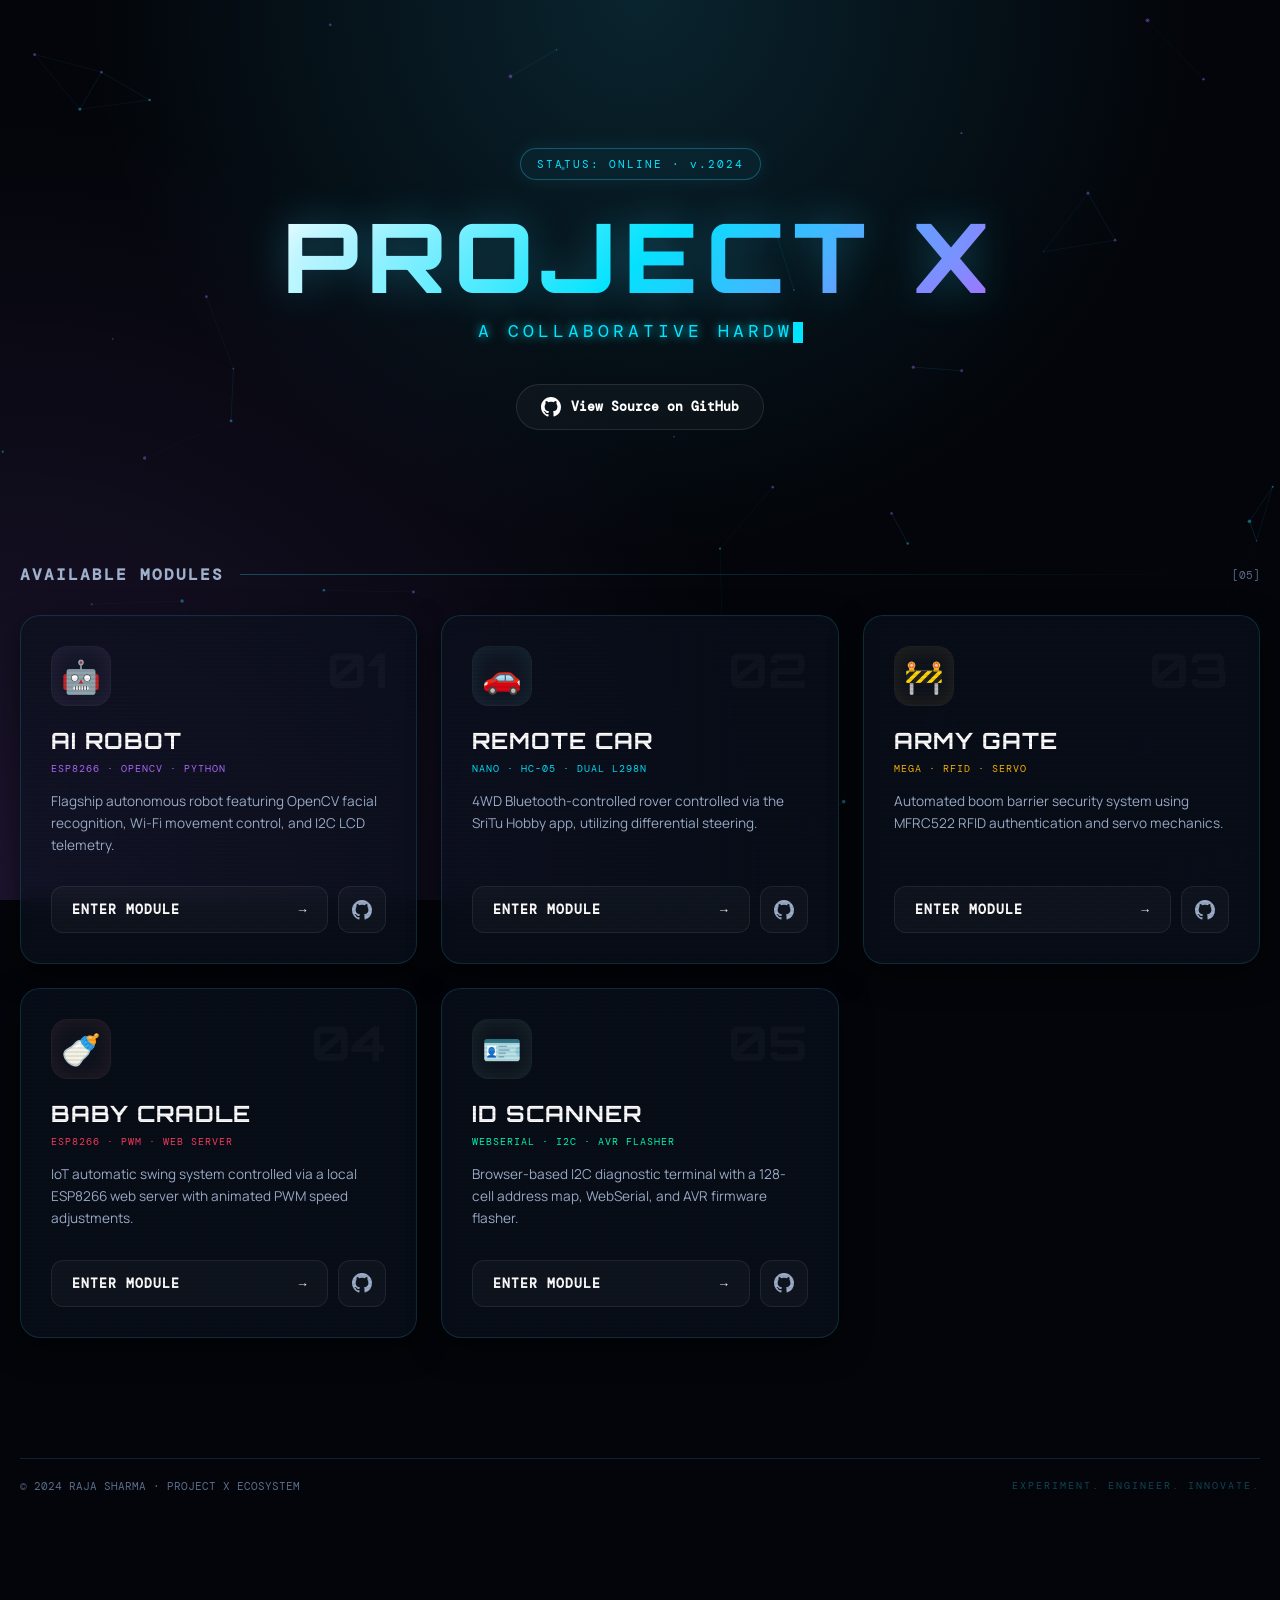
<file: index.html>
<!DOCTYPE html>
<html lang="en">
<head>
<!--
  ============================================================
  PROJECT X · MASTER LANDING PAGE (CYBERPUNK HUD)
  File: index.html
  Version: 3.0.0 · Build 2024.12
  Author: Raja Sharma (github.com/luciferofx)
  ============================================================
-->
<meta charset="UTF-8">
<meta name="viewport" content="width=device-width, initial-scale=1.0, viewport-fit=cover">
<meta name="theme-color" content="#05070d">
<title>PROJECT X · Master Portal</title>
<link rel="preconnect" href="https://fonts.googleapis.com">
<link rel="preconnect" href="https://fonts.gstatic.com" crossorigin>
<link href="https://fonts.googleapis.com/css2?family=DM+Mono:wght@400;500&family=Manrope:wght@400;500;600;700;800&family=Orbitron:wght@600;700;800&display=swap" rel="stylesheet">
<!-- Global CSS -->
<link rel="stylesheet" href="styles.css">

<style>
  /* =========================================================
     MASTER PORTAL CUSTOM STYLES
     ========================================================= */
  body {
    background-color: #03050a;
    background-image: 
      radial-gradient(circle at 50% 0%, rgba(47, 212, 255, 0.15) 0%, transparent 50%),
      radial-gradient(circle at 0% 100%, rgba(176, 106, 255, 0.15) 0%, transparent 50%);
    overflow-x: hidden;
  }

  /* Canvas Background */
  #bg-canvas {
    position: fixed;
    top: 0; left: 0;
    width: 100vw; height: 100vh;
    z-index: 0;
    pointer-events: none;
  }

  .shell {
    position: relative;
    z-index: 1; /* Above canvas */
    padding-top: 40px;
  }

  /* ===== HERO SECTION ===== */
  .hero {
    display: flex;
    flex-direction: column;
    align-items: center;
    justify-content: center;
    text-align: center;
    min-height: 50vh;
    position: relative;
  }

  .hero-title {
    font-family: var(--disp);
    font-size: clamp(3rem, 8vw, 6rem);
    font-weight: 800;
    letter-spacing: 8px;
    line-height: 1.1;
    background: linear-gradient(135deg, #fff 0%, var(--cyan) 50%, var(--violet) 100%);
    -webkit-background-clip: text;
    background-clip: text;
    -webkit-text-fill-color: transparent;
    text-shadow: 0 0 40px rgba(47,212,255,0.3);
    margin-bottom: 10px;
    position: relative;
  }

  /* Glitch Effect on Hover */
  .hero-title:hover {
    animation: glitch 0.3s infinite;
  }
  @keyframes glitch {
    0% { transform: translate(0) }
    20% { transform: translate(-2px, 2px) }
    40% { transform: translate(-2px, -2px) }
    60% { transform: translate(2px, 2px) }
    80% { transform: translate(2px, -2px) }
    100% { transform: translate(0) }
  }

  .hero-subtitle {
    font-family: var(--mono);
    font-size: clamp(0.8rem, 2vw, 1.1rem);
    color: var(--cyan);
    letter-spacing: 4px;
    text-transform: uppercase;
    margin-bottom: 30px;
    text-shadow: 0 0 10px var(--cyan);
    min-height: 24px; /* Prevents layout jump during typing */
  }

  /* Terminal Typing Effect */
  .cursor {
    display: inline-block;
    width: 10px;
    height: 1.2em;
    background-color: var(--cyan);
    vertical-align: middle;
    animation: blink 1s step-end infinite;
  }
  @keyframes blink { 50% { opacity: 0; } }

  /* GitHub Global Button */
  .gh-btn-global {
    display: inline-flex;
    align-items: center;
    gap: 10px;
    padding: 12px 24px;
    background: rgba(255,255,255,0.03);
    border: 1px solid rgba(255,255,255,0.1);
    border-radius: 99px;
    color: #fff;
    font-family: var(--mono);
    font-size: 0.8rem;
    font-weight: bold;
    text-decoration: none;
    transition: all 0.3s;
    margin-top: 10px;
  }
  .gh-btn-global:hover {
    background: rgba(255,255,255,0.1);
    border-color: var(--cyan);
    box-shadow: 0 0 20px rgba(47,212,255,0.2);
    transform: translateY(-2px);
  }

  /* ===== PORTAL GRID ===== */
  .section-heading {
    display: flex;
    align-items: center;
    gap: 16px;
    margin: 50px 0 30px;
  }
  .section-heading h2 {
    font-family: var(--mono);
    font-size: 1rem;
    color: var(--ink-dim);
    letter-spacing: 2px;
    text-transform: uppercase;
  }
  .section-heading .line {
    flex-grow: 1;
    height: 1px;
    background: linear-gradient(90deg, var(--line-hi), transparent);
  }

  .portal-grid {
    display: grid;
    grid-template-columns: repeat(auto-fit, minmax(320px, 1fr));
    gap: 24px;
    padding-bottom: 80px;
  }

  /* ===== 3D TILT CARDS ===== */
  .project-card {
    position: relative;
    background: rgba(13, 21, 34, 0.6);
    border: 1px solid var(--line);
    border-radius: 20px;
    padding: 30px;
    text-decoration: none;
    overflow: hidden;
    backdrop-filter: blur(10px);
    -webkit-backdrop-filter: blur(10px);
    transform-style: preserve-3d;
    transition: transform 0.1s ease, border-color 0.3s, box-shadow 0.3s;
    box-shadow: 0 10px 30px rgba(0,0,0,0.5);
    display: flex;
    flex-direction: column;
  }

  /* Card Hover glowing */
  .card-robot:hover { border-color: var(--violet); box-shadow: 0 20px 50px rgba(0,0,0,0.8), 0 0 40px rgba(176,106,255,0.15); }
  .card-remotecar:hover { border-color: var(--cyan); box-shadow: 0 20px 50px rgba(0,0,0,0.8), 0 0 40px rgba(47,212,255,0.15); }
  .card-armygate:hover { border-color: var(--amber); box-shadow: 0 20px 50px rgba(0,0,0,0.8), 0 0 40px rgba(255,183,0,0.15); }
  .card-cradle:hover { border-color: var(--rose); box-shadow: 0 20px 50px rgba(0,0,0,0.8), 0 0 40px rgba(255,93,115,0.15); }
  .card-idscanner:hover { border-color: var(--mint); box-shadow: 0 20px 50px rgba(0,0,0,0.8), 0 0 40px rgba(111,240,194,0.15); }

  /* Inner card elements translateZ for 3D effect */
  .card-content {
    transform: translateZ(30px);
    display: flex;
    flex-direction: column;
    height: 100%;
  }

  .card-header {
    display: flex;
    justify-content: space-between;
    align-items: flex-start;
    margin-bottom: 20px;
  }

  .icon-box {
    width: 60px; height: 60px;
    border-radius: 16px;
    display: grid; place-items: center;
    font-size: 2rem;
    background: rgba(255,255,255,0.03);
    border: 1px solid rgba(255,255,255,0.05);
    transition: transform 0.3s;
  }
  .project-card:hover .icon-box {
    transform: scale(1.1) rotate(5deg);
  }

  .card-number {
    font-family: var(--disp);
    font-size: 3rem;
    font-weight: 800;
    color: rgba(255,255,255,0.03);
    line-height: 1;
  }

  .project-title {
    font-family: var(--disp);
    font-size: 1.4rem;
    font-weight: 700;
    color: #fff;
    margin-bottom: 8px;
    letter-spacing: 1px;
  }

  .project-tags {
    font-family: var(--mono);
    font-size: 0.65rem;
    letter-spacing: 1px;
    margin-bottom: 16px;
    text-transform: uppercase;
  }
  .card-robot .project-tags { color: var(--violet); }
  .card-remotecar .project-tags { color: var(--cyan); }
  .card-armygate .project-tags { color: var(--amber); }
  .card-cradle .project-tags { color: var(--rose); }
  .card-idscanner .project-tags { color: var(--mint); }

  .project-desc {
    font-family: var(--sans);
    font-size: 0.85rem;
    color: var(--ink-dim);
    line-height: 1.6;
    margin-bottom: 30px;
    flex-grow: 1;
  }

  /* Button Group inside card */
  .card-actions {
    display: flex;
    gap: 10px;
    margin-top: auto;
  }

  .btn-enter {
    display: inline-flex;
    align-items: center;
    justify-content: space-between;
    flex-grow: 1;
    padding: 14px 20px;
    border-radius: 12px;
    font-family: var(--mono);
    font-size: 0.8rem;
    font-weight: bold;
    letter-spacing: 1px;
    background: rgba(255,255,255,0.03);
    border: 1px solid rgba(255,255,255,0.08);
    color: #fff;
    transition: all 0.3s;
    text-decoration: none;
  }
  .project-card:hover .btn-enter {
    background: rgba(255,255,255,0.1);
    border-color: rgba(255,255,255,0.2);
  }

  .btn-github {
    display: grid;
    place-items: center;
    width: 48px;
    border-radius: 12px;
    background: rgba(255,255,255,0.03);
    border: 1px solid rgba(255,255,255,0.08);
    color: var(--ink-dim);
    transition: all 0.3s;
    text-decoration: none;
  }
  .btn-github:hover {
    background: rgba(255,255,255,0.1);
    color: #fff;
    border-color: rgba(255,255,255,0.3);
  }
  .btn-github svg {
    width: 20px; height: 20px; fill: currentColor;
  }

  /* Scanline overlay for cyberpunk feel */
  .project-card::before {
    content: '';
    position: absolute; inset: 0;
    background: linear-gradient(rgba(18, 16, 16, 0) 50%, rgba(0, 0, 0, 0.25) 50%), linear-gradient(90deg, rgba(255, 0, 0, 0.06), rgba(0, 255, 0, 0.02), rgba(0, 0, 255, 0.06));
    background-size: 100% 4px, 3px 100%;
    pointer-events: none;
    opacity: 0.3;
    z-index: 10;
  }

  /* Mobile Responsive */
  @media(max-width: 600px) {
    .hero-title { letter-spacing: 4px; }
    .hero-subtitle { font-size: 0.7rem; letter-spacing: 2px; }
    .project-card { padding: 20px; }
    .card-number { font-size: 2rem; }
  }
</style>
</head>
<body>

<!-- Background Canvas for Particles -->
<canvas id="bg-canvas"></canvas>

<div class="shell">

  <div class="hero">
    <!-- Little system badge -->
    <div style="display: inline-block; padding: 8px 16px; border: 1px solid rgba(47,212,255,0.3); border-radius: 99px; background: rgba(47,212,255,0.05); font-family: var(--mono); font-size: 0.7rem; color: var(--cyan); margin-bottom: 24px; letter-spacing: 2px; box-shadow: 0 0 20px rgba(47,212,255,0.1);">
      STATUS: ONLINE · v.2024
    </div>
    
    <h1 class="hero-title">PROJECT X</h1>
    <div class="hero-subtitle"><span id="typing-text"></span><span class="cursor"></span></div>

    <!-- Global GitHub Button -->
    <a href="https://github.com/luciferofx/projectxweb" target="_blank" class="gh-btn-global">
      <svg viewBox="0 0 16 16" width="20" height="20" fill="currentColor"><path fill-rule="evenodd" d="M8 0C3.58 0 0 3.58 0 8c0 3.54 2.29 6.53 5.47 7.59.4.07.55-.17.55-.38 0-.19-.01-.82-.01-1.49-2.01.37-2.53-.49-2.69-.94-.09-.23-.48-.94-.82-1.13-.28-.15-.68-.52-.01-.53.63-.01 1.08.58 1.23.82.72 1.21 1.87.87 2.33.66.07-.52.28-.87.51-1.07-1.78-.2-3.64-.89-3.64-3.95 0-.87.31-1.59.82-2.15-.08-.2-.36-1.02.08-2.12 0 0 .67-.21 2.2.82.64-.18 1.32-.27 2-.27.68 0 1.36.09 2 .27 1.53-1.04 2.2-.82 2.2-.82.44 1.1.16 1.92.08 2.12.51.56.82 1.27.82 2.15 0 3.07-1.87 3.75-3.65 3.95.29.25.54.73.54 1.48 0 1.07-.01 1.93-.01 2.2 0 .21.15.46.55.38A8.013 8.013 0 0016 8c0-4.42-3.58-8-8-8z"></path></svg>
      View Source on GitHub
    </a>
  </div>

  <div class="section-heading">
    <h2>AVAILABLE MODULES</h2>
    <div class="line"></div>
    <span style="font-family: var(--mono); font-size: 0.7rem; color: var(--ink-faint);">[05]</span>
  </div>

  <!-- PORTAL GRID -->
  <div class="portal-grid">

    <!-- 01 · ROBOT -->
    <div class="project-card card-robot" onmousemove="tilt(event, this)" onmouseleave="resetTilt(this)">
      <div class="card-content">
        <div class="card-header">
          <div class="icon-box" style="color: var(--violet); box-shadow: inset 0 0 20px rgba(176,106,255,0.1);">🤖</div>
          <div class="card-number">01</div>
        </div>
        <div class="project-title">AI ROBOT</div>
        <div class="project-tags">ESP8266 · OPENCV · PYTHON</div>
        <div class="project-desc">Flagship autonomous robot featuring OpenCV facial recognition, Wi-Fi movement control, and I2C LCD telemetry.</div>
        
        <div class="card-actions">
          <a href="projects/projectx-robot/index.html" class="btn-enter">ENTER MODULE <span>→</span></a>
          <a href="https://github.com/luciferofx/projectxweb/tree/main/projects/projectx-robot" target="_blank" class="btn-github" title="Source Code">
            <svg viewBox="0 0 16 16"><path fill-rule="evenodd" d="M8 0C3.58 0 0 3.58 0 8c0 3.54 2.29 6.53 5.47 7.59.4.07.55-.17.55-.38 0-.19-.01-.82-.01-1.49-2.01.37-2.53-.49-2.69-.94-.09-.23-.48-.94-.82-1.13-.28-.15-.68-.52-.01-.53.63-.01 1.08.58 1.23.82.72 1.21 1.87.87 2.33.66.07-.52.28-.87.51-1.07-1.78-.2-3.64-.89-3.64-3.95 0-.87.31-1.59.82-2.15-.08-.2-.36-1.02.08-2.12 0 0 .67-.21 2.2.82.64-.18 1.32-.27 2-.27.68 0 1.36.09 2 .27 1.53-1.04 2.2-.82 2.2-.82.44 1.1.16 1.92.08 2.12.51.56.82 1.27.82 2.15 0 3.07-1.87 3.75-3.65 3.95.29.25.54.73.54 1.48 0 1.07-.01 1.93-.01 2.2 0 .21.15.46.55.38A8.013 8.013 0 0016 8c0-4.42-3.58-8-8-8z"></path></svg>
          </a>
        </div>
      </div>
    </div>

    <!-- 02 · REMOTE CAR -->
    <div class="project-card card-remotecar" onmousemove="tilt(event, this)" onmouseleave="resetTilt(this)">
      <div class="card-content">
        <div class="card-header">
          <div class="icon-box" style="color: var(--cyan); box-shadow: inset 0 0 20px rgba(47,212,255,0.1);">🚗</div>
          <div class="card-number">02</div>
        </div>
        <div class="project-title">REMOTE CAR</div>
        <div class="project-tags">NANO · HC-05 · DUAL L298N</div>
        <div class="project-desc">4WD Bluetooth-controlled rover controlled via the SriTu Hobby app, utilizing differential steering.</div>
        
        <div class="card-actions">
          <a href="projects/projectx-remotecar/index.html" class="btn-enter">ENTER MODULE <span>→</span></a>
          <a href="https://github.com/luciferofx/projectxweb/tree/main/projects/projectx-remotecar" target="_blank" class="btn-github" title="Source Code">
            <svg viewBox="0 0 16 16"><path fill-rule="evenodd" d="M8 0C3.58 0 0 3.58 0 8c0 3.54 2.29 6.53 5.47 7.59.4.07.55-.17.55-.38 0-.19-.01-.82-.01-1.49-2.01.37-2.53-.49-2.69-.94-.09-.23-.48-.94-.82-1.13-.28-.15-.68-.52-.01-.53.63-.01 1.08.58 1.23.82.72 1.21 1.87.87 2.33.66.07-.52.28-.87.51-1.07-1.78-.2-3.64-.89-3.64-3.95 0-.87.31-1.59.82-2.15-.08-.2-.36-1.02.08-2.12 0 0 .67-.21 2.2.82.64-.18 1.32-.27 2-.27.68 0 1.36.09 2 .27 1.53-1.04 2.2-.82 2.2-.82.44 1.1.16 1.92.08 2.12.51.56.82 1.27.82 2.15 0 3.07-1.87 3.75-3.65 3.95.29.25.54.73.54 1.48 0 1.07-.01 1.93-.01 2.2 0 .21.15.46.55.38A8.013 8.013 0 0016 8c0-4.42-3.58-8-8-8z"></path></svg>
          </a>
        </div>
      </div>
    </div>

    <!-- 03 · ARMY GATE -->
    <div class="project-card card-armygate" onmousemove="tilt(event, this)" onmouseleave="resetTilt(this)">
      <div class="card-content">
        <div class="card-header">
          <div class="icon-box" style="color: var(--amber); box-shadow: inset 0 0 20px rgba(255,183,0,0.1);">🚧</div>
          <div class="card-number">03</div>
        </div>
        <div class="project-title">ARMY GATE</div>
        <div class="project-tags">MEGA · RFID · SERVO</div>
        <div class="project-desc">Automated boom barrier security system using MFRC522 RFID authentication and servo mechanics.</div>
        
        <div class="card-actions">
          <a href="projects/projectx-army-gate/index.html" class="btn-enter">ENTER MODULE <span>→</span></a>
          <a href="https://github.com/luciferofx/projectxweb/tree/main/projects/projectx-army-gate" target="_blank" class="btn-github" title="Source Code">
            <svg viewBox="0 0 16 16"><path fill-rule="evenodd" d="M8 0C3.58 0 0 3.58 0 8c0 3.54 2.29 6.53 5.47 7.59.4.07.55-.17.55-.38 0-.19-.01-.82-.01-1.49-2.01.37-2.53-.49-2.69-.94-.09-.23-.48-.94-.82-1.13-.28-.15-.68-.52-.01-.53.63-.01 1.08.58 1.23.82.72 1.21 1.87.87 2.33.66.07-.52.28-.87.51-1.07-1.78-.2-3.64-.89-3.64-3.95 0-.87.31-1.59.82-2.15-.08-.2-.36-1.02.08-2.12 0 0 .67-.21 2.2.82.64-.18 1.32-.27 2-.27.68 0 1.36.09 2 .27 1.53-1.04 2.2-.82 2.2-.82.44 1.1.16 1.92.08 2.12.51.56.82 1.27.82 2.15 0 3.07-1.87 3.75-3.65 3.95.29.25.54.73.54 1.48 0 1.07-.01 1.93-.01 2.2 0 .21.15.46.55.38A8.013 8.013 0 0016 8c0-4.42-3.58-8-8-8z"></path></svg>
          </a>
        </div>
      </div>
    </div>

    <!-- 04 · BABY CRADLE -->
    <div class="project-card card-cradle" onmousemove="tilt(event, this)" onmouseleave="resetTilt(this)">
      <div class="card-content">
        <div class="card-header">
          <div class="icon-box" style="color: var(--rose); box-shadow: inset 0 0 20px rgba(255,93,115,0.1);">🍼</div>
          <div class="card-number">04</div>
        </div>
        <div class="project-title">BABY CRADLE</div>
        <div class="project-tags">ESP8266 · PWM · WEB SERVER</div>
        <div class="project-desc">IoT automatic swing system controlled via a local ESP8266 web server with animated PWM speed adjustments.</div>
        
        <div class="card-actions">
          <a href="projects/projectx-baby-cradle/index.html" class="btn-enter">ENTER MODULE <span>→</span></a>
          <a href="https://github.com/luciferofx/projectxweb/tree/main/projects/projectx-baby-cradle" target="_blank" class="btn-github" title="Source Code">
            <svg viewBox="0 0 16 16"><path fill-rule="evenodd" d="M8 0C3.58 0 0 3.58 0 8c0 3.54 2.29 6.53 5.47 7.59.4.07.55-.17.55-.38 0-.19-.01-.82-.01-1.49-2.01.37-2.53-.49-2.69-.94-.09-.23-.48-.94-.82-1.13-.28-.15-.68-.52-.01-.53.63-.01 1.08.58 1.23.82.72 1.21 1.87.87 2.33.66.07-.52.28-.87.51-1.07-1.78-.2-3.64-.89-3.64-3.95 0-.87.31-1.59.82-2.15-.08-.2-.36-1.02.08-2.12 0 0 .67-.21 2.2.82.64-.18 1.32-.27 2-.27.68 0 1.36.09 2 .27 1.53-1.04 2.2-.82 2.2-.82.44 1.1.16 1.92.08 2.12.51.56.82 1.27.82 2.15 0 3.07-1.87 3.75-3.65 3.95.29.25.54.73.54 1.48 0 1.07-.01 1.93-.01 2.2 0 .21.15.46.55.38A8.013 8.013 0 0016 8c0-4.42-3.58-8-8-8z"></path></svg>
          </a>
        </div>
      </div>
    </div>

    <!-- 05 · ID SCANNER -->
    <div class="project-card card-idscanner" onmousemove="tilt(event, this)" onmouseleave="resetTilt(this)">
      <div class="card-content">
        <div class="card-header">
          <div class="icon-box" style="color: var(--mint); box-shadow: inset 0 0 20px rgba(111,240,194,0.1);">🪪</div>
          <div class="card-number">05</div>
        </div>
        <div class="project-title">ID SCANNER</div>
        <div class="project-tags">WEBSERIAL · I2C · AVR FLASHER</div>
        <div class="project-desc">Browser-based I2C diagnostic terminal with a 128-cell address map, WebSerial, and AVR firmware flasher.</div>
        
        <div class="card-actions">
          <a href="projects/projectx-id-scanner/index.html" class="btn-enter">ENTER MODULE <span>→</span></a>
          <a href="https://github.com/luciferofx/projectxweb/tree/main/projects/projectx-id-scanner" target="_blank" class="btn-github" title="Source Code">
            <svg viewBox="0 0 16 16"><path fill-rule="evenodd" d="M8 0C3.58 0 0 3.58 0 8c0 3.54 2.29 6.53 5.47 7.59.4.07.55-.17.55-.38 0-.19-.01-.82-.01-1.49-2.01.37-2.53-.49-2.69-.94-.09-.23-.48-.94-.82-1.13-.28-.15-.68-.52-.01-.53.63-.01 1.08.58 1.23.82.72 1.21 1.87.87 2.33.66.07-.52.28-.87.51-1.07-1.78-.2-3.64-.89-3.64-3.95 0-.87.31-1.59.82-2.15-.08-.2-.36-1.02.08-2.12 0 0 .67-.21 2.2.82.64-.18 1.32-.27 2-.27.68 0 1.36.09 2 .27 1.53-1.04 2.2-.82 2.2-.82.44 1.1.16 1.92.08 2.12.51.56.82 1.27.82 2.15 0 3.07-1.87 3.75-3.65 3.95.29.25.54.73.54 1.48 0 1.07-.01 1.93-.01 2.2 0 .21.15.46.55.38A8.013 8.013 0 0016 8c0-4.42-3.58-8-8-8z"></path></svg>
          </a>
        </div>
      </div>
    </div>

  </div>

  <footer style="text-align: center; padding-top: 20px; border-top: 1px solid var(--line); padding-bottom: 40px;">
    <div style="font-family: var(--mono); font-size: 0.7rem; color: var(--ink-faint); margin-bottom: 8px;">
      © 2024 RAJA SHARMA · PROJECT X ECOSYSTEM
    </div>
    <div style="font-family: var(--mono); font-size: 0.65rem; color: var(--line-hi); letter-spacing: 2px;">
      EXPERIMENT. ENGINEER. INNOVATE.
    </div>
  </footer>

</div>

<script>
  /* =========================================================
     1. TYPING EFFECT FOR HERO SUBTITLE
     ========================================================= */
  const textToType = "A COLLABORATIVE HARDWARE & AI ECOSYSTEM";
  const typingElement = document.getElementById('typing-text');
  let typeIndex = 0;

  function typeWriter() {
    if (typeIndex < textToType.length) {
      typingElement.textContent += textToType.charAt(typeIndex);
      typeIndex++;
      setTimeout(typeWriter, 50); // Speed of typing
    }
  }
  // Start typing after a short delay
  setTimeout(typeWriter, 500);


  /* =========================================================
     2. 3D TILT EFFECT FOR CARDS
     ========================================================= */
  function tilt(e, card) {
    const rect = card.getBoundingClientRect();
    const x = e.clientX - rect.left;
    const y = e.clientY - rect.top;
    
    const centerX = rect.width / 2;
    const centerY = rect.height / 2;
    
    const rotateX = ((y - centerY) / centerY) * -10; // Max 10 degrees
    const rotateY = ((x - centerX) / centerX) * 10;
    
    card.style.transform = `perspective(1000px) rotateX(${rotateX}deg) rotateY(${rotateY}deg) scale3d(1.02, 1.02, 1.02)`;
  }

  function resetTilt(card) {
    card.style.transform = `perspective(1000px) rotateX(0) rotateY(0) scale3d(1, 1, 1)`;
  }


  /* =========================================================
     3. INTERACTIVE PARTICLE CANVAS BACKGROUND
     ========================================================= */
  const canvas = document.getElementById('bg-canvas');
  const ctx = canvas.getContext('2d');
  let width, height;

  function resizeCanvas() {
    width = canvas.width = window.innerWidth;
    height = canvas.height = window.innerHeight;
  }
  window.addEventListener('resize', resizeCanvas);
  resizeCanvas();

  const particles = [];
  const numParticles = 60;

  for (let i = 0; i < numParticles; i++) {
    particles.push({
      x: Math.random() * width,
      y: Math.random() * height,
      vx: (Math.random() - 0.5) * 0.5,
      vy: (Math.random() - 0.5) * 0.5,
      radius: Math.random() * 1.5 + 0.5,
      color: Math.random() > 0.5 ? 'rgba(47, 212, 255, 0.4)' : 'rgba(176, 106, 255, 0.4)'
    });
  }

  function drawParticles() {
    ctx.clearRect(0, 0, width, height);
    
    // Draw lines between close particles
    for (let i = 0; i < numParticles; i++) {
      for (let j = i + 1; j < numParticles; j++) {
        const dx = particles[i].x - particles[j].x;
        const dy = particles[i].y - particles[j].y;
        const dist = Math.sqrt(dx*dx + dy*dy);
        
        if (dist < 120) {
          ctx.beginPath();
          ctx.strokeStyle = `rgba(47, 212, 255, ${0.15 - dist/800})`;
          ctx.lineWidth = 1;
          ctx.moveTo(particles[i].x, particles[i].y);
          ctx.lineTo(particles[j].x, particles[j].y);
          ctx.stroke();
        }
      }
    }

    // Draw dots
    particles.forEach(p => {
      ctx.beginPath();
      ctx.arc(p.x, p.y, p.radius, 0, Math.PI * 2);
      ctx.fillStyle = p.color;
      ctx.fill();

      // Move particle
      p.x += p.vx;
      p.y += p.vy;

      // Bounce off edges
      if (p.x < 0 || p.x > width) p.vx *= -1;
      if (p.y < 0 || p.y > height) p.vy *= -1;
    });

    requestAnimationFrame(drawParticles);
  }
  
  drawParticles();
</script>
</body>
</html>
</file>
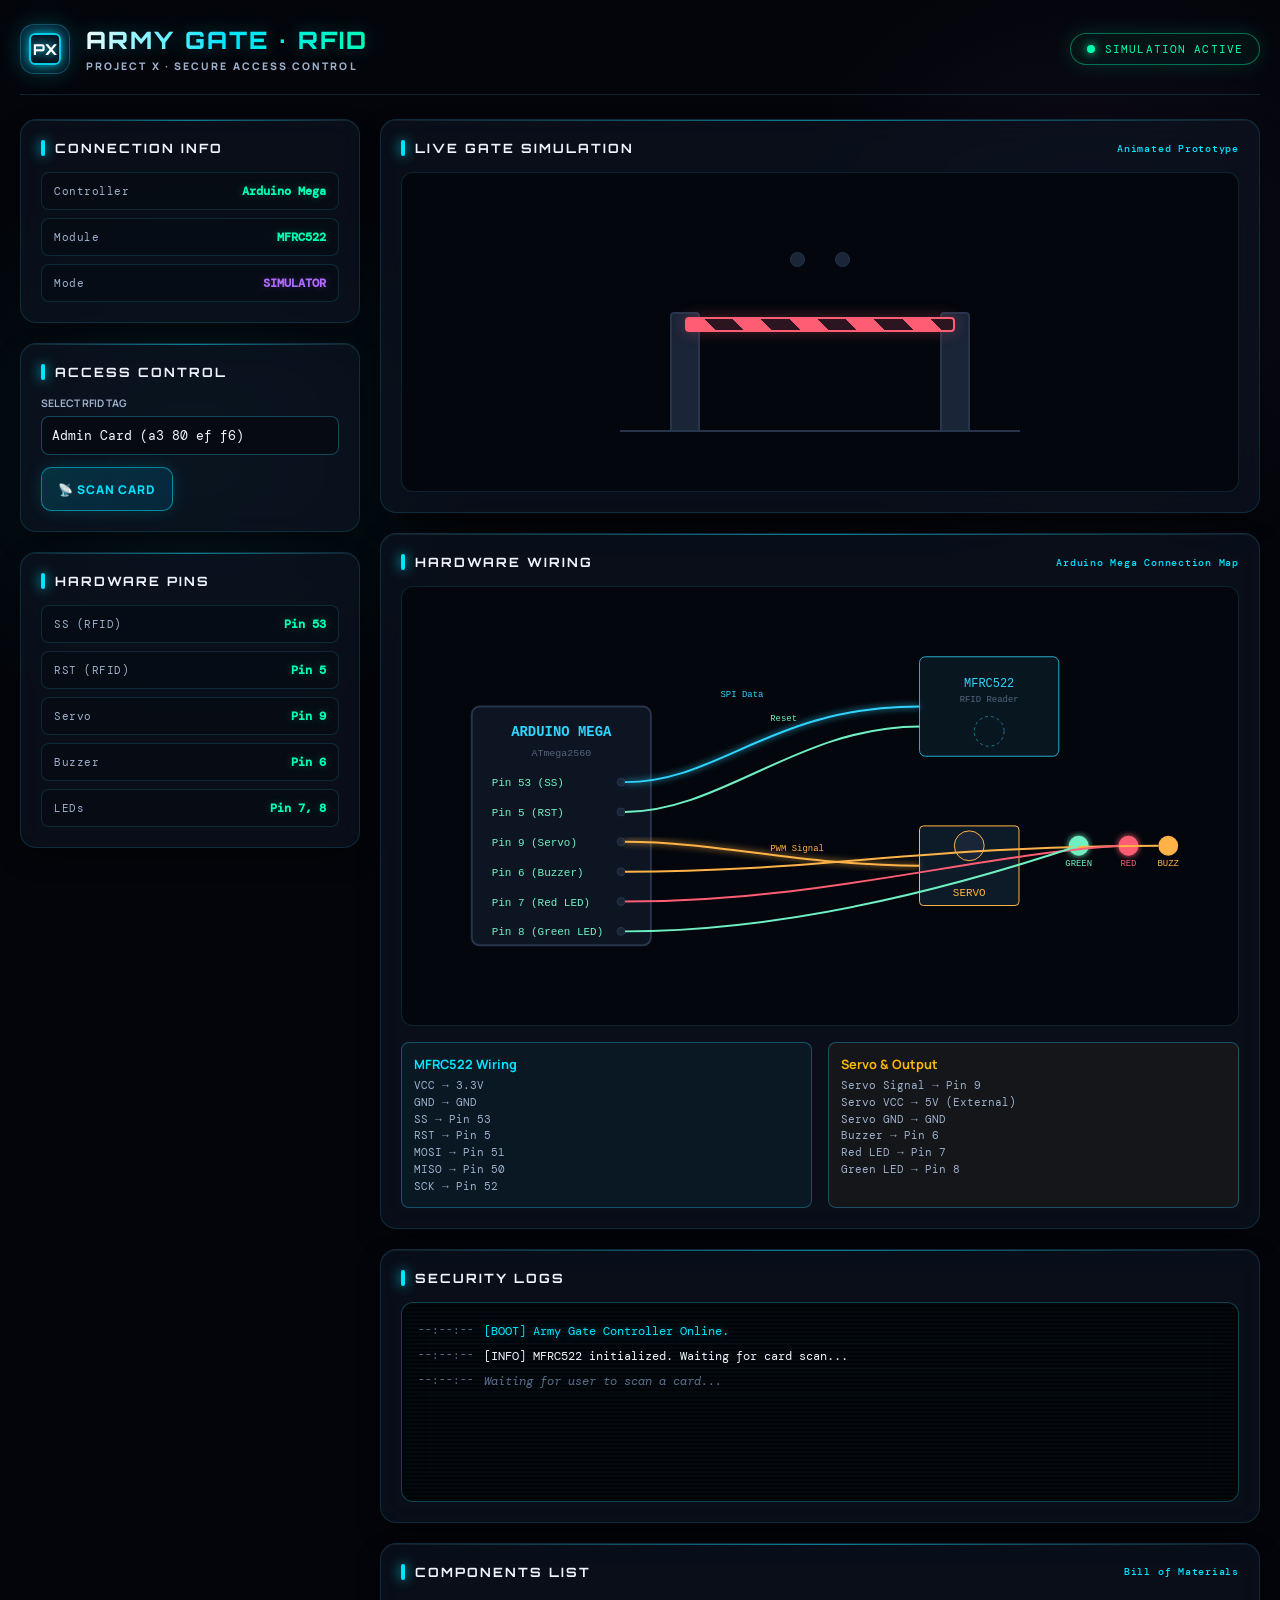
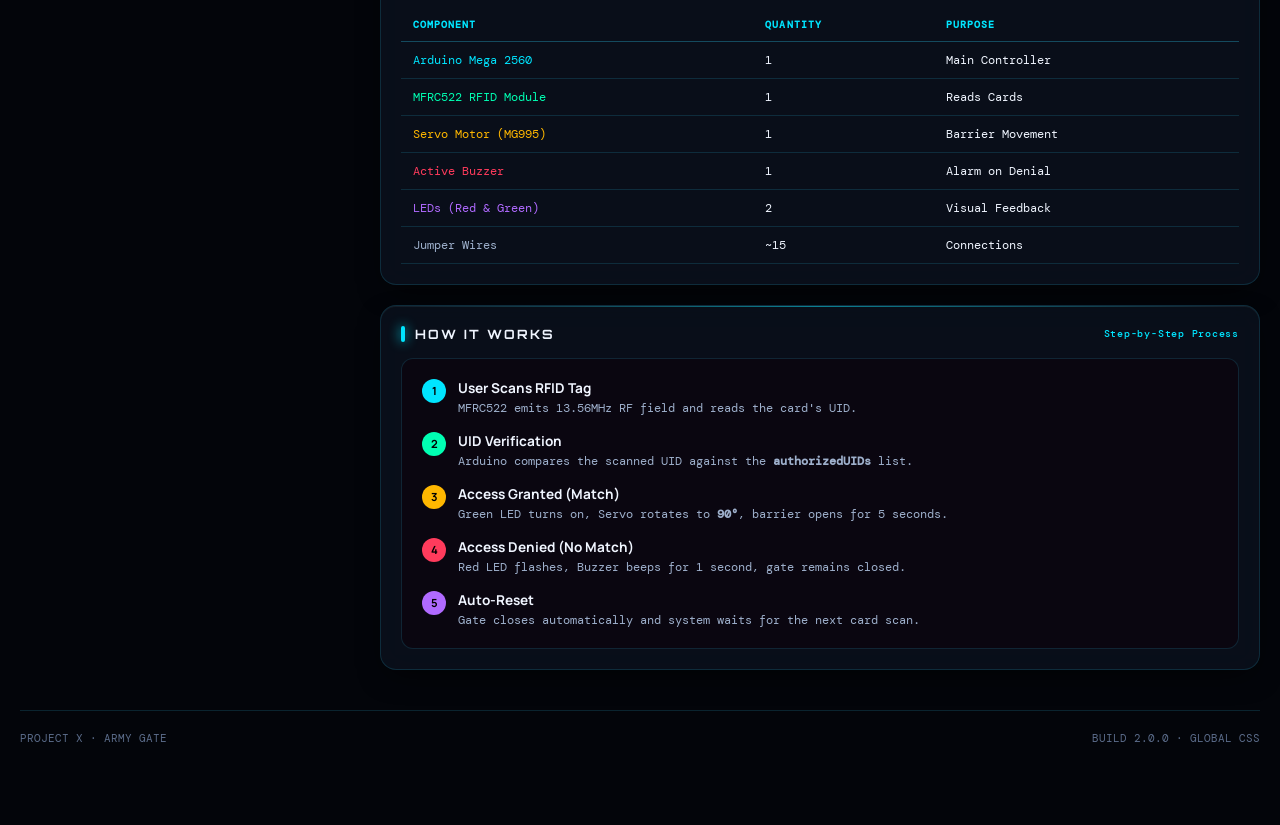
<file: projects/projectx-army-gate/index.html>
<!DOCTYPE html>
<html lang="en">
<head>
<!--
  ============================================================
  PROJECT X · ARMY GATE (RFID DASHBOARD)
  File: index.html
  Version: 2.0.0 · Build 2024.12
  Author: Raja Sharma (github.com/luciferofx)

  Note: 100% Global CSS (styles.css). No local styles.
  ============================================================
-->
<meta charset="UTF-8">
<meta name="viewport" content="width=device-width, initial-scale=1.0, viewport-fit=cover">
<meta name="theme-color" content="#05070d">
<meta name="description" content="Project X · RFID Army Gate Controller">
<title>Project X — Army Gate Dashboard</title>
<link rel="preconnect" href="https://fonts.googleapis.com">
<link rel="preconnect" href="https://fonts.gstatic.com" crossorigin>
<link href="https://fonts.googleapis.com/css2?family=DM+Mono:wght@400;500&family=Manrope:wght@400;500;600;700;800&family=Orbitron:wght@600;700;800&display=swap" rel="stylesheet">
<!-- Global CSS -->
<link rel="stylesheet" href="../../styles.css">
</head>
<body>
<div class="shell">

  <!-- ===== TOPBAR ===== -->
  <div class="topbar">
    <div class="brand">
      <div class="mark"><b>PX</b></div>
      <div>
        <h1>ARMY GATE · RFID</h1>
        <p>Project X · Secure Access Control</p>
      </div>
    </div>
    <div class="status-pill live" id="connPill"><span class="led"></span><span id="connText">SIMULATION ACTIVE</span></div>
  </div>

  <div class="cols">
    <!-- ===== SIDEBAR ===== -->
    <div>
      <section class="card">
        <h3>Connection Info</h3>
        <div class="statuslist">
          <div class="srow"><span class="k">Controller</span><span class="v">Arduino Mega</span></div>
          <div class="srow"><span class="k">Module</span><span class="v">MFRC522</span></div>
          <div class="srow"><span class="k">Mode</span><span class="v pur">SIMULATOR</span></div>
        </div>
      </section>

      <section class="card">
        <h3>Access Control</h3>
        <div style="margin-bottom: 12px;">
          <label style="font-size:0.65rem; text-transform:uppercase; color:var(--ink-dim); font-weight:700; display:block; margin-bottom:6px;">Select RFID Tag</label>
          <select id="cardSelect" style="width:100%; padding:10px; background:#060a13; color:var(--ink); border:1px solid var(--line-hi); border-radius:8px; font-family:var(--mono); font-size:0.8rem; outline:none;">
            <option value="a3 80 ef f6">Admin Card (a3 80 ef f6)</option>
            <option value="8 d3 c4 3">Officer Card (8 d3 c4 3)</option>
            <option value="73 90 f2 2f">Commander Card (73 90 f2 2f)</option>
            <option value="ff ff ff ff">Unknown Card (ff ff ff ff)</option>
          </select>
        </div>
        <button class="primary" id="scanBtn" onclick="simulateScan()">📡 SCAN CARD</button>
      </section>

      <section class="card">
        <h3>Hardware Pins</h3>
        <div class="statuslist">
          <div class="srow"><span class="k">SS (RFID)</span><span class="v">Pin 53</span></div>
          <div class="srow"><span class="k">RST (RFID)</span><span class="v">Pin 5</span></div>
          <div class="srow"><span class="k">Servo</span><span class="v">Pin 9</span></div>
          <div class="srow"><span class="k">Buzzer</span><span class="v">Pin 6</span></div>
          <div class="srow"><span class="k">LEDs</span><span class="v">Pin 7, 8</span></div>
        </div>
      </section>
    </div>

    <!-- ===== MAIN CONTENT ===== -->
    <div class="main-col">
      
      <!-- LIVE SIMULATION MODEL -->
      <section class="card">
        <h3>Live Gate Simulation <small>Animated Prototype</small></h3>
        
        <div style="height: 320px; display: flex; justify-content: center; align-items: center; background: #03060c; border: 1px solid var(--line); border-radius: 12px; margin-top: 16px; position: relative; overflow: hidden;">
          
          <!-- 3D Gate Visualizer -->
          <div style="position: relative; width: 400px; height: 200px;">
            <!-- Gate Post (Left) -->
            <div style="position: absolute; bottom: 0; left: 50px; width: 30px; height: 120px; background: #1a2537; border: 2px solid #26344c; border-radius: 4px 4px 0 0;"></div>
            <!-- Gate Post (Right) -->
            <div style="position: absolute; bottom: 0; right: 50px; width: 30px; height: 120px; background: #1a2537; border: 2px solid #26344c; border-radius: 4px 4px 0 0;"></div>
            
            <!-- The Boom Barrier -->
            <div id="gateArm" style="position: absolute; bottom: 100px; left: 65px; width: 270px; height: 15px; background: repeating-linear-gradient(45deg, #ff5d73, #ff5d73 20px, #2a1520 20px, #2a1520 40px); border: 2px solid #ff5d73; border-radius: 4px; transform-origin: left center; transition: transform 0.8s ease-in-out; box-shadow: 0 0 15px rgba(255,93,115,0.3); z-index: 2;"></div>
            
            <!-- Status Indicators -->
            <div style="position: absolute; top: 20px; left: 0; width: 100%; display: flex; justify-content: center; gap: 30px;">
              <div id="ledGreen" style="width: 15px; height: 15px; border-radius: 50%; background: #1a2537; border: 1px solid #26344c; transition: all 0.3s;"></div>
              <div id="ledRed" style="width: 15px; height: 15px; border-radius: 50%; background: #1a2537; border: 1px solid #26344c; transition: all 0.3s;"></div>
            </div>
            
            <!-- Ground Line -->
            <div style="position: absolute; bottom: 0; left: 0; width: 100%; height: 2px; background: #26344c;"></div>
          </div>

        </div>
      </section>

      <!-- NEW: VISUAL WIRING DIAGRAM -->
      <section class="card">
        <h3>Hardware Wiring <small>Arduino Mega Connection Map</small></h3>
        <div style="background: #03060c; border: 1px solid var(--line); border-radius: 12px; padding: 20px; margin-top: 16px; display: grid; place-items: center; overflow-x: auto;">
          
          <svg viewBox="0 0 800 400" style="width: 100%; min-width: 600px; height: auto;">
            <defs>
              <filter id="glow" x="-20%" y="-20%" width="140%" height="140%">
                <feGaussianBlur stdDeviation="3" result="blur"/>
                <feMerge><feMergeNode in="blur"/><feMergeNode in="SourceGraphic"/></feMerge>
              </filter>
            </defs>

            <!-- Arduino Board -->
            <rect x="50" y="100" width="180" height="240" rx="8" fill="#0d1522" stroke="#26344c" stroke-width="2"/>
            <text x="140" y="130" text-anchor="middle" font-family="monospace" font-size="14" font-weight="bold" fill="#2fd4ff">ARDUINO MEGA</text>
            <text x="140" y="150" text-anchor="middle" font-family="monospace" font-size="10" fill="#54647e">ATmega2560</text>
            
            <!-- Arduino Pins -->
            <g font-family="monospace" font-size="11" fill="#6ff0c2">
              <text x="70" y="180">Pin 53 (SS)</text>
              <text x="70" y="210">Pin 5 (RST)</text>
              <text x="70" y="240">Pin 9 (Servo)</text>
              <text x="70" y="270">Pin 6 (Buzzer)</text>
              <text x="70" y="300">Pin 7 (Red LED)</text>
              <text x="70" y="330">Pin 8 (Green LED)</text>
            </g>
            <g fill="#2fd4ff">
              <circle cx="200" cy="176" r="4" fill="#1a2537" stroke="#26344c"/>
              <circle cx="200" cy="206" r="4" fill="#1a2537" stroke="#26344c"/>
              <circle cx="200" cy="236" r="4" fill="#1a2537" stroke="#26344c"/>
              <circle cx="200" cy="266" r="4" fill="#1a2537" stroke="#26344c"/>
              <circle cx="200" cy="296" r="4" fill="#1a2537" stroke="#26344c"/>
              <circle cx="200" cy="326" r="4" fill="#1a2537" stroke="#26344c"/>
            </g>

            <!-- MFRC522 Module (Top Right) -->
            <rect x="500" y="50" width="140" height="100" rx="6" fill="#0a1a26" stroke="#2fd4ff" opacity="0.8"/>
            <text x="570" y="80" text-anchor="middle" font-family="monospace" font-size="12" fill="#2fd4ff">MFRC522</text>
            <text x="570" y="95" text-anchor="middle" font-family="monospace" font-size="9" fill="#54647e">RFID Reader</text>
            <circle cx="570" cy="125" r="15" fill="none" stroke="#2fd4ff" stroke-dasharray="3 3" opacity="0.5"/>

            <!-- Servo (Bottom Right) -->
            <rect x="500" y="220" width="100" height="80" rx="4" fill="#0d1a28" stroke="#ffb347"/>
            <circle cx="550" cy="240" r="15" fill="#1a2537" stroke="#ffb347"/>
            <text x="550" y="290" text-anchor="middle" font-family="monospace" font-size="11" fill="#ffb347">SERVO</text>

            <!-- LEDs & Buzzer (Bottom Right) -->
            <g transform="translate(640, 220)">
              <circle cx="20" cy="20" r="10" fill="#6ff0c2" filter="url(#glow)"/>
              <text x="20" y="40" text-anchor="middle" font-family="monospace" font-size="9" fill="#6ff0c2">GREEN</text>
              
              <circle cx="70" cy="20" r="10" fill="#ff5d73" filter="url(#glow)"/>
              <text x="70" y="40" text-anchor="middle" font-family="monospace" font-size="9" fill="#ff5d73">RED</text>
              
              <circle cx="110" cy="20" r="10" fill="#ffb347"/>
              <text x="110" y="40" text-anchor="middle" font-family="monospace" font-size="9" fill="#ffb347">BUZZ</text>
            </g>

            <!-- Wires -->
            <!-- SS (Pin 53) to MFRC522 -->
            <path d="M 204 176 C 300 176, 350 100, 500 100" stroke="#2fd4ff" stroke-width="2" fill="none" filter="url(#glow)"/>
            <!-- RST (Pin 5) to MFRC522 -->
            <path d="M 204 206 C 300 206, 380 120, 500 120" stroke="#6ff0c2" stroke-width="2" fill="none"/>
            
            <!-- Servo (Pin 9) -->
            <path d="M 204 236 C 300 236, 380 260, 500 260" stroke="#ffb347" stroke-width="2" fill="none" filter="url(#glow)"/>
            
            <!-- Buzzer (Pin 6) -->
            <path d="M 204 266 C 400 266, 500 240, 740 240" stroke="#ffb347" stroke-width="2" fill="none"/>
            
            <!-- Red LED (Pin 7) -->
            <path d="M 204 296 C 400 296, 550 250, 700 240" stroke="#ff5d73" stroke-width="2" fill="none"/>
            
            <!-- Green LED (Pin 8) -->
            <path d="M 204 326 C 400 326, 600 260, 660 240" stroke="#6ff0c2" stroke-width="2" fill="none"/>

            <!-- Labels -->
            <text x="300" y="90" font-family="monospace" font-size="9" fill="#2fd4ff">SPI Data</text>
            <text x="350" y="115" font-family="monospace" font-size="9" fill="#6ff0c2">Reset</text>
            <text x="350" y="245" font-family="monospace" font-size="9" fill="#ffb347">PWM Signal</text>
          </svg>
        </div>
        
        <div style="margin-top: 16px; display: grid; grid-template-columns: 1fr 1fr; gap: 16px;">
          <div style="background: rgba(47,212,255,0.05); border: 1px solid var(--line-hi); border-radius: 8px; padding: 12px;">
            <div style="font-family: var(--sans); font-weight: 700; font-size: 0.8rem; color: var(--cyan); margin-bottom: 4px;">MFRC522 Wiring</div>
            <div style="font-family: var(--mono); font-size: 0.7rem; color: var(--ink-dim); line-height: 1.5;">
              VCC → 3.3V<br>
              GND → GND<br>
              SS → Pin 53<br>
              RST → Pin 5<br>
              MOSI → Pin 51<br>
              MISO → Pin 50<br>
              SCK → Pin 52
            </div>
          </div>
          <div style="background: rgba(255,179,71,0.05); border: 1px solid var(--line-hi); border-radius: 8px; padding: 12px;">
            <div style="font-family: var(--sans); font-weight: 700; font-size: 0.8rem; color: var(--amber); margin-bottom: 4px;">Servo & Output</div>
            <div style="font-family: var(--mono); font-size: 0.7rem; color: var(--ink-dim); line-height: 1.5;">
              Servo Signal → Pin 9<br>
              Servo VCC → 5V (External)<br>
              Servo GND → GND<br>
              Buzzer → Pin 6<br>
              Red LED → Pin 7<br>
              Green LED → Pin 8
            </div>
          </div>
        </div>
      </section>

      <!-- SYSTEM LOGS -->
      <section class="card">
        <h3>Security Logs</h3>
        <div class="con" id="con" style="height: 200px; margin-top: 12px;">
          <div class="ln sys"><span class="ts">--:--:--</span><span class="msg">[BOOT] Army Gate Controller Online.</span></div>
          <div class="ln info"><span class="ts">--:--:--</span><span class="msg">[INFO] MFRC522 initialized. Waiting for card scan...</span></div>
          <div class="ln placeholder"><span class="ts">--:--:--</span><span class="msg">Waiting for user to scan a card...</span></div>
        </div>
      </section>

      <!-- COMPONENTS LIST -->
      <section class="card">
        <h3>Components List <small>Bill of Materials</small></h3>
        <div class="tscroll">
          <table style="margin-top: 12px;">
            <thead>
              <tr><th>Component</th><th>Quantity</th><th>Purpose</th></tr>
            </thead>
            <tbody>
              <tr><td style="color:var(--cyan)">Arduino Mega 2560</td><td>1</td><td>Main Controller</td></tr>
              <tr><td style="color:var(--mint)">MFRC522 RFID Module</td><td>1</td><td>Reads Cards</td></tr>
              <tr><td style="color:var(--amber)">Servo Motor (MG995)</td><td>1</td><td>Barrier Movement</td></tr>
              <tr><td style="color:var(--rose)">Active Buzzer</td><td>1</td><td>Alarm on Denial</td></tr>
              <tr><td style="color:var(--violet)">LEDs (Red & Green)</td><td>2</td><td>Visual Feedback</td></tr>
              <tr><td style="color:var(--ink-dim)">Jumper Wires</td><td>~15</td><td>Connections</td></tr>
            </tbody>
          </table>
        </div>
      </section>

      <!-- HOW IT WORKS -->
      <section class="card">
        <h3>How It Works <small>Step-by-Step Process</small></h3>
        <div style="background: #0a0610; border: 1px solid var(--line); border-radius: 12px; padding: 20px; margin-top: 16px;">
          <div style="display: flex; flex-direction: column; gap: 16px;">
            
            <div style="display: flex; gap: 12px;">
              <div style="width: 24px; height: 24px; border-radius: 50%; background: var(--cyan); color: #000; display: grid; place-items: center; font-weight: bold; font-size: 0.7rem; flex-shrink: 0;">1</div>
              <div>
                <div style="font-family: var(--sans); font-weight: 700; font-size: 0.85rem; color: var(--ink);">User Scans RFID Tag</div>
                <div style="font-family: var(--mono); font-size: 0.72rem; color: var(--ink-dim); margin-top: 4px;">MFRC522 emits 13.56MHz RF field and reads the card's UID.</div>
              </div>
            </div>

            <div style="display: flex; gap: 12px;">
              <div style="width: 24px; height: 24px; border-radius: 50%; background: var(--mint); color: #000; display: grid; place-items: center; font-weight: bold; font-size: 0.7rem; flex-shrink: 0;">2</div>
              <div>
                <div style="font-family: var(--sans); font-weight: 700; font-size: 0.85rem; color: var(--ink);">UID Verification</div>
                <div style="font-family: var(--mono); font-size: 0.72rem; color: var(--ink-dim); margin-top: 4px;">Arduino compares the scanned UID against the <b>authorizedUIDs</b> list.</div>
              </div>
            </div>

            <div style="display: flex; gap: 12px;">
              <div style="width: 24px; height: 24px; border-radius: 50%; background: var(--amber); color: #000; display: grid; place-items: center; font-weight: bold; font-size: 0.7rem; flex-shrink: 0;">3</div>
              <div>
                <div style="font-family: var(--sans); font-weight: 700; font-size: 0.85rem; color: var(--ink);">Access Granted (Match)</div>
                <div style="font-family: var(--mono); font-size: 0.72rem; color: var(--ink-dim); margin-top: 4px;">Green LED turns on, Servo rotates to <b>90°</b>, barrier opens for 5 seconds.</div>
              </div>
            </div>

            <div style="display: flex; gap: 12px;">
              <div style="width: 24px; height: 24px; border-radius: 50%; background: var(--rose); color: #000; display: grid; place-items: center; font-weight: bold; font-size: 0.7rem; flex-shrink: 0;">4</div>
              <div>
                <div style="font-family: var(--sans); font-weight: 700; font-size: 0.85rem; color: var(--ink);">Access Denied (No Match)</div>
                <div style="font-family: var(--mono); font-size: 0.72rem; color: var(--ink-dim); margin-top: 4px;">Red LED flashes, Buzzer beeps for 1 second, gate remains closed.</div>
              </div>
            </div>

            <div style="display: flex; gap: 12px;">
              <div style="width: 24px; height: 24px; border-radius: 50%; background: var(--violet); color: #000; display: grid; place-items: center; font-weight: bold; font-size: 0.7rem; flex-shrink: 0;">5</div>
              <div>
                <div style="font-family: var(--sans); font-weight: 700; font-size: 0.85rem; color: var(--ink);">Auto-Reset</div>
                <div style="font-family: var(--mono); font-size: 0.72rem; color: var(--ink-dim); margin-top: 4px;">Gate closes automatically and system waits for the next card scan.</div>
              </div>
            </div>

          </div>
        </div>
      </section>

    </div>
  </div>

  <footer>
    <span>PROJECT X · ARMY GATE</span>
    <span>BUILD 2.0.0 · GLOBAL CSS</span>
  </footer>
</div>

<script>
  const gateArm = document.getElementById('gateArm');
  const ledGreen = document.getElementById('ledGreen');
  const ledRed = document.getElementById('ledRed');
  const con = document.getElementById('con');
  const scanBtn = document.getElementById('scanBtn');

  const authorizedCards = ["a3 80 ef f6", "8 d3 c4 3", "73 90 f2 2f"];

  function log(msg, type='info') {
    const ph = con.querySelector('.ln.placeholder');
    if(ph) ph.remove();
    const ln = document.createElement('div');
    ln.className = 'ln ' + type;
    const d = new Date();
    const time = `${String(d.getHours()).padStart(2,'0')}:${String(d.getMinutes()).padStart(2,'0')}:${String(d.getSeconds()).padStart(2,'0')}`;
    const ts = document.createElement('span'); ts.className = 'ts'; ts.textContent = time;
    const body = document.createElement('span'); body.className = 'msg'; body.innerHTML = msg;
    ln.appendChild(ts); ln.appendChild(body); con.appendChild(ln);
    con.scrollTop = con.scrollHeight;
    if(con.querySelectorAll('.ln').length > 100) con.firstElementChild.remove();
  }

  function simulateScan() {
    const selectedCard = document.getElementById('cardSelect').value;
    scanBtn.disabled = true;
    log(`TX: Scanning RFID tag [${selectedCard}]...`, 'sys');

    setTimeout(() => {
      log(`Card UID: ${selectedCard}`, 'info');

      if (authorizedCards.includes(selectedCard)) {
        // GRANTED
        log(`✅ Access Granted!`, 'ok');
        ledGreen.style.background = 'var(--mint)';
        ledGreen.style.boxShadow = '0 0 15px var(--mint)';
        ledRed.style.background = '#1a2537';
        ledRed.style.boxShadow = 'none';
        
        gateArm.style.transform = 'rotate(-90deg)'; // Open gate
        log(`Motor rotating to 90° (Gate Open)`, 'info');

        setTimeout(() => {
          gateArm.style.transform = 'rotate(0deg)'; // Close gate
          ledGreen.style.background = '#1a2537';
          ledGreen.style.boxShadow = 'none';
          log(`Gate Closed.`, 'info');
          log(`Waiting for next card...`, 'sys');
          scanBtn.disabled = false;
        }, 3000);

      } else {
        // DENIED
        log(`❌ Access Denied!`, 'err');
        ledRed.style.background = 'var(--rose)';
        ledRed.style.boxShadow = '0 0 15px var(--rose)';
        ledGreen.style.background = '#1a2537';
        ledGreen.style.boxShadow = 'none';

        log(`Buzzer sounding...`, 'warn');

        setTimeout(() => {
          ledRed.style.background = '#1a2537';
          ledRed.style.boxShadow = 'none';
          log(`Alarm silenced. Waiting for next card...`, 'sys');
          scanBtn.disabled = false;
        }, 1500);
      }
    }, 800);
  }
</script>
</body>
</html>
</file>
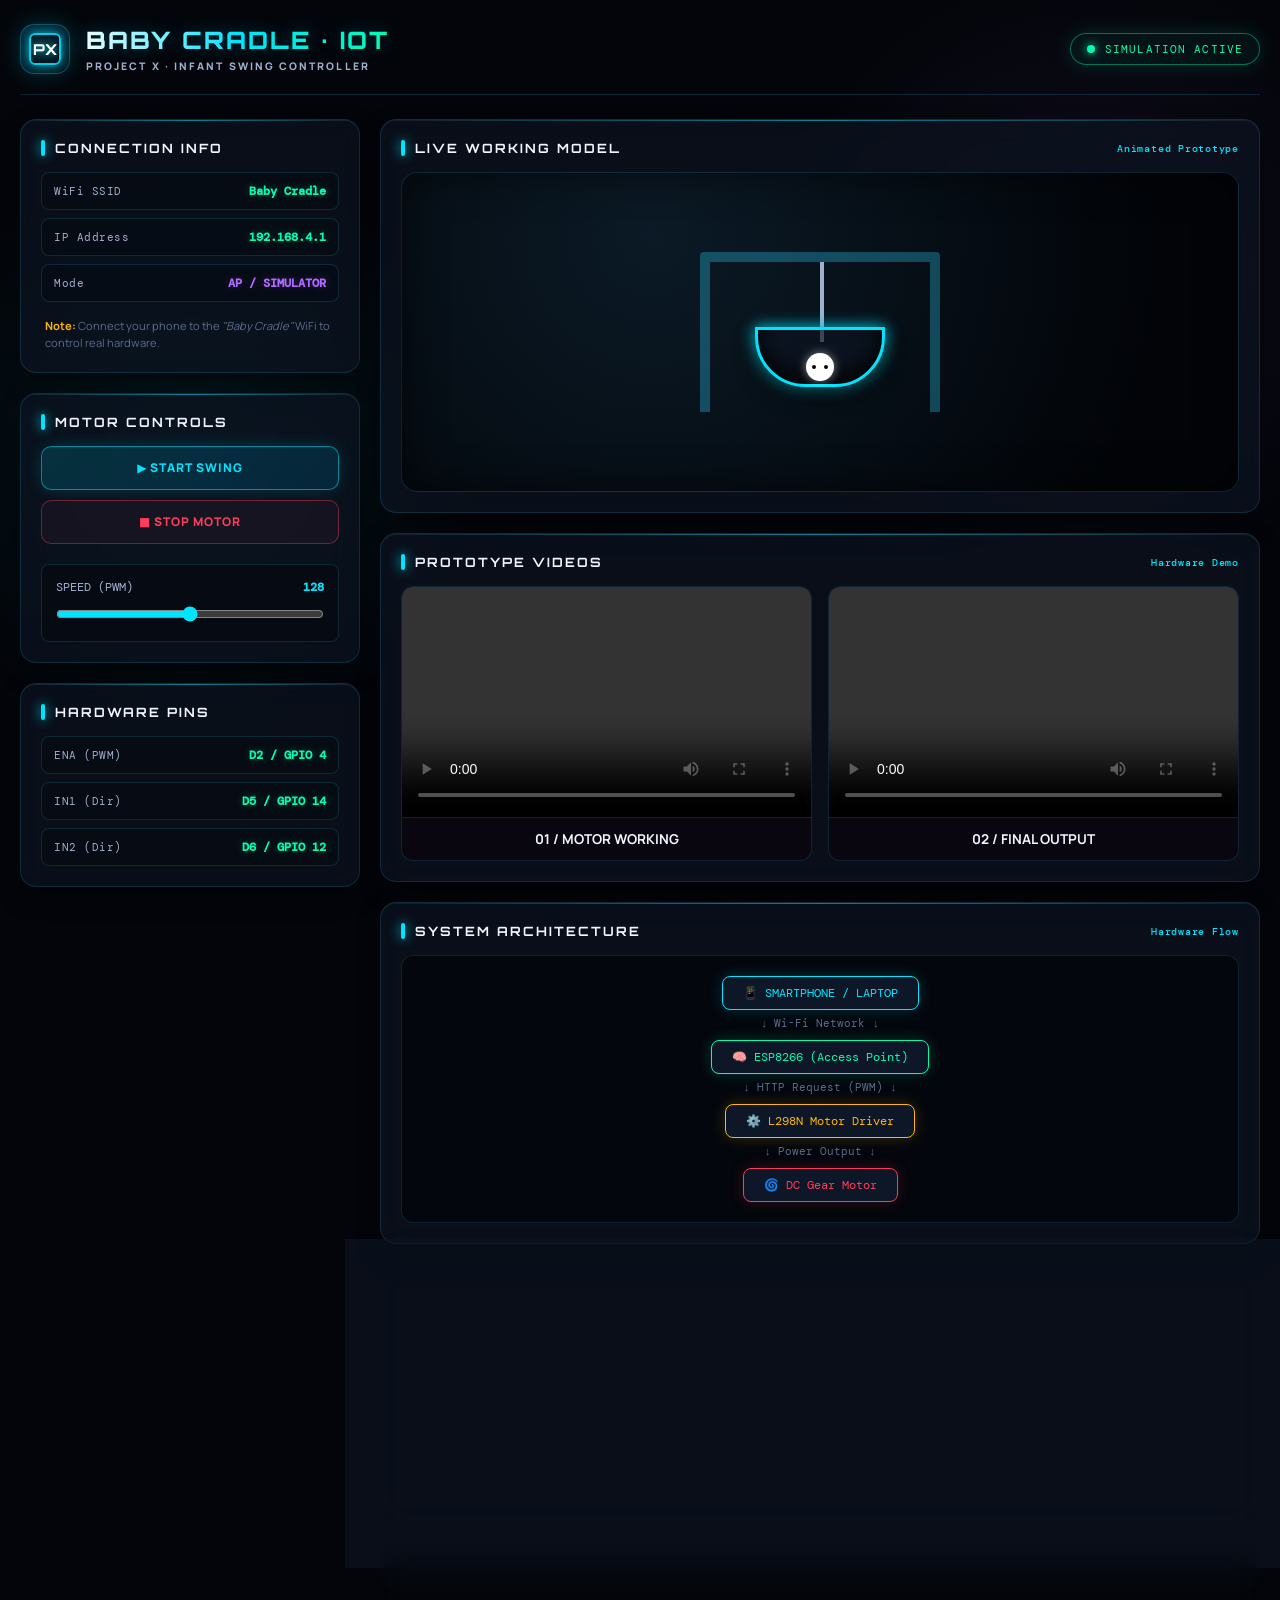
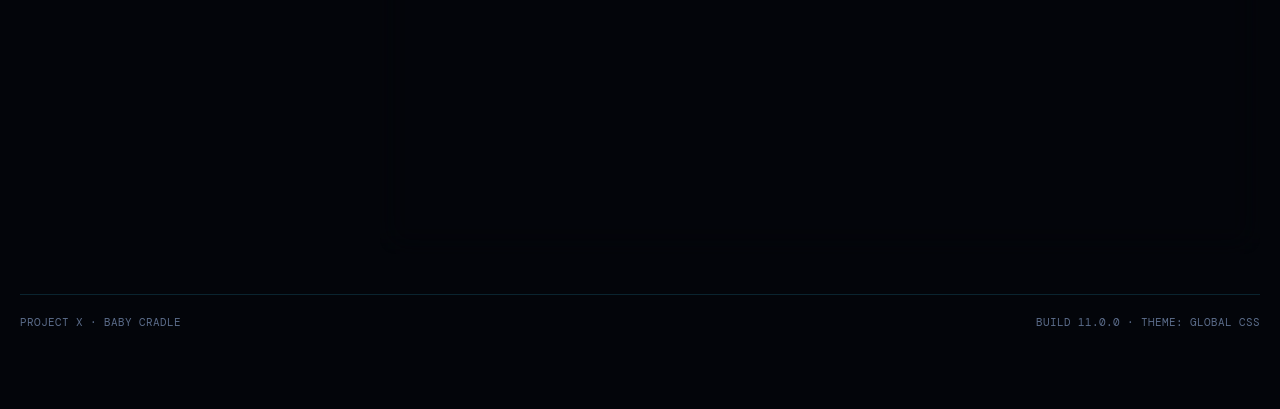
<file: projects/projectx-baby-cradle/index.html>
<!DOCTYPE html>
<html lang="en">
<head>
<!--
  ============================================================
  PROJECT X · BABY CRADLE (IoT DASHBOARD)
  File: index.html
  Version: 11.0.0 · Build 2024.12
  Author: Raja Sharma (github.com/luciferofx)

  Note: 100% Global CSS (styles.css). Removed fake system logs.
  ============================================================
-->
<meta charset="UTF-8">
<meta name="viewport" content="width=device-width, initial-scale=1.0, viewport-fit=cover">
<meta name="theme-color" content="#05070d">
<meta name="description" content="Project X · IoT Baby Cradle Swing Controller">
<title>Project X — Baby Cradle Dashboard</title>
<link rel="preconnect" href="https://fonts.googleapis.com">
<link rel="preconnect" href="https://fonts.gstatic.com" crossorigin>
<link href="https://fonts.googleapis.com/css2?family=DM+Mono:wght@400;500&family=Manrope:wght@400;500;600;700;800&family=Orbitron:wght@600;700;800&display=swap" rel="stylesheet">
<!-- Global CSS -->
<link rel="stylesheet" href="../../styles.css">
</head>
<body>
<div class="shell">

  <!-- ===== TOPBAR ===== -->
  <div class="topbar">
    <div class="brand">
      <div class="mark"><b>PX</b></div>
      <div>
        <h1>BABY CRADLE · IOT</h1>
        <p>Project X · Infant Swing Controller</p>
      </div>
    </div>
    <div class="status-pill live" id="connPill"><span class="led"></span><span id="connText">SIMULATION ACTIVE</span></div>
  </div>

  <div class="cols">
    <!-- ===== SIDEBAR ===== -->
    <div>
      <section class="card">
        <h3>Connection Info</h3>
        <div class="statuslist">
          <div class="srow"><span class="k">WiFi SSID</span><span class="v">Baby Cradle</span></div>
          <div class="srow"><span class="k">IP Address</span><span class="v">192.168.4.1</span></div>
          <div class="srow"><span class="k">Mode</span><span class="v pur">AP / SIMULATOR</span></div>
        </div>
        <div style="margin-top:16px; font-size:0.7rem; color:var(--ink-faint); line-height:1.5; padding: 0 4px;">
          <b style="color:var(--amber)">Note:</b> Connect your phone to the <i>"Baby Cradle"</i> WiFi to control real hardware.
        </div>
      </section>

      <section class="card">
        <h3>Motor Controls</h3>
        <div class="btnstack">
          <button class="primary" id="startBtn" onclick="simulateCmd('/forward', 'Moving Forward')">▶ START SWING</button>
          <button class="danger" id="stopBtn" onclick="simulateCmd('/stop', 'Stopped')">■ STOP MOTOR</button>
        </div>
        
        <div style="margin-top: 20px; background: #060a13; border: 1px solid var(--line); padding: 14px; border-radius: 8px;">
          <div style="display:flex; justify-content:space-between; font-family:var(--mono); font-size:0.75rem; color:var(--ink-dim); margin-bottom:10px;">
            <span>SPEED (PWM)</span>
            <span id="sliderVal" style="color:var(--cyan); font-weight:bold">128</span>
          </div>
          <input type="range" min="0" max="255" value="128" id="speedSlider" oninput="updateSpeed(this.value)" style="width:100%; accent-color:var(--cyan);">
        </div>
      </section>

      <section class="card">
        <h3>Hardware Pins</h3>
        <div class="statuslist">
          <div class="srow"><span class="k">ENA (PWM)</span><span class="v">D2 / GPIO 4</span></div>
          <div class="srow"><span class="k">IN1 (Dir)</span><span class="v">D5 / GPIO 14</span></div>
          <div class="srow"><span class="k">IN2 (Dir)</span><span class="v">D6 / GPIO 12</span></div>
        </div>
      </section>
    </div>

    <!-- ===== MAIN CONTENT ===== -->
    <div class="main-col">
      
      <!-- LIVE ANIMATION -->
      <section class="card">
        <h3>Live Working Model <small>Animated Prototype</small></h3>
        <div class="demo-stage" style="height: 320px; display: grid; place-items: center;">
          
          <div style="position:relative; width:240px; height:160px; border-top:10px solid var(--line-hi); border-radius:4px 4px 0 0;">
            <div style="position:absolute; top:0; left:0; width:10px; height:100%; background:var(--line-hi);"></div>
            <div style="position:absolute; top:0; right:0; width:10px; height:100%; background:var(--line-hi);"></div>
            
            <div id="swingArm" style="position:absolute; top:0; left:50%; width:4px; height:80px; background:var(--ink-dim); transform-origin:top center; transition:transform 0.05s linear; display:flex; justify-content:center;">
              
              <div style="position:absolute; bottom:-45px; left:-65px; width:130px; height:60px; background:var(--card); border:3px solid var(--cyan); border-radius:0 0 50px 50px; display:flex; justify-content:center; align-items:center; box-shadow:0 10px 20px rgba(0,0,0,0.6), inset 0 -10px 20px rgba(0,0,0,0.8), 0 0 15px var(--cyan);">
                <div style="width:28px; height:28px; background:#fff; border-radius:50%; position:relative; top:10px; box-shadow:0 0 10px rgba(255,255,255,0.5);">
                  <div style="position:absolute; top:12px; left:6px; width:4px; height:4px; border-radius:50%; background:var(--bg);"></div>
                  <div style="position:absolute; top:12px; right:6px; width:4px; height:4px; border-radius:50%; background:var(--bg);"></div>
                </div>
              </div>

            </div>
          </div>

        </div>
      </section>

      <!-- VIDEOS -->
      <section class="card">
        <h3>Prototype Videos <small>Hardware Demo</small></h3>
        <div style="display: grid; grid-template-columns: 1fr 1fr; gap: 16px; margin-top: 16px;">
          
          <div style="background: #0a0610; border: 1px solid var(--line); border-radius: 12px; overflow: hidden;">
            <video src="assets/images/baby cradle motor work.mp4" controls preload="metadata" style="width: 100%; aspect-ratio: 16/9; object-fit: cover; background: #000; display: block;"></video>
            <div style="padding: 12px; font-family: var(--sans); font-weight: 700; font-size: 0.85rem; color: var(--ink); text-align: center; border-top: 1px solid var(--line);">01 / MOTOR WORKING</div>
          </div>

          <div style="background: #0a0610; border: 1px solid var(--line); border-radius: 12px; overflow: hidden;">
            <video src="assets/images/final-output-of-babycradle.mp4" controls preload="metadata" style="width: 100%; aspect-ratio: 16/9; object-fit: cover; background: #000; display: block;"></video>
            <div style="padding: 12px; font-family: var(--sans); font-weight: 700; font-size: 0.85rem; color: var(--ink); text-align: center; border-top: 1px solid var(--line);">02 / FINAL OUTPUT</div>
          </div>

        </div>
      </section>

      <!-- SYSTEM ARCHITECTURE -->
      <section class="card">
        <h3>System Architecture <small>Hardware Flow</small></h3>
        
        <div style="background: #03060c; border: 1px solid var(--line); border-radius: 12px; padding: 20px; margin-top: 16px;">
          
          <!-- Layer 1 -->
          <div style="text-align: center; margin-bottom: 10px;">
            <div style="display: inline-block; background: var(--card-hi); border: 1px solid var(--cyan); border-radius: 8px; padding: 8px 20px; color: var(--cyan); font-family: var(--mono); font-size: 0.75rem; box-shadow: 0 0 15px rgba(0,229,255,0.2);">
              📱 SMARTPHONE / LAPTOP
            </div>
            <div style="font-family: var(--mono); font-size: 0.7rem; color: var(--ink-faint); margin: 6px 0;">↓ Wi-Fi Network ↓</div>
          </div>

          <!-- Layer 2 -->
          <div style="text-align: center; margin-bottom: 10px;">
            <div style="display: inline-block; background: var(--card-hi); border: 1px solid var(--mint); border-radius: 8px; padding: 8px 20px; color: var(--mint); font-family: var(--mono); font-size: 0.75rem; box-shadow: 0 0 15px rgba(0,255,179,0.2);">
              🧠 ESP8266 (Access Point)
            </div>
            <div style="font-family: var(--mono); font-size: 0.7rem; color: var(--ink-faint); margin: 6px 0;">↓ HTTP Request (PWM) ↓</div>
          </div>

          <!-- Layer 3 -->
          <div style="text-align: center; margin-bottom: 10px;">
            <div style="display: inline-block; background: var(--card-hi); border: 1px solid var(--amber); border-radius: 8px; padding: 8px 20px; color: var(--amber); font-family: var(--mono); font-size: 0.75rem; box-shadow: 0 0 15px rgba(255,183,0,0.2);">
              ⚙️ L298N Motor Driver
            </div>
            <div style="font-family: var(--mono); font-size: 0.7rem; color: var(--ink-faint); margin: 6px 0;">↓ Power Output ↓</div>
          </div>

          <!-- Layer 4 -->
          <div style="text-align: center;">
            <div style="display: inline-block; background: var(--card-hi); border: 1px solid var(--rose); border-radius: 8px; padding: 8px 20px; color: var(--rose); font-family: var(--mono); font-size: 0.75rem; box-shadow: 0 0 15px rgba(255,59,92,0.2);">
              🌀 DC Gear Motor
            </div>
          </div>

        </div>
      </section>

      <!-- COMPONENTS & WIRING -->
      <section class="card">
        <h3>Components & Wiring <small>Hardware Map</small></h3>
        
        <div style="display: grid; grid-template-columns: 1fr 1fr; gap: 16px; margin-top: 16px;">
          
          <!-- Components List -->
          <div style="background: #0a0610; border: 1px solid var(--line); border-radius: 12px; padding: 16px;">
            <h4 style="font-family: var(--mono); font-size: 0.7rem; color: var(--ink-dim); text-transform: uppercase; margin-bottom: 12px; border-bottom: 1px solid var(--line); padding-bottom: 8px;">Component List</h4>
            <ul style="list-style: none; padding: 0; margin: 0; display: flex; flex-direction: column; gap: 10px;">
              <li style="display: flex; align-items: center; gap: 10px; font-family: var(--mono); font-size: 0.72rem; color: var(--ink);">
                <span style="width: 8px; height: 8px; border-radius: 50%; background: var(--cyan);"></span> ESP8266 NodeMCU
              </li>
              <li style="display: flex; align-items: center; gap: 10px; font-family: var(--mono); font-size: 0.72rem; color: var(--ink);">
                <span style="width: 8px; height: 8px; border-radius: 50%; background: var(--mint);"></span> L298N Motor Driver
              </li>
              <li style="display: flex; align-items: center; gap: 10px; font-family: var(--mono); font-size: 0.72rem; color: var(--ink);">
                <span style="width: 8px; height: 8px; border-radius: 50%; background: var(--amber);"></span> DC Gear Motor
              </li>
              <li style="display: flex; align-items: center; gap: 10px; font-family: var(--mono); font-size: 0.72rem; color: var(--ink);">
                <span style="width: 8px; height: 8px; border-radius: 50%; background: var(--rose);"></span> 12V Battery / Supply
              </li>
              <li style="display: flex; align-items: center; gap: 10px; font-family: var(--mono); font-size: 0.72rem; color: var(--ink);">
                <span style="width: 8px; height: 8px; border-radius: 50%; background: var(--violet);"></span> Jumper Wires
              </li>
            </ul>
          </div>

          <!-- Wiring Map -->
          <div style="background: #0a0610; border: 1px solid var(--line); border-radius: 12px; padding: 16px;">
            <h4 style="font-family: var(--mono); font-size: 0.7rem; color: var(--ink-dim); text-transform: uppercase; margin-bottom: 12px; border-bottom: 1px solid var(--line); padding-bottom: 8px;">Wiring Map (ESP → L298N)</h4>
            <div style="display: flex; flex-direction: column; gap: 8px;">
              <div style="display: flex; justify-content: space-between; font-family: var(--mono); font-size: 0.72rem;">
                <span style="color: var(--cyan);">D2 (PWM)</span>
                <span style="color: var(--ink-faint);">→</span>
                <span style="color: var(--mint);">ENA</span>
              </div>
              <div style="display: flex; justify-content: space-between; font-family: var(--mono); font-size: 0.72rem;">
                <span style="color: var(--cyan);">D5 (Dir)</span>
                <span style="color: var(--ink-faint);">→</span>
                <span style="color: var(--mint);">IN1</span>
              </div>
              <div style="display: flex; justify-content: space-between; font-family: var(--mono); font-size: 0.72rem;">
                <span style="color: var(--cyan);">D6 (Dir)</span>
                <span style="color: var(--ink-faint);">→</span>
                <span style="color: var(--mint);">IN2</span>
              </div>
              <div style="display: flex; justify-content: space-between; font-family: var(--mono); font-size: 0.72rem;">
                <span style="color: var(--cyan);">GND</span>
                <span style="color: var(--ink-faint);">→</span>
                <span style="color: var(--mint);">GND</span>
              </div>
              <div style="display: flex; justify-content: space-between; font-family: var(--mono); font-size: 0.72rem;">
                <span style="color: var(--cyan);">VIN (5V)</span>
                <span style="color: var(--ink-faint);">→</span>
                <span style="color: var(--mint);">5V</span>
              </div>
            </div>
          </div>

        </div>
      </section>

      <!-- NEW: HOW IT WORKS & SAFETY (Replaced System Logs) -->
      <section class="card">
        <h3>How It Works <small>Step-by-Step</small></h3>
        
        <div style="background: #0a0610; border: 1px solid var(--line); border-radius: 12px; padding: 20px;">
          <div style="display: flex; flex-direction: column; gap: 16px;">
            
            <div style="display: flex; gap: 12px;">
              <div style="width: 24px; height: 24px; border-radius: 50%; background: var(--cyan); color: #000; display: grid; place-items: center; font-weight: bold; font-size: 0.7rem; flex-shrink: 0;">1</div>
              <div>
                <div style="font-family: var(--sans); font-weight: 700; font-size: 0.85rem; color: var(--ink);">Connect to Wi-Fi</div>
                <div style="font-family: var(--mono); font-size: 0.72rem; color: var(--ink-dim); margin-top: 4px;">Open your phone's Wi-Fi settings and connect to <b style="color:var(--mint)">"Baby Cradle"</b>.</div>
              </div>
            </div>

            <div style="display: flex; gap: 12px;">
              <div style="width: 24px; height: 24px; border-radius: 50%; background: var(--mint); color: #000; display: grid; place-items: center; font-weight: bold; font-size: 0.7rem; flex-shrink: 0;">2</div>
              <div>
                <div style="font-family: var(--sans); font-weight: 700; font-size: 0.85rem; color: var(--ink);">Open the Dashboard</div>
                <div style="font-family: var(--mono); font-size: 0.72rem; color: var(--ink-dim); margin-top: 4px;">Open your browser and go to <b style="color:var(--cyan)">http://192.168.4.1</b>.</div>
              </div>
            </div>

            <div style="display: flex; gap: 12px;">
              <div style="width: 24px; height: 24px; border-radius: 50%; background: var(--amber); color: #000; display: grid; place-items: center; font-weight: bold; font-size: 0.7rem; flex-shrink: 0;">3</div>
              <div>
                <div style="font-family: var(--sans); font-weight: 700; font-size: 0.85rem; color: var(--ink);">Control the Motor</div>
                <div style="font-family: var(--mono); font-size: 0.72rem; color: var(--ink-dim); margin-top: 4px;">Use the <b style="color:var(--mint)">START</b> / <b style="color:var(--rose)">STOP</b> buttons and adjust the PWM slider to control the swing speed.</div>
              </div>
            </div>

            <div style="display: flex; gap: 12px;">
              <div style="width: 24px; height: 24px; border-radius: 50%; background: var(--rose); color: #000; display: grid; place-items: center; font-weight: bold; font-size: 0.7rem; flex-shrink: 0;">⚠</div>
              <div>
                <div style="font-family: var(--sans); font-weight: 700; font-size: 0.85rem; color: var(--rose);">Safety Warning</div>
                <div style="font-family: var(--mono); font-size: 0.72rem; color: var(--ink-dim); margin-top: 4px;">This is an <b style="color:var(--rose)">educational prototype</b>, not a certified infant-care device. Never use it with a real baby.</div>
              </div>
            </div>

          </div>
        </div>
      </section>

    </div>
  </div>

  <footer>
    <span>PROJECT X · BABY CRADLE</span>
    <span>BUILD 11.0.0 · THEME: GLOBAL CSS</span>
  </footer>
</div>

<script>
  /* ============================================================
     SIMULATOR ENGINE
     ============================================================ */
  let isSwinging = false;
  let currentSpeed = 128;
  let currentAngle = 0;

  const swingArm = document.getElementById('swingArm');
  const btnStart = document.getElementById('startBtn');
  const btnStop = document.getElementById('stopBtn');

  function animateCradle() {
    if(isSwinging) {
      const amplitude = 25 * (currentSpeed / 255); 
      currentAngle = amplitude * Math.sin(Date.now() / 450);
      swingArm.style.transform = `rotate(${currentAngle}deg)`;
    } else {
      if(Math.abs(currentAngle) > 0.1) {
        currentAngle *= 0.85;
        swingArm.style.transform = `rotate(${currentAngle}deg)`;
      } else {
        currentAngle = 0;
        swingArm.style.transform = `rotate(0deg)`;
      }
    }
    requestAnimationFrame(animateCradle);
  }
  requestAnimationFrame(animateCradle);

  // Minimal console log fallback (hidden, but needed if user calls simulateCmd)
  function simulateCmd(path, statusMsg) {
    if(path === '/forward') {
      isSwinging = true;
      btnStart.classList.add('active');
      btnStop.classList.remove('active');
    } else if(path === '/stop') {
      isSwinging = false;
      btnStart.classList.remove('active');
      btnStop.classList.add('active');
    }
    // No visible log now, just action
  }

  let speedTimeout = null;
  function updateSpeed(val) {
    currentSpeed = parseInt(val);
    document.getElementById('sliderVal').textContent = currentSpeed;
  }

  // Init
  updateSpeed(128);
  btnStop.classList.add('active'); 
</script>
</body>
</html>
</file>
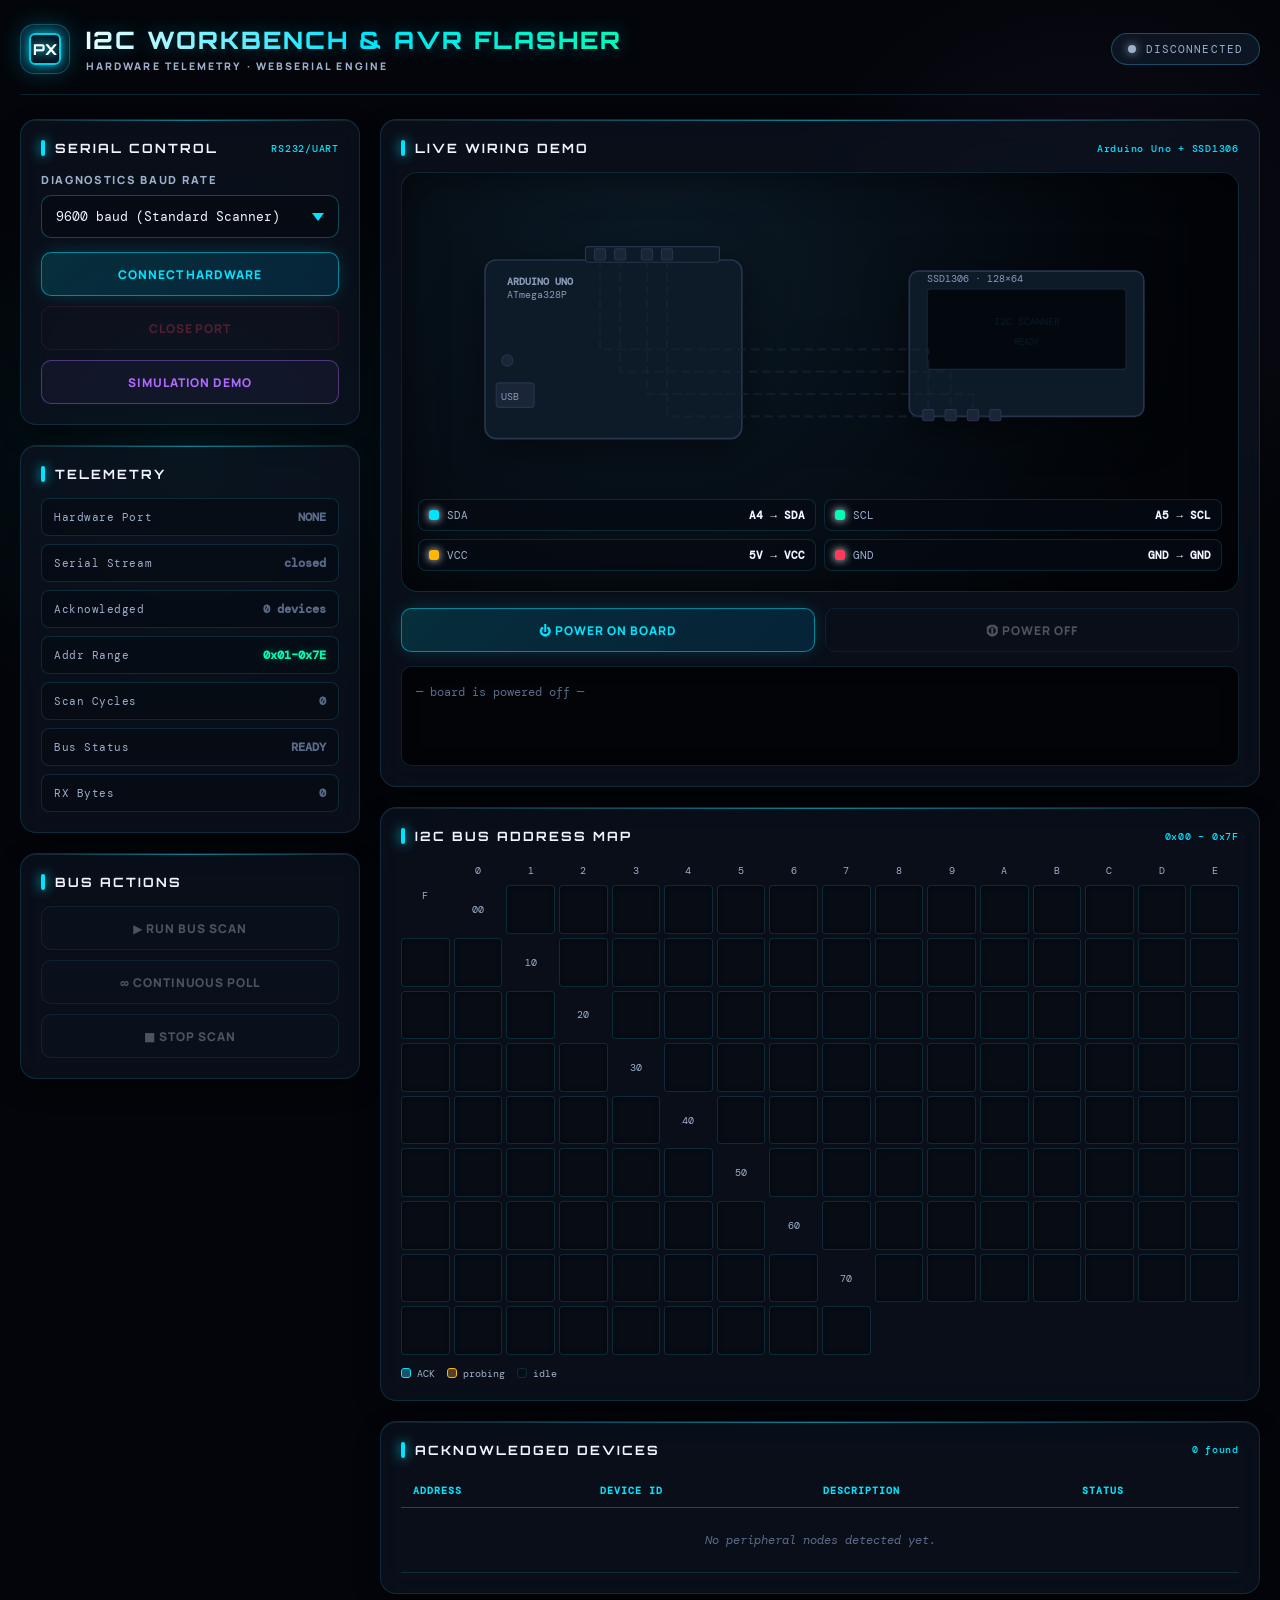
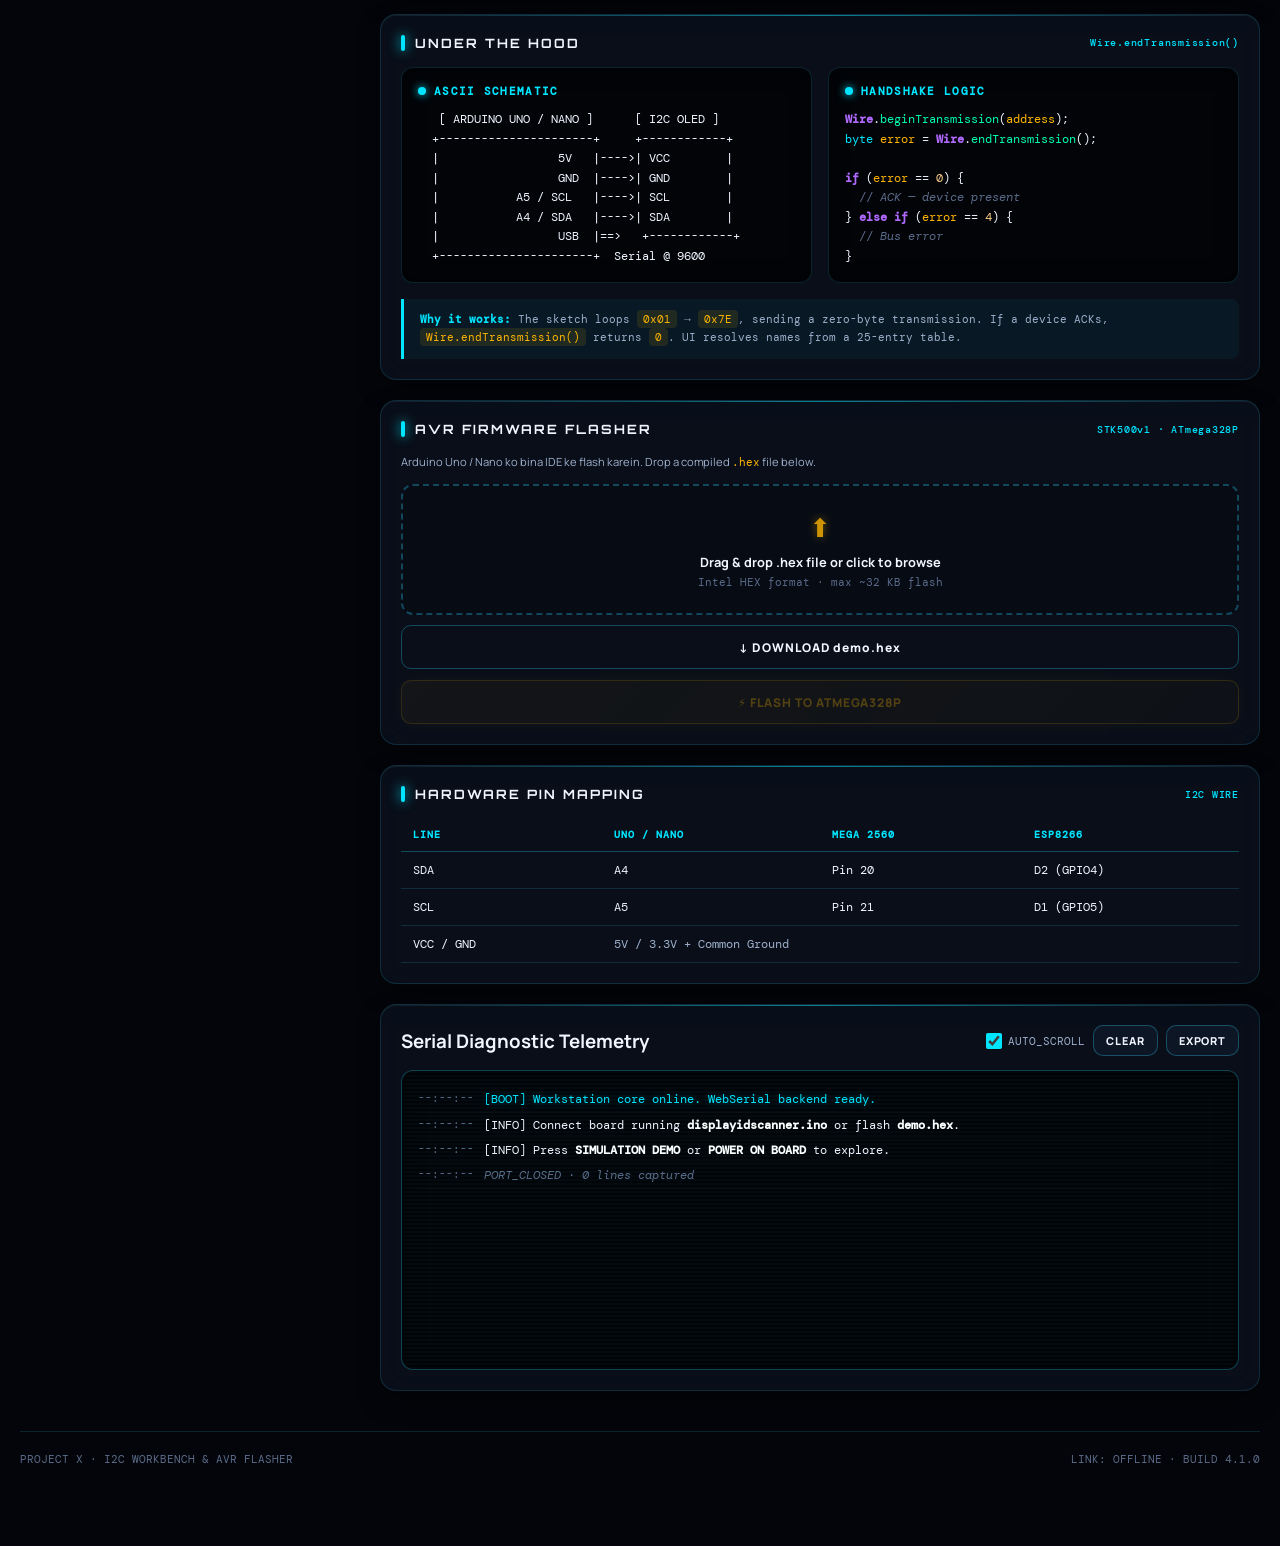
<file: projects/projectx-id-scanner/index.html>
<!DOCTYPE html>
<html lang="en">
<head>
<!--
  ============================================================
  PROJECT X · I2C DIAGNOSTIC TERMINAL
  File: index.html
  Version: 4.1.0 · Build 2024.12
  Author: Raja (github.com/luciferofx)

  Note: Uses shared global stylesheet ../../styles.css
  ============================================================
-->
<meta charset="UTF-8">
<meta name="viewport" content="width=device-width, initial-scale=1.0, viewport-fit=cover">
<meta name="theme-color" content="#05070d">
<meta name="description" content="Project X · I2C Diagnostic & AVR Firmware Flasher — WebSerial powered">
<meta name="author" content="Raja (luciferofx)">
<title>Project X — I2C Workbench &amp; AVR Flasher</title>
<link rel="preconnect" href="https://fonts.googleapis.com">
<link rel="preconnect" href="https://fonts.gstatic.com" crossorigin>
<link href="https://fonts.googleapis.com/css2?family=DM+Mono:wght@400;500&family=Manrope:wght@400;500;600;700;800&family=Orbitron:wght@600;700;800&display=swap" rel="stylesheet">
<!-- LINK TO GLOBAL CSS -->
<link rel="stylesheet" href="../../styles.css">
</head>
<body>
<div class="shell">

  <div class="topbar">
    <div class="brand">
      <div class="mark"><b>PX</b></div>
      <div>
        <h1>I2C WORKBENCH &amp; AVR FLASHER</h1>
        <p>Hardware Telemetry · WebSerial Engine</p>
      </div>
    </div>
    <div class="status-pill" id="statusPill"><span class="led"></span><span id="statusText">DISCONNECTED</span></div>
  </div>

  <div class="cols">
    <!-- ===== SIDEBAR ===== -->
    <div>
      <section class="card">
        <h3>Serial Control <small>RS232/UART</small></h3>
        <div class="field">
          <label for="baudSel">Diagnostics Baud Rate</label>
          <select id="baudSel">
            <option value="9600" selected>9600 baud (Standard Scanner)</option>
            <option value="19200">19200 baud</option>
            <option value="38400">38400 baud</option>
            <option value="57600">57600 baud</option>
            <option value="115200">115200 baud</option>
          </select>
        </div>
        <div class="btnstack">
          <button class="primary" id="connectBtn">CONNECT HARDWARE</button>
          <button class="danger" id="closeBtn" disabled>CLOSE PORT</button>
          <button class="sim" id="simBtn">SIMULATION DEMO</button>
        </div>
      </section>

      <section class="card">
        <h3>Telemetry</h3>
        <div class="statuslist">
          <div class="srow"><span class="k">Hardware Port</span><span class="v off" id="stPort">NONE</span></div>
          <div class="srow"><span class="k">Serial Stream</span><span class="v off" id="stStream">closed</span></div>
          <div class="srow"><span class="k">Acknowledged</span><span class="v off" id="stAck">0 devices</span></div>
          <div class="srow"><span class="k">Addr Range</span><span class="v" id="stRange">0x01–0x7E</span></div>
          <div class="srow"><span class="k">Scan Cycles</span><span class="v off" id="stCycles">0</span></div>
          <div class="srow"><span class="k">Bus Status</span><span class="v off" id="stBus">READY</span></div>
          <div class="srow"><span class="k">RX Bytes</span><span class="v off" id="stRx">0</span></div>
        </div>
      </section>

      <section class="card">
        <h3>Bus Actions</h3>
        <div class="btnstack">
          <button id="scanBtn" disabled>▶ RUN BUS SCAN</button>
          <button id="contBtn" disabled>∞ CONTINUOUS POLL</button>
          <button id="stopBtn" disabled>■ STOP SCAN</button>
        </div>
      </section>
    </div>

    <!-- ===== MAIN ===== -->
    <div class="main-col">

      <section class="card">
        <h3>Live Wiring Demo <small>Arduino Uno + SSD1306</small></h3>
        <div class="demo-stage">
          <svg viewBox="0 0 720 260" xmlns="http://www.w3.org/2000/svg">
            <defs>
              <linearGradient id="boardGrad" x1="0" y1="0" x2="0" y2="1"><stop offset="0" stop-color="#132a3a"/><stop offset="1" stop-color="#0b1a26"/></linearGradient>
              <linearGradient id="oledGrad" x1="0" y1="0" x2="0" y2="1"><stop offset="0" stop-color="#101c2a"/><stop offset="1" stop-color="#0a121c"/></linearGradient>
            </defs>
            <g class="node" id="nodeArduino">
              <rect class="body" x="60" y="60" width="230" height="160" rx="10" fill="url(#boardGrad)"/>
              <text class="lbl" x="80" y="82" font-weight="700" fill="#5fdbb4">ARDUINO UNO</text>
              <text class="lbl" x="80" y="94" fill="#54647e">ATmega328P</text>
              <rect x="70" y="170" width="34" height="22" rx="3" fill="#1a2537" stroke="#26344c"/>
              <text class="lbl" x="74" y="185" font-size="7" fill="#54647e">USB</text>
              <rect x="150" y="48" width="120" height="14" rx="2" fill="#0d1a28" stroke="#26344c"/>
              <rect class="pin" x="158" y="50" width="10" height="10" rx="1.5"/>
              <rect class="pin" x="176" y="50" width="10" height="10" rx="1.5"/>
              <rect class="pin" x="200" y="50" width="10" height="10" rx="1.5"/>
              <rect class="pin" x="218" y="50" width="10" height="10" rx="1.5"/>
              <circle id="boardLed" cx="80" cy="150" r="5" fill="#1a2537" stroke="#26344c"/>
            </g>
            <g class="node" id="nodeOled">
              <rect class="body" x="440" y="70" width="210" height="130" rx="8" fill="url(#oledGrad)"/>
              <rect x="456" y="86" width="178" height="72" rx="3" fill="#03080f" stroke="#1a2537"/>
              <text class="lbl" x="456" y="80" font-size="7" fill="#5fdbb4">SSD1306 · 128×64</text>
              <text id="oledText1" x="545" y="118" text-anchor="middle" font-family="'DM Mono',monospace" font-size="9" fill="#0a1a26">I2C SCANNER</text>
              <text id="oledText2" x="545" y="136" text-anchor="middle" font-family="'DM Mono',monospace" font-size="8" fill="#0a1a26">READY</text>
              <rect class="pin" x="452" y="194" width="10" height="10" rx="1.5"/>
              <rect class="pin" x="472" y="194" width="10" height="10" rx="1.5"/>
              <rect class="pin" x="492" y="194" width="10" height="10" rx="1.5"/>
              <rect class="pin" x="512" y="194" width="10" height="10" rx="1.5"/>
            </g>
            <path id="wSDA" class="wire off" d="M 163 60 L 163 140 L 457 140 L 457 194" stroke-width="2"/>
            <path id="wSCL" class="wire off" d="M 181 60 L 181 160 L 477 160 L 477 194" stroke-width="2"/>
            <path id="wVCC" class="wire off" d="M 205 60 L 205 180 L 497 180 L 497 194" stroke-width="2"/>
            <path id="wGND" class="wire off" d="M 223 60 L 223 200 L 517 200 L 517 194" stroke-width="2"/>
          </svg>
          <div class="pin-legend">
            <div class="pl"><span class="sw" style="background:var(--cyan)"></span><span class="pt">SDA</span><span class="pv">A4 → SDA</span></div>
            <div class="pl"><span class="sw" style="background:var(--mint)"></span><span class="pt">SCL</span><span class="pv">A5 → SCL</span></div>
            <div class="pl"><span class="sw" style="background:var(--amber)"></span><span class="pt">VCC</span><span class="pv">5V → VCC</span></div>
            <div class="pl"><span class="sw" style="background:var(--rose)"></span><span class="pt">GND</span><span class="pv">GND → GND</span></div>
          </div>
        </div>
        <div class="demo-actions">
          <button class="primary" id="powerOnBtn">⏻ POWER ON BOARD</button>
          <button class="ghost" id="powerOffBtn" disabled>⏼ POWER OFF</button>
        </div>
        <div class="demo-output" id="demoOutput">
          <div class="do-line blank">— board is powered off —</div>
        </div>
      </section>

      <section class="card">
        <h3>I2C Bus Address Map <small>0x00 – 0x7F</small></h3>
        <div class="amap" id="amap"></div>
        <div class="alegend">
          <span><i style="background:rgba(47,212,255,.35);border:1px solid var(--cyan)"></i>ACK</span>
          <span><i style="background:rgba(255,179,71,.3);border:1px solid var(--amber)"></i>probing</span>
          <span><i style="background:#070c15;border:1px solid var(--line)"></i>idle</span>
        </div>
      </section>

      <section class="card">
        <h3>Acknowledged Devices <small id="devHint">0 found</small></h3>
        <div class="tscroll">
          <table>
            <thead><tr><th>Address</th><th>Device ID</th><th>Description</th><th>Status</th></tr></thead>
            <tbody id="devBody">
              <tr><td colspan="4" class="none">No peripheral nodes detected yet.</td></tr>
            </tbody>
          </table>
        </div>
      </section>

      <section class="card">
        <h3>Under the Hood <small>Wire.endTransmission()</small></h3>
        <div class="uth-grid">
          <div class="uth-box">
            <h4>ASCII Schematic</h4>
<pre class="uth-pre">   [ ARDUINO UNO / NANO ]      [ I2C OLED ]
  +----------------------+     +------------+
  |                 5V   |----&gt;| VCC        |
  |                 GND  |----&gt;| GND        |
  |           A5 / SCL   |----&gt;| SCL        |
  |           A4 / SDA   |----&gt;| SDA        |
  |                 USB  |==&gt;   +------------+
  +----------------------+  Serial @ 9600</pre>
          </div>
          <div class="uth-box">
            <h4>Handshake Logic</h4>
<pre class="uth-pre"><span class="kw">Wire</span>.<span class="fn">beginTransmission</span>(<span class="nm">address</span>);
<span class="ty">byte</span> <span class="nm">error</span> = <span class="kw">Wire</span>.<span class="fn">endTransmission</span>();

<span class="kw">if</span> (<span class="nm">error</span> == <span class="st">0</span>) {
  <span class="cm">// ACK — device present</span>
} <span class="kw">else if</span> (<span class="nm">error</span> == <span class="st">4</span>) {
  <span class="cm">// Bus error</span>
}</pre>
          </div>
        </div>
        <div class="uth-note">
          <b>Why it works:</b> The sketch loops <code>0x01</code> → <code>0x7E</code>, sending a zero-byte transmission. If a device ACKs, <code>Wire.endTransmission()</code> returns <code>0</code>. UI resolves names from a 25-entry table.
        </div>
      </section>

      <section class="card">
        <h3>AVR Firmware Flasher <small>STK500v1 · ATmega328P</small></h3>
        <p style="font-size:.7rem;color:var(--ink-dim);line-height:1.6;margin-bottom:12px">
          Arduino Uno / Nano ko bina IDE ke flash karein. Drop a compiled
          <span style="color:var(--amber);font-family:var(--mono)">.hex</span> file below.
        </p>
        <div class="dz" id="dz">
          <div class="di">⬆</div>
          <div class="dt">Drag &amp; drop .hex file or click to browse</div>
          <div class="ds">Intel HEX format · max ~32 KB flash</div>
          <input type="file" id="fileInput" accept=".hex,.ihx" hidden>
        </div>
        <div class="finfo" id="finfo" style="display:none">
          <span class="fn" id="fn">—</span>
          <span class="fs" id="fs">0 B</span>
        </div>
        <div class="btnrow" style="margin-top:10px">
          <button class="ghost" id="sampleBtn">↓ DOWNLOAD demo.hex</button>
        </div>
        <div class="pwrap" id="pwrap">
          <div class="pbar"><div class="pfill" id="pfill"></div></div>
          <div class="pmeta"><span id="plabel">Ready to flash</span><span class="pct" id="ppct">0%</span></div>
        </div>
        <div class="btnrow" style="margin-top:11px">
          <button class="flash" id="flashBtn" disabled>⚡ FLASH TO ATMEGA328P</button>
        </div>
        <div class="flog" id="flog"></div>
      </section>

      <section class="card">
        <h3>Hardware Pin Mapping <small>I2C WIRE</small></h3>
        <div class="tscroll">
          <table>
            <thead><tr><th>Line</th><th>Uno / Nano</th><th>Mega 2560</th><th>ESP8266</th></tr></thead>
            <tbody>
              <tr><td>SDA</td><td>A4</td><td>Pin 20</td><td>D2 (GPIO4)</td></tr>
              <tr><td>SCL</td><td>A5</td><td>Pin 21</td><td>D1 (GPIO5)</td></tr>
              <tr><td>VCC / GND</td><td colspan="3" style="color:var(--ink-dim)">5V / 3.3V + Common Ground</td></tr>
            </tbody>
          </table>
        </div>
      </section>

      <section class="card">
        <div class="chead">
          <h3>Serial Diagnostic Telemetry</h3>
          <div class="ctools">
            <label class="toggle"><input type="checkbox" id="autoScroll" checked> AUTO_SCROLL</label>
            <button id="clearBtn">CLEAR</button>
            <button id="exportBtn">EXPORT</button>
          </div>
        </div>
        <div class="con" id="con">
          <div class="ln sys"><span class="ts">--:--:--</span><span class="msg">[BOOT] Workstation core online. WebSerial backend ready.</span></div>
          <div class="ln info"><span class="ts">--:--:--</span><span class="msg">[INFO] Connect board running <span class="hl">displayidscanner.ino</span> or flash <span class="hl">demo.hex</span>.</span></div>
          <div class="ln info"><span class="ts">--:--:--</span><span class="msg">[INFO] Press <span class="hl">SIMULATION DEMO</span> or <span class="hl">POWER ON BOARD</span> to explore.</span></div>
          <div class="ln placeholder"><span class="ts">--:--:--</span><span class="msg">PORT_CLOSED · 0 lines captured</span></div>
        </div>
      </section>

    </div>
  </div>

  <footer>
    <span>PROJECT X · I2C WORKBENCH &amp; AVR FLASHER</span>
    <span>LINK: <span id="footLink">OFFLINE</span> · BUILD 4.1.0</span>
  </footer>
</div>

<script>
/* ============================================================
   JAVASCRIPT LOGIC (Same as before, no changes needed)
   ============================================================ */
(function(){
  'use strict';

  if ('serviceWorker' in navigator) {
    navigator.serviceWorker.register('sw.js').catch(err => console.warn('[PX] SW skipped:', err.message));
  }

  const $ = id => document.getElementById(id);
  const statusPill=$('statusPill'), statusText=$('statusText'), footLink=$('footLink');
  const baudSel=$('baudSel'), connectBtn=$('connectBtn'), closeBtn=$('closeBtn'), simBtn=$('simBtn');
  const scanBtn=$('scanBtn'), contBtn=$('contBtn'), stopBtn=$('stopBtn');
  const autoScroll=$('autoScroll'), clearBtn=$('clearBtn'), exportBtn=$('exportBtn');
  const con=$('con'), devBody=$('devBody'), devHint=$('devHint'), amapEl=$('amap');
  const stPort=$('stPort'), stStream=$('stStream'), stAck=$('stAck'), stRange=$('stRange');
  const stCycles=$('stCycles'), stBus=$('stBus'), stRx=$('stRx');
  const dz=$('dz'), fileInput=$('fileInput'), finfo=$('finfo'), fn=$('fn'), fs=$('fs');
  const sampleBtn=$('sampleBtn'), pwrap=$('pwrap'), pfill=$('pfill'), plabel=$('plabel'), ppct=$('ppct');
  const flashBtn=$('flashBtn'), flog=$('flog');
  const powerOnBtn=$('powerOnBtn'), powerOffBtn=$('powerOffBtn'), demoOutput=$('demoOutput');

  const LS_KEY = 'projectx_state';
  const SS_KEY = 'projectx_session';
  const LS_SCHEMA_VERSION = 4;

  function loadState() { try { const raw = localStorage.getItem(LS_KEY); if (!raw) return null; const data = JSON.parse(raw); if (data.v !== LS_SCHEMA_VERSION) return null; return data; } catch(e) { return null; } }
  function saveState(patch) { try { const prev = loadState() || { v: LS_SCHEMA_VERSION, scans: 0, totalDevices: 0, history: [], deviceCache: {} }; const next = Object.assign(prev, patch, { v: LS_SCHEMA_VERSION, updated: Date.now() }); localStorage.setItem(LS_KEY, JSON.stringify(next)); return next; } catch(e) { return null; } }
  function loadSession() { try { const raw = sessionStorage.getItem(SS_KEY); return raw ? JSON.parse(raw) : null; } catch(e) { return null; } }
  function saveSession(patch) { try { const prev = loadSession() || { startedAt: Date.now(), events: [] }; const next = Object.assign(prev, patch); sessionStorage.setItem(SS_KEY, JSON.stringify(next)); return next; } catch(e) { return null; } }
  function recordHistory(entry) {
    const st = loadState() || { v: LS_SCHEMA_VERSION, scans: 0, totalDevices: 0, history: [], deviceCache: {} };
    st.scans = (st.scans || 0) + 1; st.totalDevices = (st.totalDevices || 0) + (entry.devices ? entry.devices.length : 0);
    st.history = st.history || []; st.history.unshift(entry); st.history = st.history.slice(0, 20);
    if (entry.devices) { st.deviceCache = st.deviceCache || {}; entry.devices.forEach(d => { st.deviceCache[d.addr] = { name: d.name, desc: d.desc, lastSeen: Date.now(), hits: (st.deviceCache[d.addr]?.hits || 0) + 1 }; }); }
    saveState(st);
    const sess = loadSession() || { startedAt: Date.now(), events: [] };
    sess.events = (sess.events || []).concat([{ t: Date.now(), type: 'scan', found: entry.devices ? entry.devices.length : 0 }]).slice(-50);
    saveSession(sess);
  }

  const _bootState = loadState();
  saveState({ scans: _bootState?.scans || 0, totalDevices: _bootState?.totalDevices || 0, history: _bootState?.history || [], deviceCache: _bootState?.deviceCache || {}, lastOpened: Date.now() });
  saveSession({ startedAt: Date.now(), page: 'projectx-id-scanner', ua: navigator.userAgent.substring(0, 80), events: (loadSession()?.events || []) });

  function apiCall(endpoint, payload) {
    return fetch(endpoint, { method: payload ? 'POST' : 'GET', headers: { 'Content-Type': 'application/json', 'X-ProjectX-Client': 'web-4.0' }, body: payload ? JSON.stringify(payload) : undefined }).then(r => r.json()).catch(() => null);
  }

  const KNOWN = {
    0x08:['PCF8563','Real-Time Clock / Calendar'],0x0D:['MAG3110','3-Axis Magnetometer'],
    0x18:['LIS3DH','3-Axis Accelerometer'],0x1D:['ADXL345','3-Axis Digital Accelerometer'],
    0x20:['PCF8574','8-bit I/O Expander'],0x21:['PCF8574A','8-bit I/O Expander'],
    0x23:['BH1750','Digital Ambient Light Sensor'],0x27:['PCF8574','LCD Backpack / I/O Expander'],
    0x38:['AHT20','Temp & Humidity Sensor'],0x39:['TSL2561','Digital Light Sensor'],
    0x3C:['SSD1306','128×64 OLED Display'],0x3D:['SSD1306','128×64 OLED Display (alt)'],
    0x40:['INA219','Current / Power Monitor'],0x44:['SHT31','Temp & Humidity Sensor'],
    0x48:['ADS1115','16-bit ADC'],0x50:['AT24C32','EEPROM 32Kbit'],
    0x57:['AT24C32','EEPROM 32Kbit (alt)'],0x5A:['MPR121','12-Channel Touch Controller'],
    0x60:['MCP4725','12-bit DAC'],0x68:['DS1307','Real-Time Clock'],
    0x69:['MPU6050','6-Axis Gyro / Accelerometer'],0x6A:['LSM303','Accelerometer / Magnetometer'],
    0x76:['BME280','Temp / Pressure / Humidity Sensor'],0x77:['BMP180','Barometric Pressure Sensor']
  };

  const S = {mode:'idle',port:'',baud:'9600',rxBytes:0,cycles:0,devices:new Map(),scanning:false,scanTimer:null,rxTimer:null,contTimer:null,boardOn:false};

  const pad2=n=>String(n).padStart(2,'0');
  const hexA=a=>'0x'+a.toString(16).toUpperCase().padStart(2,'0');
  const nowT=()=>{const d=new Date();return pad2(d.getHours())+':'+pad2(d.getMinutes())+':'+pad2(d.getSeconds());};
  const rnd=(a,b)=>Math.floor(Math.random()*(b-a+1))+a;
  const esc=s=>s.replace(/&/g,'&amp;').replace(/</g,'&lt;').replace(/>/g,'&gt;');

  function log(msg,type='info'){
    const ph=con.querySelector('.ln.placeholder'); if(ph) ph.remove();
    const ln=document.createElement('div'); ln.className='ln '+type;
    const ts=document.createElement('span'); ts.className='ts'; ts.textContent=nowT();
    const body=document.createElement('span'); body.className='msg'; body.innerHTML=msg;
    ln.appendChild(ts); ln.appendChild(body); con.appendChild(ln);
    if(autoScroll.checked) con.scrollTop=con.scrollHeight;
    if(con.querySelectorAll('.ln').length>900) con.firstElementChild.remove();
  }

  function buildMap(){
    amapEl.innerHTML=''; amapEl.appendChild(document.createElement('div'));
    for(let c=0;c<16;c++){const h=document.createElement('div');h.className='hd';h.textContent=c.toString(16).toUpperCase();amapEl.appendChild(h);}
    for(let r=0;r<8;r++){
      const rh=document.createElement('div');rh.className='rh';rh.textContent=(r*16).toString(16).toUpperCase().padStart(2,'0');amapEl.appendChild(rh);
      for(let c=0;c<16;c++){const a=r*16+c;const cell=document.createElement('div');cell.className='acell';cell.id='ac'+a;cell.title='0x'+a.toString(16).toUpperCase().padStart(2,'0');amapEl.appendChild(cell);}
    }
  }
  function setCell(addr,cls){const el=$('ac'+addr);if(!el)return;el.classList.remove('active','probing');if(cls)el.classList.add(cls);}
  function clearCells(){for(let a=0;a<128;a++)setCell(a,null);}

  function syncUI(){
    const live = S.mode==='serial' || S.mode==='sim';
    connectBtn.disabled=live; closeBtn.disabled=!live; simBtn.disabled=live;
    scanBtn.disabled=!live||S.scanning; contBtn.disabled=!live||S.scanning; stopBtn.disabled=!S.scanning;
    baudSel.disabled=live;
    if(S.mode==='serial'){
      statusPill.className='status-pill live'; statusText.textContent='LINK ACTIVE';
      stPort.textContent=S.port; stPort.className='v';
      stStream.textContent='open @ '+S.baud; stStream.className='v';
      footLink.textContent='ONLINE'; footLink.className='g';
    } else if(S.mode==='sim'){
      statusPill.className='status-pill sim'; statusText.textContent='SIMULATION';
      stPort.textContent='VIRTUAL'; stPort.className='v pur';
      stStream.textContent='sim stream'; stStream.className='v pur';
      footLink.textContent='SIMULATED'; footLink.className='p';
    } else {
      statusPill.className='status-pill'; statusText.textContent='DISCONNECTED';
      stPort.textContent='NONE'; stPort.className='v off';
      stStream.textContent='closed'; stStream.className='v off';
      footLink.textContent='OFFLINE'; footLink.className='';
    }
    stAck.textContent=S.devices.size+' device'+(S.devices.size===1?'':'s'); stAck.className='v'+(S.devices.size?'':' off');
    stCycles.textContent=String(S.cycles); stCycles.className='v'+(S.cycles?'':' off');
    stRx.textContent=S.rxBytes.toLocaleString(); stRx.className='v'+(S.rxBytes?'':' off');
    stBus.textContent=S.scanning?'SCANNING':(live?'READY':'READY'); stBus.className='v'+(S.scanning?' warn':(live?'':' off'));
    devHint.textContent=S.devices.size+' found';
  }

  function renderDevices(){
    devBody.innerHTML='';
    if(S.devices.size===0){
      const tr=document.createElement('tr');const td=document.createElement('td');
      td.colSpan=4;td.className='none';td.textContent='No peripheral nodes detected yet.';
      tr.appendChild(td);devBody.appendChild(tr);return;
    }
    [...S.devices.values()].sort((a,b)=>a.addr-b.addr).forEach(d=>{
      const tr=document.createElement('tr');
      tr.innerHTML='<td class="addr">'+hexA(d.addr)+'</td><td class="name">'+d.name+'</td><td>'+d.desc+'</td><td><span class="tag '+(d.status==='ok'?'ok':d.status==='unk'?'unk':'nack')+'">'+(d.status==='ok'?'ACK':d.status==='unk'?'UNK':'NACK')+'</span></td>';
      devBody.appendChild(tr);
    });
  }

  function addDevice(addr,status){
    const known=KNOWN[addr];
    const dev=known?{addr,name:known[0],desc:known[1],status:status||'ok'}:{addr,name:'UNKNOWN',desc:'Unrecognized I2C target',status:'unk'};
    S.devices.set(addr,dev);renderDevices();
  }

  function startRx(){
    clearInterval(S.rxTimer);
    S.rxTimer=setInterval(()=>{ if(S.mode==='idle')return; S.rxBytes+=rnd(3,38); stRx.textContent=S.rxBytes.toLocaleString();stRx.className='v'; },900);
  }

  async function connectHardware(){
    if(!('serial' in navigator)){ log('WebSerial API not available.','err'); log('Falling back to SIMULATION DEMO.','warn'); startSimulation();return; }
    try{
      const port=await navigator.serial.requestPort(); const baud=parseInt(baudSel.value,10); await port.open({baudRate:baud});
      S.mode='serial';S.port='USB / SERIAL';S.baud=String(baud);
      S.rxBytes=0;S.cycles=0;S.devices.clear();clearCells();renderDevices();syncUI();
      log('Serial port opened @ <span class="hl">'+baud+' baud</span>.','sys'); log('Waiting for board banner…','info');
      apiCall('/api/serial/connect', { port: 'USB', baud: baud }); saveSession({ lastConnect: Date.now(), lastBaud: baud });
      startRx();
      const dec=new TextDecoder();const reader=port.readable.getReader();
      (async()=>{
        let buf='';
        try{
          while(true){
            const {value,done}=await reader.read(); if(done)break;
            buf+=dec.decode(value,{stream:true}); let i;
            while((i=buf.indexOf('\n'))>=0){ const line=buf.slice(0,i).replace(/\r/,'').trim(); buf=buf.slice(i+1); if(line)handleSerialLine(line); }
          }
        }catch(e){}
      })();
      S._port=port;S._reader=reader;
    }catch(err){
      if(err&&err.name==='NotFoundError')log('Port selection cancelled.','warn');
      else{log('Could not open serial port: '+err.message,'err');log('Tip: use SIMULATION DEMO.','info');}
    }
  }

  function handleSerialLine(line){
    log(esc(line),'info');
    let m=line.match(/I2C device found at address 0x([0-9A-Fa-f]+)/);
    if(m){const a=parseInt(m[1],16);addDevice(a,'ok');setCell(a,'active');syncUI();return;}
    m=line.match(/Unknown error at address 0x([0-9A-Fa-f]+)/);
    if(m){const a=parseInt(m[1],16);addDevice(a,'nack');setCell(a,'active');syncUI();return;}
    if(/Scanning\.\.\./i.test(line)){
      S.scanning=true;S.cycles++; stBus.textContent='SCANNING';stBus.className='v warn'; S.devices.clear();clearCells();renderDevices();syncUI();
      log('→ Scan cycle #'+S.cycles+' started.','warn');return;
    }
    if(/done/i.test(line)){
      S.scanning=false;stBus.textContent='READY';stBus.className='v';
      log('✓ Scan complete. '+S.devices.size+' device(s).','ok');
      recordHistory({ ts: Date.now(), source: 'serial', devices: [...S.devices.values()] });
      apiCall('/api/scan/complete', { devices: [...S.devices.values()] }); syncUI();renderDevices();return;
    }
    if(/No I2C devices found/i.test(line)){log('No ACK on bus — check wiring.','warn');return;}
  }

  async function closePort(){
    stopTimers();
    if(S._reader){try{await S._reader.cancel();}catch(e){}}
    if(S._port){try{await S._port.close();}catch(e){}}
    S._reader=null;S._port=null;S.mode='idle';S.scanning=false;
    log('Serial link terminated.','warn'); apiCall('/api/serial/disconnect'); syncUI();
  }

  const SIM_POOL=[0x3C,0x3D,0x68,0x69,0x76,0x77,0x23,0x27,0x40,0x48,0x50,0x20,0x1D,0x39,0x5A,0x44];

  function startSimulation(){
    if(S.mode!=='idle')return;
    S.mode='sim';S.baud=baudSel.value;S.rxBytes=0;S.cycles=0;S.devices.clear();
    clearCells();renderDevices();syncUI();
    log('SIMULATION DEMO engaged.','sim'); log('Virtual Arduino running <span class="hl">displayidscanner.ino</span>.','sim');
    startRx(); apiCall('/api/sim/start', { baud: S.baud }); saveSession({ mode: 'sim', lastSim: Date.now() });
    setTimeout(()=>{if(S.mode==='sim')simScan();},650);
  }

  function simScan(){
    if(S.mode!=='sim'||S.scanning)return;
    S.scanning=true;S.cycles++;S.devices.clear();clearCells();renderDevices();syncUI();
    log('Scanning...','sim'); log('→ Simulated scan cycle #'+S.cycles+'.','warn');
    const found=new Set();const n=rnd(2,5); while(found.size<n)found.add(SIM_POOL[rnd(0,SIM_POOL.length-1)]);
    let addr=1; clearInterval(S.scanTimer);
    S.scanTimer=setInterval(()=>{
      if(addr>0x7E){
        clearInterval(S.scanTimer);S.scanTimer=null;
        S.scanning=false;stBus.textContent='READY';stBus.className='v';
        log((S.devices.size?'done':'No I2C devices found')+' — '+S.devices.size+' node(s).','sim');
        recordHistory({ ts: Date.now(), source: 'sim', devices: [...S.devices.values()] });
        apiCall('/api/scan/complete', { devices: [...S.devices.values()], source: 'sim' }); syncUI();renderDevices();return;
      }
      if(found.has(addr)){
        addDevice(addr,'ok');setCell(addr,'active');
        const k=KNOWN[addr];
        log('I2C device found at address 0x'+addr.toString(16).toUpperCase().padStart(2,'0')+'  !','ok');
        if(k)log('   ↳ '+k[0]+' — '+k[1],'sim');
        S.rxBytes+=rnd(4,14);syncUI();
      } else setCell(addr,'probing');
      const prev=addr-1; if(prev>0&&!found.has(prev))setCell(prev,null);
      addr++;
    },42);
  }

  function stopTimers(){ clearInterval(S.rxTimer);clearInterval(S.scanTimer);clearInterval(S.contTimer); S.rxTimer=S.scanTimer=S.contTimer=null;S.scanning=false; }

  const wires={sda:$('wSDA'),scl:$('wSCL'),vcc:$('wVCC'),gnd:$('wGND')};
  const nodes={arduino:$('nodeArduino'),oled:$('nodeOled')};
  const boardLed=$('boardLed'); const oledText1=$('oledText1'),oledText2=$('oledText2');
  let boardBusy=false;

  function demoPrint(text,cls){
    const line=document.createElement('div'); line.className='do-line '+(cls||''); line.innerHTML=text;
    demoOutput.appendChild(line); demoOutput.scrollTop=demoOutput.scrollHeight;
  }

  function powerOn(){
    if(S.boardOn||boardBusy)return;
    boardBusy=true;S.boardOn=true; powerOnBtn.disabled=true;powerOffBtn.disabled=false; demoOutput.innerHTML='';
    wires.sda.classList.replace('off','on');wires.sda.classList.add('on');
    wires.scl.classList.replace('off','on');wires.scl.classList.add('mint');
    wires.vcc.classList.replace('off','on');wires.vcc.classList.add('amber');
    wires.gnd.classList.replace('off','on');
    nodes.arduino.classList.add('on');nodes.oled.classList.add('on');
    boardLed.setAttribute('fill','#ff5d73');boardLed.setAttribute('stroke','#ff8598');
    const steps=[
      {t:0,f:()=>{demoPrint('&gt; board power applied · 5V rail stable','cy');}},
      {t:420,f:()=>{demoPrint('&gt; Wire.begin() — SDA=A4 SCL=A5','');}},
      {t:840,f:()=>{demoPrint('&gt; Serial.begin(9600) — UART ready','');}},
      {t:1260,f:()=>{demoPrint('','');demoPrint('I2C Scanner','hl');}},
      {t:1680,f:()=>{oledText1.textContent='I2C SCANNER';oledText1.setAttribute('fill','#6ff0c2');oledText2.textContent='scanning…';oledText2.setAttribute('fill','#ffb347');demoPrint('Scanning...','am');}},
      {t:2100,f:()=>{demoPrint('I2C device found at address 0x3C  !','hl');demoPrint('   ↳ SSD1306 — 128×64 OLED','');}},
      {t:2500,f:()=>{demoPrint('I2C device found at address 0x68  !','hl');demoPrint('   ↳ DS1307 — Real-Time Clock','');}},
      {t:2900,f:()=>{demoPrint('done','hl');demoPrint('','');oledText2.textContent='2 devices found';oledText2.setAttribute('fill','#6ff0c2');}},
      {t:3300,f:()=>{demoPrint('&gt; next scan in 5 s …','am');demoPrint('','');boardBusy=false;}}
    ];
    steps.forEach(s=>setTimeout(s.f,s.t));
    log('DEMO BOARD powered on.','sim'); saveSession({ boardPowered: true, lastPowerOn: Date.now() }); apiCall('/api/board/power', { state: 'on' });
    setTimeout(()=>{
      if(!S.boardOn)return;
      addDevice(0x3C,'ok');setCell(0x3C,'active'); addDevice(0x68,'ok');setCell(0x68,'active');
      S.rxBytes+=52;syncUI();
      log('I2C device found at address 0x3C  !','ok'); log('I2C device found at address 0x68  !','ok'); log('done','sim');
    },2100);
  }

  function powerOff(){
    if(!S.boardOn)return;
    S.boardOn=false;boardBusy=false; powerOnBtn.disabled=false;powerOffBtn.disabled=true;
    Object.values(wires).forEach(w=>{w.classList.remove('on','mint','amber');w.classList.add('off');});
    nodes.arduino.classList.remove('on');nodes.oled.classList.remove('on');
    boardLed.setAttribute('fill','#1a2537');boardLed.setAttribute('stroke','#26344c');
    oledText1.textContent='I2C SCANNER';oledText1.setAttribute('fill','#0a1a26'); oledText2.textContent='READY';oledText2.setAttribute('fill','#0a1a26');
    demoOutput.innerHTML='';demoPrint('— board is powered off —','blank');
    log('DEMO BOARD powered off.','warn'); saveSession({ boardPowered: false }); apiCall('/api/board/power', { state: 'off' });
  }

  let flashFile=null;
  function human(b){if(b<1024)return b+' B';if(b<1048576)return (b/1024).toFixed(1)+' KB';return (b/1048576).toFixed(2)+' MB';}
  function fprint(msg,cls){flog.classList.add('show');const d=document.createElement('div');d.className=cls||'';d.textContent='['+nowT()+'] '+msg;flog.appendChild(d);flog.scrollTop=flog.scrollHeight;}
  function loadFile(file){
    if(!file)return;
    if(!/\.(hex|ihx)$/i.test(file.name)){fprint('Rejected "'+file.name+'" — not .hex.','er');return;}
    flashFile=file;fn.textContent=file.name;fs.textContent=human(file.size);
    finfo.style.display='flex';flashBtn.disabled=false;
    fprint('Loaded '+file.name+' ('+human(file.size)+').','ok'); apiCall('/api/firmware/upload', { name: file.name, size: file.size });
  }
  dz.addEventListener('click',()=>fileInput.click());
  fileInput.addEventListener('change',e=>{if(e.target.files[0])loadFile(e.target.files[0]);});
  dz.addEventListener('dragover',e=>{e.preventDefault();dz.classList.add('over');});
  dz.addEventListener('dragleave',()=>dz.classList.remove('over'));
  dz.addEventListener('drop',e=>{e.preventDefault();dz.classList.remove('over');if(e.dataTransfer.files[0])loadFile(e.dataTransfer.files[0]);});

  function buildDemoHex(){
    const bytes=[0x0C,0x94,0x34,0x00,0x0C,0x94,0x3D,0x00,0x0C,0x94,0x3D,0x00,0x0C,0x94,0x3D,0x00];
    function rec(len,addr,type,data){let b=[len,(addr>>8)&0xff,addr&0xff,type,...data];let sum=b.reduce((a,c)=>a+c,0);let chk=(0x100-(sum&0xff))&0xff;b.push(chk);return ':'+b.map(x=>x.toString(16).toUpperCase().padStart(2,'0')).join('');}
    return rec(16,0x0000,0x00,bytes)+'\n'+rec(0x00,0x0000,0x01,[])+'\n';
  }
  sampleBtn.addEventListener('click',()=>{
    const blob=new Blob([buildDemoHex()],{type:'text/plain'});
    const a=document.createElement('a');a.href=URL.createObjectURL(blob);a.download='demo.hex';a.click(); URL.revokeObjectURL(a.href); log('demo.hex downloaded.','sys');
  });

  flashBtn.addEventListener('click',()=>{
    if(!flashFile)return;
    flashBtn.disabled=true;pwrap.classList.add('show'); pfill.style.width='0%';ppct.textContent='0%';plabel.textContent='Erasing flash…';flog.innerHTML='';
    fprint('STK500v1 programmer initializing…','sy'); fprint('Target: ATmega328P @ 115200 baud','sy');
    apiCall('/api/flash/start', { name: flashFile.name });
    const stages=[
      {p:8,l:'Entering programming mode…',m:'SYNC 0x30 0x20 → OK',c:'ok'},
      {p:20,l:'Reading signature bytes…',m:'Signature 1E 95 0F ✓',c:'ok'},
      {p:30,l:'Erasing chip…',m:'Chip erase 0xAC 0x80 sent',c:'sy'},
      {p:40,l:'Erase complete.',m:'Flash cleared (32 KB)',c:'ok'},
      {p:52,l:'Writing flash pages…',m:'Page 0x0000–0x3FFF streaming…',c:'sy'},
      {p:70,l:'Verifying checksums…',m:'Read-back compare…',c:'sy'},
      {p:85,l:'Verify OK.',m:'100% match ✓',c:'ok'},
      {p:95,l:'Locking bootloader…',m:'Fuses 0xFF / 0xDE / 0xFD',c:'sy'},
      {p:100,l:'Flash complete.',m:'✔ Firmware written.',c:'ok'}
    ];
    let i=0;
    const tick=setInterval(()=>{
      if(i>=stages.length){
        clearInterval(tick);plabel.textContent='Flash complete.'; fprint('Done. Device rebooting.','ok'); flashBtn.disabled=false;
        recordHistory({ ts: Date.now(), source: 'flash', firmware: flashFile.name }); apiCall('/api/flash/complete', { name: flashFile.name }); return;
      }
      const st=stages[i++]; pfill.style.width=st.p+'%';ppct.textContent=st.p+'%';plabel.textContent=st.l;fprint(st.m,st.c);
    },640);
  });

  connectBtn.addEventListener('click',connectHardware);
  closeBtn.addEventListener('click',closePort);
  simBtn.addEventListener('click',startSimulation);
  scanBtn.addEventListener('click',()=>{
    if(S.mode==='sim')simScan();
    else if(S.mode==='serial'){
      S.scanning=true;S.cycles++;S.devices.clear();clearCells();renderDevices();syncUI();
      log('RUN BUS SCAN requested — waiting for board cycle…','sys');
    }
  });
  contBtn.addEventListener('click',()=>{
    if(S.mode==='sim'){
      if(S.contTimer){clearInterval(S.contTimer);S.contTimer=null;log('Continuous poll stopped.','warn');syncUI();return;}
      log('Continuous poll enabled — every 5 s.','sys'); simScan();
      S.contTimer=setInterval(()=>{if(S.mode==='sim'&&!S.scanning)simScan();},5200);
    } else { log('Continuous poll: sketch already scans every 5 s.','info'); }
  });
  stopBtn.addEventListener('click',()=>{stopTimers();stBus.textContent='READY';stBus.className='v';log('Scan stopped.','warn');syncUI();});
  clearBtn.addEventListener('click',()=>{
    con.innerHTML='';
    const line=document.createElement('div');line.className='ln placeholder';
    line.innerHTML='<span class="ts">--:--:--</span><span class="msg">PORT_CLOSED · 0 lines captured</span>'; con.appendChild(line);
  });
  exportBtn.addEventListener('click',()=>{
    const txt=[...con.querySelectorAll('.ln')].map(l=>l.textContent).join('\n');
    const blob=new Blob([txt],{type:'text/plain'});
    const a=document.createElement('a');a.href=URL.createObjectURL(blob); a.download='projectx_i2c_log_'+Date.now()+'.txt';a.click();URL.revokeObjectURL(a.href); log('Telemetry log exported.','sys');
  });
  powerOnBtn.addEventListener('click',powerOn);
  powerOffBtn.addEventListener('click',powerOff);

  buildMap();syncUI();renderDevices();
})();
</script>
</body>
</html>
</file>
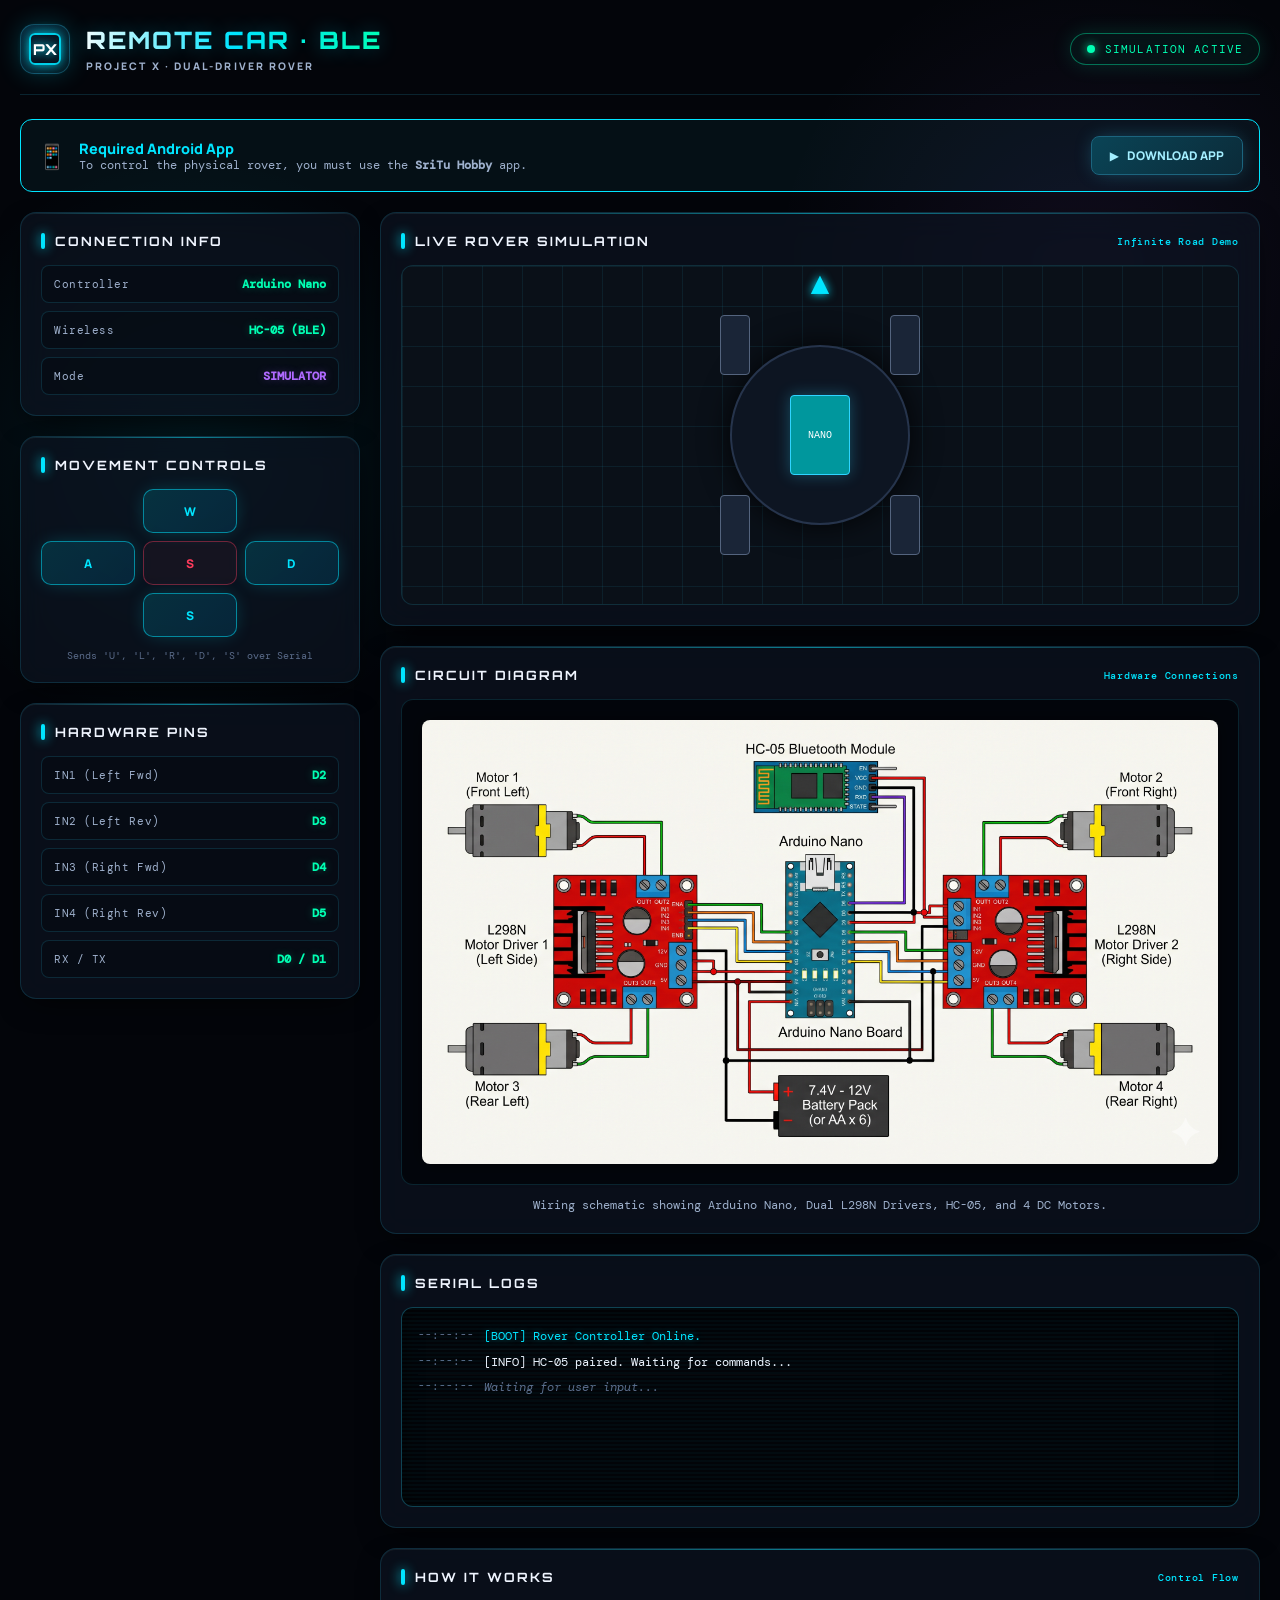
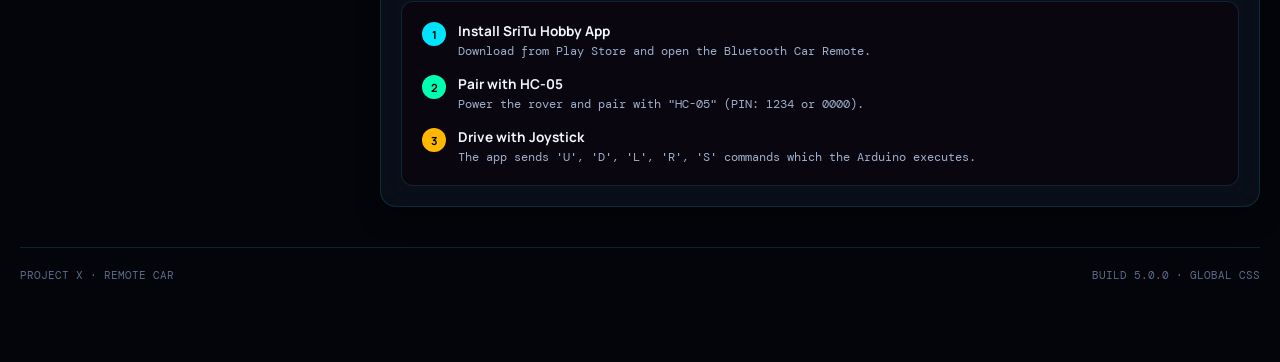
<file: projects/projectx-remotecar/index.html>
<!DOCTYPE html>
<html lang="en">
<head>
<!--
  ============================================================
  PROJECT X · REMOTE CAR DASHBOARD
  File: index.html
  Version: 5.0.0 · Build 2024.12
  Author: Raja Sharma (github.com/luciferofx)
  
  Note: 100% Global CSS (styles.css).
  ============================================================
-->
<meta charset="UTF-8">
<meta name="viewport" content="width=device-width, initial-scale=1.0, viewport-fit=cover">
<meta name="theme-color" content="#05070d">
<meta name="description" content="Project X · 4WD Bluetooth Controlled Remote Car">
<title>Project X — Remote Car Dashboard</title>
<link rel="preconnect" href="https://fonts.googleapis.com">
<link rel="preconnect" href="https://fonts.gstatic.com" crossorigin>
<link href="https://fonts.googleapis.com/css2?family=DM+Mono:wght@400;500&family=Manrope:wght@400;500;600;700;800&family=Orbitron:wght@600;700;800&display=swap" rel="stylesheet">
<!-- Global CSS -->
<link rel="stylesheet" href="../../styles.css">
</head>
<body>
<div class="shell">

  <!-- ===== TOPBAR ===== -->
  <div class="topbar">
    <div class="brand">
      <div class="mark"><b>PX</b></div>
      <div>
        <h1>REMOTE CAR · BLE</h1>
        <p>Project X · Dual-Driver Rover</p>
      </div>
    </div>
    <div class="status-pill live" id="connPill"><span class="led"></span><span id="connText">SIMULATION ACTIVE</span></div>
  </div>

  <!-- ===== APP NOTICE BANNER ===== -->
  <div style="background: rgba(47,212,255,0.05); border: 1px solid var(--cyan); border-radius: 12px; padding: 16px; margin-bottom: 20px; display: flex; flex-wrap: wrap; align-items: center; justify-content: space-between; gap: 12px;">
    <div style="display: flex; align-items: center; gap: 12px;">
      <div style="font-size: 1.5rem;">📱</div>
      <div>
        <div style="font-family: var(--sans); font-weight: 800; font-size: 0.9rem; color: var(--cyan);">Required Android App</div>
        <div style="font-family: var(--mono); font-size: 0.72rem; color: var(--ink-dim);">To control the physical rover, you must use the <b>SriTu Hobby</b> app.</div>
      </div>
    </div>
    <a href="https://play.google.com/store/apps/details?id=com.srituhobby" target="_blank" style="display: inline-flex; align-items: center; gap: 8px; background: linear-gradient(135deg, #0a4456, #0b2b39); border: 1px solid #1c647e; color: #a3eeff; padding: 10px 18px; border-radius: 8px; text-decoration: none; font-family: var(--sans); font-weight: 800; font-size: 0.75rem; box-shadow: 0 0 20px -5px rgba(47,212,255,0.4); transition: all 0.2s;">
      <span>▶</span> DOWNLOAD APP
    </a>
  </div>

  <div class="cols">
    <!-- ===== SIDEBAR ===== -->
    <div>
      <section class="card">
        <h3>Connection Info</h3>
        <div class="statuslist">
          <div class="srow"><span class="k">Controller</span><span class="v">Arduino Nano</span></div>
          <div class="srow"><span class="k">Wireless</span><span class="v">HC-05 (BLE)</span></div>
          <div class="srow"><span class="k">Mode</span><span class="v pur">SIMULATOR</span></div>
        </div>
      </section>

      <section class="card">
        <h3>Movement Controls</h3>
        <div style="display: grid; grid-template-columns: 1fr 1fr 1fr; gap: 8px; margin-top: 12px;">
          <div></div>
          <button class="primary" onclick="sendCmd('U')">W</button>
          <div></div>
          
          <button class="primary" onclick="sendCmd('L')">A</button>
          <button class="danger" onclick="sendCmd('S')">S</button>
          <button class="primary" onclick="sendCmd('R')">D</button>
          
          <div></div>
          <button class="primary" onclick="sendCmd('D')">S</button>
          <div></div>
        </div>
        <div style="font-size:0.65rem; color:var(--ink-faint); text-align:center; margin-top:12px; font-family:var(--mono);">
          Sends 'U', 'L', 'R', 'D', 'S' over Serial
        </div>
      </section>

      <section class="card">
        <h3>Hardware Pins</h3>
        <div class="statuslist">
          <div class="srow"><span class="k">IN1 (Left Fwd)</span><span class="v">D2</span></div>
          <div class="srow"><span class="k">IN2 (Left Rev)</span><span class="v">D3</span></div>
          <div class="srow"><span class="k">IN3 (Right Fwd)</span><span class="v">D4</span></div>
          <div class="srow"><span class="k">IN4 (Right Rev)</span><span class="v">D5</span></div>
          <div class="srow"><span class="k">RX / TX</span><span class="v">D0 / D1</span></div>
        </div>
      </section>
    </div>

    <!-- ===== MAIN CONTENT ===== -->
    <div class="main-col">
      
      <!-- LIVE SIMULATION MODEL (Infinite Road) -->
      <section class="card">
        <h3>Live Rover Simulation <small>Infinite Road Demo</small></h3>
        
        <div style="height: 340px; display: flex; justify-content: center; align-items: center; background: #0a1018; border: 1px solid var(--line); border-radius: 12px; margin-top: 16px; position: relative; overflow: hidden;">
          
          <!-- Moving Grid Background (Road) -->
          <div id="roadGrid" style="position: absolute; inset: -400px; background-image: linear-gradient(rgba(47,212,255,0.08) 1px, transparent 1px), linear-gradient(90deg, rgba(47,212,255,0.08) 1px, transparent 1px); background-size: 40px 40px; pointer-events: none; transition: transform 0.1s linear;"></div>

          <div id="roverModel" style="position: relative; width: 300px; height: 300px; z-index: 2;">
            <!-- Chassis -->
            <div style="position: absolute; top: 50%; left: 50%; transform: translate(-50%, -50%); width: 180px; height: 180px; border-radius: 50%; background: #0d1522; border: 2px solid #26344c; box-shadow: 0 0 30px rgba(0,0,0,0.8);"></div>
            
            <!-- Wheels -->
            <div id="wheelTL" style="position: absolute; top: 30px; left: 50px; width: 30px; height: 60px; border-radius: 4px; background: #1a2537; border: 1px solid #54647e; transition: all 0.2s;"></div>
            <div id="wheelTR" style="position: absolute; top: 30px; right: 50px; width: 30px; height: 60px; border-radius: 4px; background: #1a2537; border: 1px solid #54647e; transition: all 0.2s;"></div>
            <div id="wheelBL" style="position: absolute; bottom: 30px; left: 50px; width: 30px; height: 60px; border-radius: 4px; background: #1a2537; border: 1px solid #54647e; transition: all 0.2s;"></div>
            <div id="wheelBR" style="position: absolute; bottom: 30px; right: 50px; width: 30px; height: 60px; border-radius: 4px; background: #1a2537; border: 1px solid #54647e; transition: all 0.2s;"></div>

            <!-- Center Arduino -->
            <div style="position: absolute; top: 50%; left: 50%; transform: translate(-50%, -50%); width: 60px; height: 80px; background: #00979D; border: 1px solid #2fd4ff; border-radius: 4px; display: flex; justify-content: center; align-items: center; color: #fff; font-family: monospace; font-size: 10px; box-shadow: 0 0 15px rgba(47,212,255,0.3);">NANO</div>
            
            <!-- Direction Arrow -->
            <div style="position: absolute; top: -20px; left: 50%; transform: translateX(-50%); color: var(--cyan); font-size: 1.5rem; font-weight: bold; text-shadow: 0 0 10px var(--cyan);">▲</div>
          </div>

        </div>
      </section>

      <!-- CIRCUIT DIAGRAM (Using Actual Image) -->
      <section class="card">
        <h3>Circuit Diagram <small>Hardware Connections</small></h3>
        
        <div style="background: #03060c; border: 1px solid var(--line); border-radius: 12px; padding: 20px; margin-top: 16px; display: grid; place-items: center;">
          <!-- Yahan tumhari image add ki gayi hai -->
          <img src="assets/images/Project%20x%20remotecar.png" alt="Project X Remote Car Circuit Diagram" style="max-width: 100%; height: auto; border-radius: 8px; box-shadow: 0 0 20px rgba(0,0,0,0.5);">
        </div>
        
        <div style="margin-top: 12px; text-align: center; font-family: var(--mono); font-size: 0.75rem; color: var(--ink-dim);">
          Wiring schematic showing Arduino Nano, Dual L298N Drivers, HC-05, and 4 DC Motors.
        </div>
      </section>

      <!-- SYSTEM LOGS -->
      <section class="card">
        <h3>Serial Logs</h3>
        <div class="con" id="con" style="height: 200px; margin-top: 12px;">
          <div class="ln sys"><span class="ts">--:--:--</span><span class="msg">[BOOT] Rover Controller Online.</span></div>
          <div class="ln info"><span class="ts">--:--:--</span><span class="msg">[INFO] HC-05 paired. Waiting for commands...</span></div>
          <div class="ln placeholder"><span class="ts">--:--:--</span><span class="msg">Waiting for user input...</span></div>
        </div>
      </section>

      <!-- HOW IT WORKS -->
      <section class="card">
        <h3>How It Works <small>Control Flow</small></h3>
        <div style="background: #0a0610; border: 1px solid var(--line); border-radius: 12px; padding: 20px; margin-top: 16px;">
          <div style="display: flex; flex-direction: column; gap: 16px;">
            
            <div style="display: flex; gap: 12px;">
              <div style="width: 24px; height: 24px; border-radius: 50%; background: var(--cyan); color: #000; display: grid; place-items: center; font-weight: bold; font-size: 0.7rem; flex-shrink: 0;">1</div>
              <div>
                <div style="font-family: var(--sans); font-weight: 700; font-size: 0.85rem; color: var(--ink);">Install SriTu Hobby App</div>
                <div style="font-family: var(--mono); font-size: 0.72rem; color: var(--ink-dim); margin-top: 4px;">Download from Play Store and open the Bluetooth Car Remote.</div>
              </div>
            </div>

            <div style="display: flex; gap: 12px;">
              <div style="width: 24px; height: 24px; border-radius: 50%; background: var(--mint); color: #000; display: grid; place-items: center; font-weight: bold; font-size: 0.7rem; flex-shrink: 0;">2</div>
              <div>
                <div style="font-family: var(--sans); font-weight: 700; font-size: 0.85rem; color: var(--ink);">Pair with HC-05</div>
                <div style="font-family: var(--mono); font-size: 0.72rem; color: var(--ink-dim); margin-top: 4px;">Power the rover and pair with "HC-05" (PIN: 1234 or 0000).</div>
              </div>
            </div>

            <div style="display: flex; gap: 12px;">
              <div style="width: 24px; height: 24px; border-radius: 50%; background: var(--amber); color: #000; display: grid; place-items: center; font-weight: bold; font-size: 0.7rem; flex-shrink: 0;">3</div>
              <div>
                <div style="font-family: var(--sans); font-weight: 700; font-size: 0.85rem; color: var(--ink);">Drive with Joystick</div>
                <div style="font-family: var(--mono); font-size: 0.72rem; color: var(--ink-dim); margin-top: 4px;">The app sends 'U', 'D', 'L', 'R', 'S' commands which the Arduino executes.</div>
              </div>
            </div>

          </div>
        </div>
      </section>

    </div>
  </div>

  <footer>
    <span>PROJECT X · REMOTE CAR</span>
    <span>BUILD 5.0.0 · GLOBAL CSS</span>
  </footer>
</div>

<script>
  const con = document.getElementById('con');
  const roadGrid = document.getElementById('roadGrid');
  const wheelTL = document.getElementById('wheelTL');
  const wheelTR = document.getElementById('wheelTR');
  const wheelBL = document.getElementById('wheelBL');
  const wheelBR = document.getElementById('wheelBR');

  // Track the current offset of the road
  let roadX = 0;
  let roadY = 0;
  let moveInterval = null;

  function log(msg, type='info') {
    const ph = con.querySelector('.ln.placeholder');
    if(ph) ph.remove();
    const ln = document.createElement('div');
    ln.className = 'ln ' + type;
    const d = new Date();
    const time = `${String(d.getHours()).padStart(2,'0')}:${String(d.getMinutes()).padStart(2,'0')}:${String(d.getSeconds()).padStart(2,'0')}`;
    const ts = document.createElement('span'); ts.className = 'ts'; ts.textContent = time;
    const body = document.createElement('span'); body.className = 'msg'; body.innerHTML = msg;
    ln.appendChild(ts); ln.appendChild(body); con.appendChild(ln);
    con.scrollTop = con.scrollHeight;
    if(con.querySelectorAll('.ln').length > 50) con.firstElementChild.remove();
  }

  function resetWheels() {
    [wheelTL, wheelTR, wheelBL, wheelBR].forEach(w => {
      w.style.background = '#1a2537';
      w.style.boxShadow = 'none';
    });
  }

  function stopMoving() {
    clearInterval(moveInterval);
    moveInterval = null;
    resetWheels();
    roadGrid.style.transition = 'none'; // Reset transition for instant stop
  }

  function startMoving(dx, dy) {
    clearInterval(moveInterval);
    const highlight = '#ff5d73';
    const glow = '0 0 15px #ff5d73';

    // Wheel animations
    if (dy < 0) {
      log(`Moving Forward`, 'ok');
      [wheelTL, wheelTR, wheelBL, wheelBR].forEach(w => { w.style.background = highlight; w.style.boxShadow = glow; });
    } else if (dy > 0) {
      log(`Moving Backward`, 'ok');
      [wheelTL, wheelTR, wheelBL, wheelBR].forEach(w => { w.style.background = highlight; w.style.boxShadow = glow; });
    } else if (dx < 0) {
      log(`Turning Left`, 'ok');
      [wheelTL, wheelBL].forEach(w => { w.style.background = highlight; w.style.boxShadow = glow; });
    } else if (dx > 0) {
      log(`Turning Right`, 'ok');
      [wheelTR, wheelBR].forEach(w => { w.style.background = highlight; w.style.boxShadow = glow; });
    }

    roadGrid.style.transition = 'transform 0.1s linear';

    // The road moves opposite to the car
    moveInterval = setInterval(() => {
      roadX -= dx;
      roadY -= dy;
      roadGrid.style.transform = `translate(${roadX}px, ${roadY}px)`;
    }, 16); // ~60fps
  }

  function sendCmd(cmd) {
    log(`TX: Sending command '${cmd}' over Bluetooth...`, 'sys');
    
    stopMoving();

    if (cmd === 'U') {
      startMoving(0, -3); // Move Road Down
    } else if (cmd === 'D') {
      startMoving(0, 3);  // Move Road Up
    } else if (cmd === 'L') {
      startMoving(-3, 0); // Move Road Right
    } else if (cmd === 'R') {
      startMoving(3, 0);  // Move Road Left
    } else if (cmd === 'S') {
      log(`Stopping (All pins LOW)`, 'warn');
    }

    // Stop moving after 1 second (simulating a short pulse)
    if (cmd !== 'S') {
      setTimeout(() => {
        stopMoving();
      }, 1000); 
    }
  }
</script>
</body>
</html>
</file>
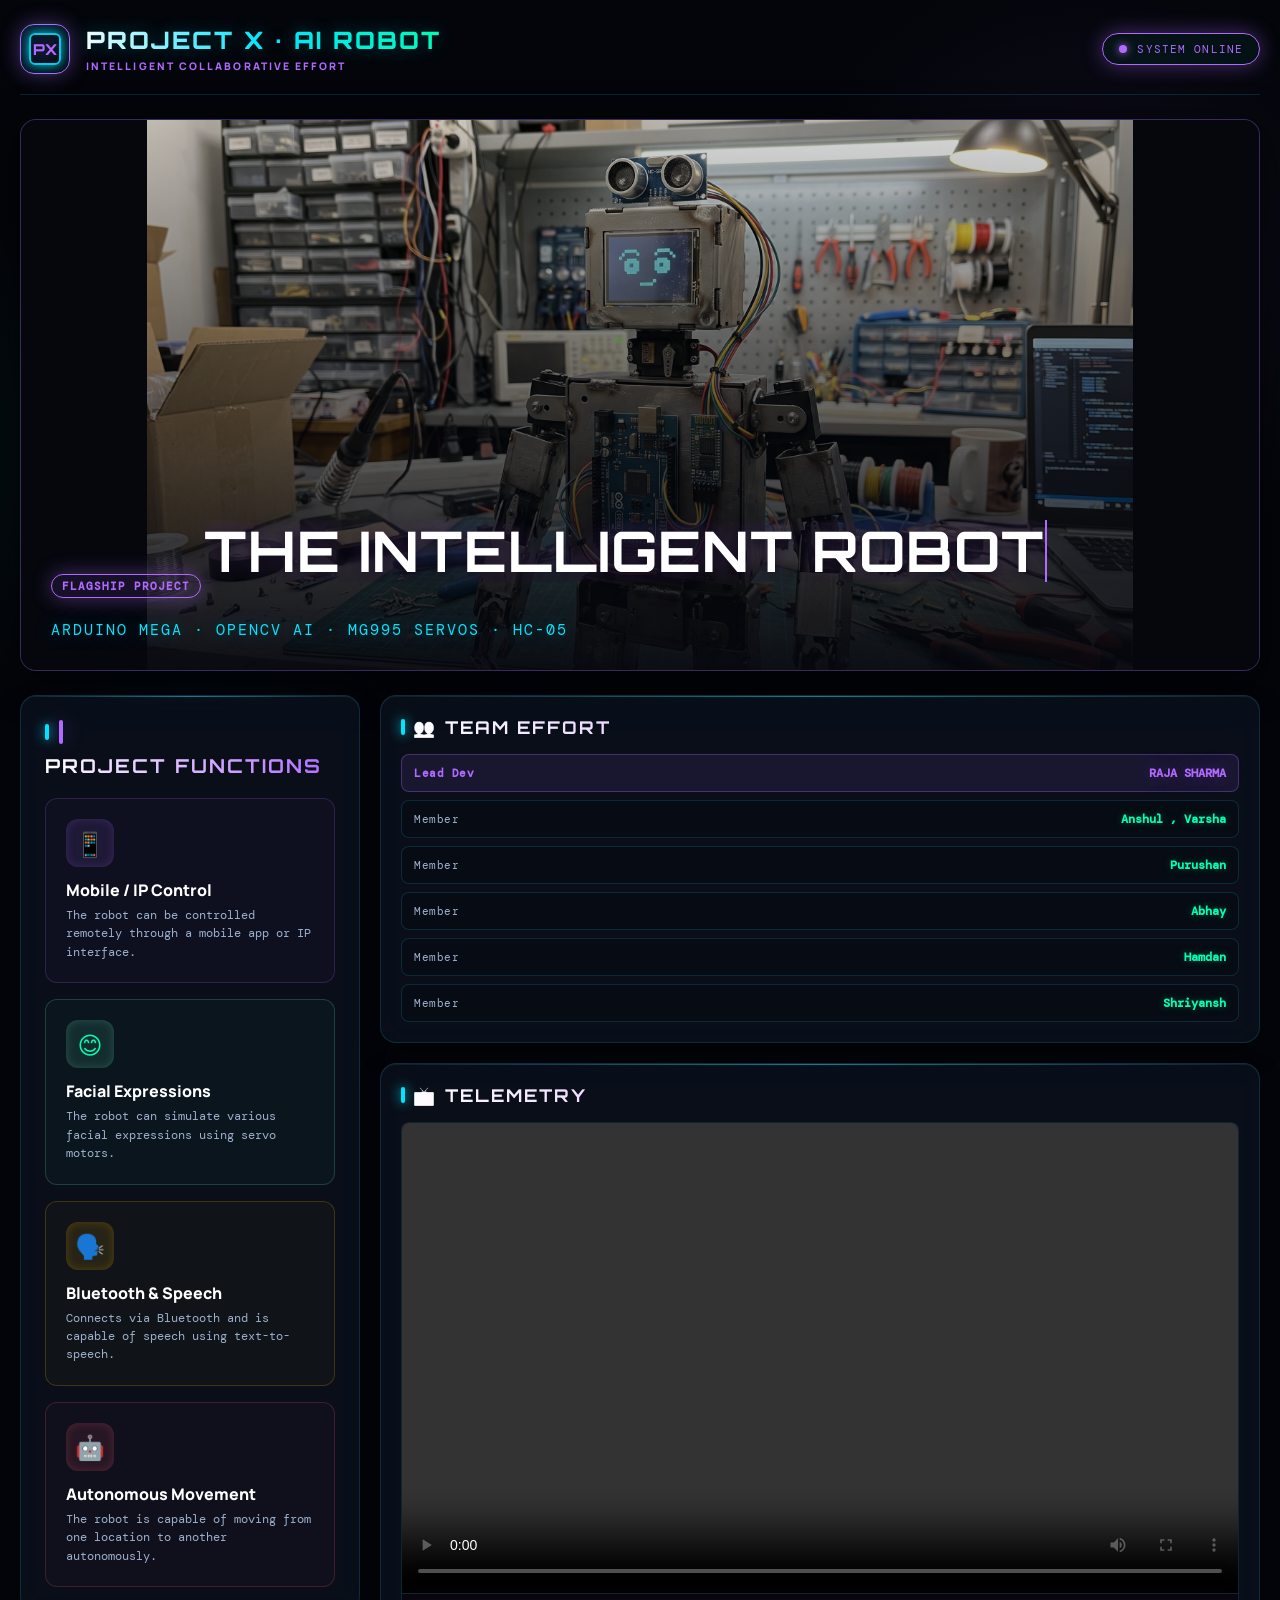
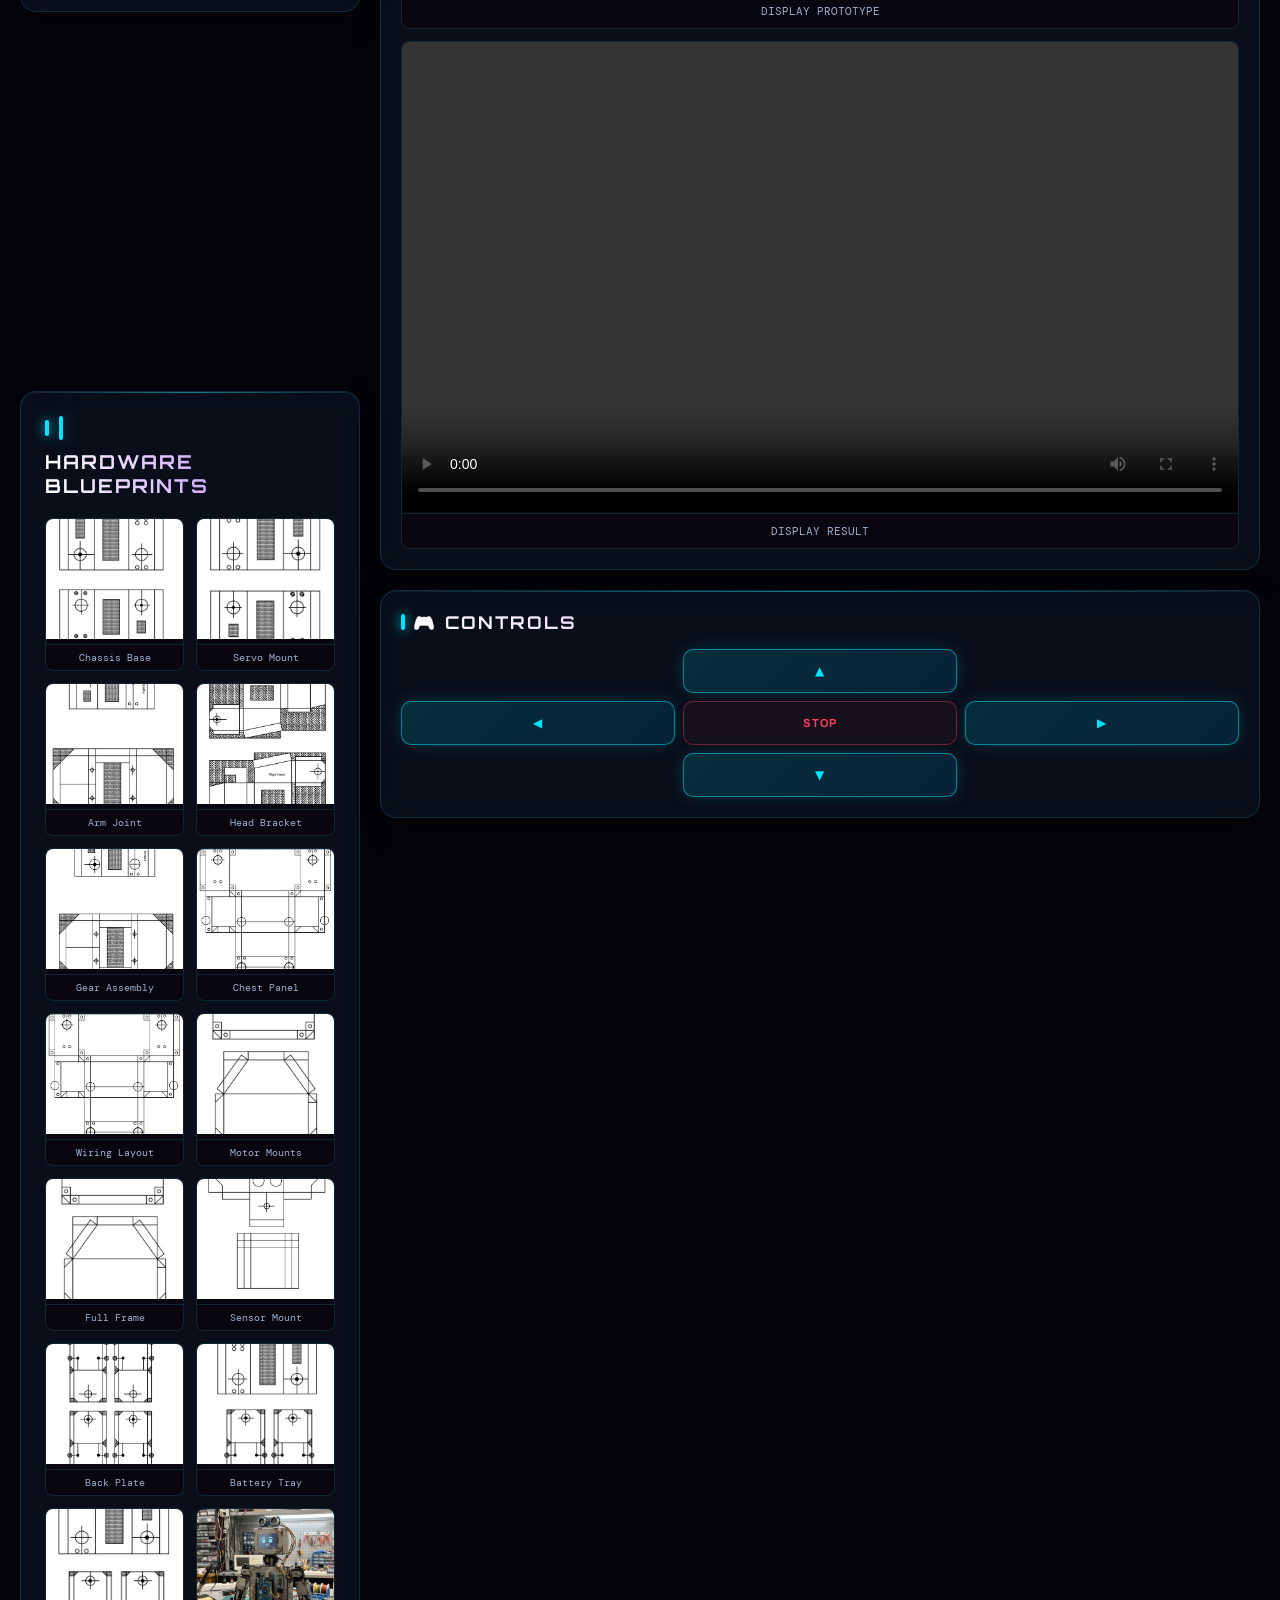
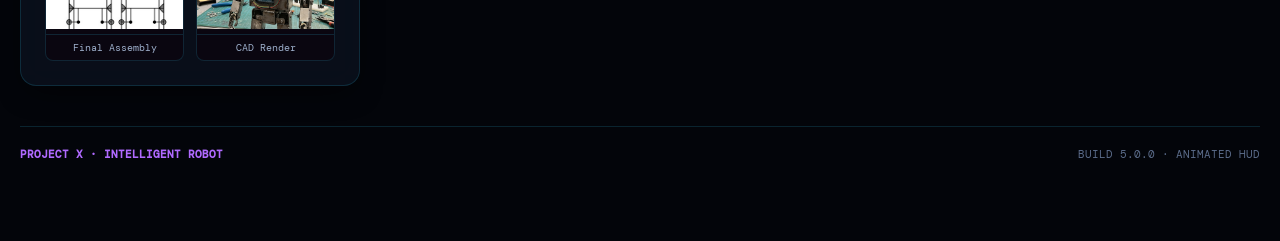
<file: projects/projectx-robot/index.html>
<!DOCTYPE html>
<html lang="en">
<head>
<!--
  ============================================================
  PROJECT X · INTELLIGENT ROBOT (ANIMATED HUD)
  File: index.html
  Version: 5.0.0 · Build 2024.12
  ============================================================
-->
<meta charset="UTF-8">
<meta name="viewport" content="width=device-width, initial-scale=1.0, viewport-fit=cover">
<meta name="theme-color" content="#05070d">
<meta name="description" content="Project X · Intelligent AI Robot Dashboard & Showcase">
<title>Project X — Intelligent Robot</title>
<link rel="preconnect" href="https://fonts.googleapis.com">
<link rel="preconnect" href="https://fonts.gstatic.com" crossorigin>
<link href="https://fonts.googleapis.com/css2?family=DM+Mono:wght@400;500&family=Manrope:wght@400;500;600;700;800&family=Orbitron:wght@600;700;800&display=swap" rel="stylesheet">
<!-- Global CSS -->
<link rel="stylesheet" href="../../styles.css">

<style>
  /* ================= CUSTOM HUD ANIMATIONS ================= */
  :root {
    --glow-violet: 0 0 20px rgba(176,106,255,0.4);
    --glow-cyan: 0 0 20px rgba(47,212,255,0.4);
    --glow-mint: 0 0 20px rgba(111,240,194,0.4);
    --glow-rose: 0 0 20px rgba(255,93,115,0.4);
  }

  /* Staggered Entry for all cards */
  .card {
    opacity: 0;
    transform: translateY(20px);
    animation: slideUpFade 0.6s cubic-bezier(0.16, 1, 0.3, 1) forwards;
  }
  .main-col > .card:nth-child(1) { animation-delay: 0.1s; }
  .main-col > .card:nth-child(2) { animation-delay: 0.2s; }
  .main-col > .card:nth-child(3) { animation-delay: 0.3s; }
  .main-col > .card:nth-child(4) { animation-delay: 0.4s; }
  
  .cols > div:last-child > .card:nth-child(1) { animation-delay: 0.3s; }
  .cols > div:last-child > .card:nth-child(2) { animation-delay: 0.4s; }
  .cols > div:last-child > .card:nth-child(3) { animation-delay: 0.5s; }

  @keyframes slideUpFade {
    to { opacity: 1; transform: translateY(0); }
  }

  /* 3D Tilt on Hover */
  .tilt-card {
    transition: transform 0.3s ease, box-shadow 0.3s ease;
  }
  .tilt-card:hover {
    transform: translateY(-5px) scale(1.01);
    box-shadow: 0 15px 35px rgba(0,0,0,0.6), var(--glow-violet);
  }

  /* Hero Title Typewriter */
  .typewriter h2 {
    overflow: hidden;
    border-right: 2px solid var(--violet);
    white-space: nowrap;
    margin: 0 auto;
    letter-spacing: 2px;
    animation: typing 2.5s steps(30, end), blink-caret 0.75s step-end infinite;
  }
  @keyframes typing {
    from { width: 0 }
    to { width: 100% }
  }
  @keyframes blink-caret {
    from, to { border-color: transparent }
    50% { border-color: var(--violet); }
  }

  /* Scanning AI Overlay */
  .scan-overlay {
    position: absolute; top: 0; left: 0; width: 100%; height: 100%;
    background: linear-gradient(to bottom, transparent 0%, rgba(111,240,194,0.05) 50%, transparent 100%);
    animation: scanMove 3s linear infinite;
    pointer-events: none;
  }
  @keyframes scanMove {
    0% { transform: translateY(-100%); }
    100% { transform: translateY(100%); }
  }

  /* Pulsing Border for AI Panel */
  .pulse-border {
    animation: pulseBorder 2s infinite alternate;
  }
  @keyframes pulseBorder {
    0% { box-shadow: 0 0 10px rgba(111,240,194,0.1); border-color: rgba(111,240,194,0.3); }
    100% { box-shadow: 0 0 25px rgba(111,240,194,0.4); border-color: rgba(111,240,194,0.8); }
  }

  /* Blueprint Image Hover */
  .bp-item {
    position: relative; overflow: hidden; border-radius: 8px; cursor: pointer;
  }
  .bp-item img {
    transition: transform 0.5s ease, filter 0.5s ease;
  }
  .bp-item:hover img {
    transform: scale(1.15) rotate(2deg);
    filter: brightness(1.2);
  }
  .bp-item::after {
    content: 'VIEW'; position: absolute; inset: 0;
    background: rgba(13,21,34,0.8); color: var(--cyan);
    font-family: var(--mono); font-size: 0.7rem; font-weight: bold;
    display: grid; place-items: center; opacity: 0; transition: opacity 0.3s;
  }
  .bp-item:hover::after { opacity: 1; }

  /* Gradient Text */
  .grad-text {
    background: linear-gradient(90deg, #fff, var(--violet), var(--cyan));
    -webkit-background-clip: text; background-clip: text; -webkit-text-fill-color: transparent;
    background-size: 200% auto;
    animation: gradientShift 3s linear infinite;
  }
  @keyframes gradientShift {
    0% { background-position: 0% center; }
    100% { background-position: 200% center; }
  }
</style>
</head>
<body>
<div class="shell">

  <!-- ===== TOPBAR ===== -->
  <div class="topbar">
    <div class="brand">
      <div class="mark" style="border-color: var(--violet); box-shadow: var(--glow-violet);">
        <b style="color: var(--violet); text-shadow: var(--glow-violet);">PX</b>
      </div>
      <div>
        <h1>PROJECT X · AI ROBOT</h1>
        <p style="color: var(--violet);">Intelligent Collaborative Effort</p>
      </div>
    </div>
    <div class="status-pill live" style="border-color: var(--violet); color: var(--violet); box-shadow: var(--glow-violet);">
      <span class="led" style="background: var(--violet); box-shadow: 0 0 8px var(--violet); animation: pulse 1.5s infinite;"></span>
      <span>SYSTEM ONLINE</span>
    </div>
  </div>

  <!-- ===== HERO SECTION ===== -->
  <section class="card tilt-card" style="padding: 0; overflow: hidden; margin-bottom: 24px; border-color: rgba(176,106,255,0.3); box-shadow: 0 10px 40px rgba(0,0,0,0.8), inset 0 0 0 1px rgba(176,106,255,0.1);">
    <div style="position: relative;">
      
      <!-- Main Prototype Image Path Updated -->
      <div style="background: #05070d; min-height: 400px; display: flex; justify-content: center; align-items: center;">
        <img src="assets/images/prototype.png" alt="Robot Prototype" style="width: 100%; max-height: 550px; object-fit: contain; display: block; opacity: 0.85;">
      </div>
      
      <!-- Gradient Overlay -->
      <div style="position: absolute; inset: 0; background: linear-gradient(to top, rgba(5,7,13,0.95) 0%, rgba(5,7,13,0.6) 40%, transparent 100%);"></div>
      
      <!-- Text Content -->
      <div class="typewriter" style="position: absolute; bottom: 0; left: 0; width: 100%; padding: 40px 30px 30px 30px;">
        <div style="display: inline-block; background: rgba(176,106,255,0.1); border: 1px solid var(--violet); color: var(--violet); font-family: var(--mono); font-size: 0.7rem; padding: 4px 10px; border-radius: 99px; margin-bottom: 12px; font-weight: bold; letter-spacing: 1px; box-shadow: var(--glow-violet);">FLAGSHIP PROJECT</div>
        
        <h2 style="font-family: var(--disp); font-size: clamp(1.8rem, 5vw, 3.5rem); color: #fff; text-shadow: 0 4px 15px rgba(0,0,0,0.9), var(--glow-violet); margin-bottom: 8px; line-height: 1.1; letter-spacing: 1px; display: inline-block;">THE INTELLIGENT ROBOT</h2>
        
        <p style="font-family: var(--mono); font-size: clamp(0.75rem, 2.5vw, 0.95rem); color: var(--cyan); letter-spacing: 2px; text-shadow: var(--glow-cyan); margin-top: 10px;">ARDUINO MEGA · OPENCV AI · MG995 SERVOS · HC-05</p>
      </div>
    </div>
  </section>

  <div class="cols">
    
    <!-- ===== MAIN COLUMN ===== -->
    <div class="main-col">
      
      <!-- FEATURES -->
      <section class="card tilt-card" style="padding: 24px;">
        <h3 class="grad-text" style="font-size: 1.2rem; margin-bottom: 20px; display: flex; align-items: center; gap: 10px;">
          <span style="width: 4px; height: 24px; background: var(--violet); border-radius: 2px; box-shadow: var(--glow-violet);"></span> Project Functions
        </h3>
        
        <div style="display: grid; grid-template-columns: repeat(auto-fit, minmax(240px, 1fr)); gap: 16px;">
          
          <div style="background: rgba(176,106,255,0.03); border: 1px solid rgba(176,106,255,0.2); border-radius: 12px; padding: 20px; transition: all 0.3s;" onmouseover="this.style.background='rgba(176,106,255,0.08)'; this.style.transform='translateY(-3px)'" onmouseout="this.style.background='rgba(176,106,255,0.03)'; this.style.transform='translateY(0)'">
            <div style="width: 48px; height: 48px; border-radius: 12px; display: grid; place-items: center; font-size: 1.5rem; margin-bottom: 12px; background: rgba(176,106,255,0.1); color: var(--violet); box-shadow: inset 0 0 10px rgba(176,106,255,0.2);">📱</div>
            <div style="font-family: var(--sans); font-weight: 800; color: #fff; font-size: 1rem; margin-bottom: 6px;">Mobile / IP Control</div>
            <div style="font-family: var(--mono); font-size: 0.72rem; color: var(--ink-dim); line-height: 1.6;">The robot can be controlled remotely through a mobile app or IP interface.</div>
          </div>

          <div style="background: rgba(111,240,194,0.03); border: 1px solid rgba(111,240,194,0.2); border-radius: 12px; padding: 20px; transition: all 0.3s;" onmouseover="this.style.background='rgba(111,240,194,0.08)'; this.style.transform='translateY(-3px)'" onmouseout="this.style.background='rgba(111,240,194,0.03)'; this.style.transform='translateY(0)'">
            <div style="width: 48px; height: 48px; border-radius: 12px; display: grid; place-items: center; font-size: 1.5rem; margin-bottom: 12px; background: rgba(111,240,194,0.1); color: var(--mint); box-shadow: inset 0 0 10px rgba(111,240,194,0.2);">😊</div>
            <div style="font-family: var(--sans); font-weight: 800; color: #fff; font-size: 1rem; margin-bottom: 6px;">Facial Expressions</div>
            <div style="font-family: var(--mono); font-size: 0.72rem; color: var(--ink-dim); line-height: 1.6;">The robot can simulate various facial expressions using servo motors.</div>
          </div>

          <div style="background: rgba(255,183,0,0.03); border: 1px solid rgba(255,183,0,0.2); border-radius: 12px; padding: 20px; transition: all 0.3s;" onmouseover="this.style.background='rgba(255,183,0,0.08)'; this.style.transform='translateY(-3px)'" onmouseout="this.style.background='rgba(255,183,0,0.03)'; this.style.transform='translateY(0)'">
            <div style="width: 48px; height: 48px; border-radius: 12px; display: grid; place-items: center; font-size: 1.5rem; margin-bottom: 12px; background: rgba(255,183,0,0.1); color: var(--amber); box-shadow: inset 0 0 10px rgba(255,183,0,0.2);">🗣️</div>
            <div style="font-family: var(--sans); font-weight: 800; color: #fff; font-size: 1rem; margin-bottom: 6px;">Bluetooth & Speech</div>
            <div style="font-family: var(--mono); font-size: 0.72rem; color: var(--ink-dim); line-height: 1.6;">Connects via Bluetooth and is capable of speech using text-to-speech.</div>
          </div>

          <div style="background: rgba(255,93,115,0.03); border: 1px solid rgba(255,93,115,0.2); border-radius: 12px; padding: 20px; transition: all 0.3s;" onmouseover="this.style.background='rgba(255,93,115,0.08)'; this.style.transform='translateY(-3px)'" onmouseout="this.style.background='rgba(255,93,115,0.03)'; this.style.transform='translateY(0)'">
            <div style="width: 48px; height: 48px; border-radius: 12px; display: grid; place-items: center; font-size: 1.5rem; margin-bottom: 12px; background: rgba(255,93,115,0.1); color: var(--rose); box-shadow: inset 0 0 10px rgba(255,93,115,0.2);">🤖</div>
            <div style="font-family: var(--sans); font-weight: 800; color: #fff; font-size: 1rem; margin-bottom: 6px;">Autonomous Movement</div>
            <div style="font-family: var(--mono); font-size: 0.72rem; color: var(--ink-dim); line-height: 1.6;">The robot is capable of moving from one location to another autonomously.</div>
          </div>

        </div>
      </section>

      <!-- AI VISION SIMULATOR (Auto Playing) -->
      <section class="card tilt-card pulse-border" style="padding: 24px; margin-top: 20px; background: linear-gradient(165deg, rgba(13,21,34,0.8), rgba(5,7,13,0.9));">
        <h3 class="grad-text" style="font-size: 1.2rem; margin-bottom: 20px; display: flex; align-items: center; gap: 10px;">
          <span style="width: 4px; height: 24px; background: var(--mint); border-radius: 2px; box-shadow: var(--glow-mint);"></span> AI Vision System <span style="margin-left: auto; font-size: 0.7rem; color: var(--mint); font-family: var(--mono); animation: blink 2s infinite;">● LIVE FEED</span>
        </h3>
        
        <div style="background: #03060c; border: 1px solid var(--line); border-radius: 12px; padding: 20px;">
          <div style="display: grid; grid-template-columns: 1fr 1fr; gap: 20px;">
            
            <!-- Camera Feed -->
            <div style="position: relative; background: #0a1018; border: 1px solid var(--line-hi); border-radius: 8px; aspect-ratio: 4/3; overflow: hidden; display: flex; justify-content: center; align-items: center;">
              <div id="cameraFeed" style="width: 100%; height: 100%; background: repeating-linear-gradient(0deg, transparent, transparent 2px, rgba(0,0,0,0.1) 2px, rgba(0,0,0,0.1) 4px); position: relative;">
                <!-- Scanline Animation -->
                <div class="scan-overlay"></div>
                
                <!-- Face Box -->
                <div id="faceBox" style="position: absolute; top: 30%; left: 30%; width: 40%; height: 50%; border: 2px solid var(--mint); opacity: 0; transition: opacity 0.3s; box-shadow: var(--glow-mint);">
                  <div id="faceName" style="position: absolute; bottom: -24px; left: 0; width: 100%; background: var(--mint); color: #000; font-family: var(--mono); font-size: 0.75rem; font-weight: bold; text-align: center; padding: 3px;">SCANNING...</div>
                </div>
              </div>
            </div>

            <!-- Detection Log -->
            <div style="display: flex; flex-direction: column;">
              <div style="font-family: var(--mono); font-size: 0.7rem; color: var(--mint); margin-bottom: 8px; border-bottom: 1px solid var(--line); padding-bottom: 6px; letter-spacing: 1px;">SYSTEM LOGS</div>
              <div id="aiLog" style="flex-grow: 1; height: 150px; overflow-y: auto; font-family: var(--mono); font-size: 0.72rem; line-height: 1.6; color: var(--ink-faint);">
                <div style="color:var(--mint)">[System] Initializing OpenCV...</div>
                <div>[System] Loading encodings...</div>
                <div style="color:var(--amber)">[Warning] Low light detected. Adjusting exposure.</div>
              </div>
            </div>

          </div>
        </div>
      </section>

      <!-- HARDWARE BLUEPRINTS (Updated Paths) -->
      <section class="card tilt-card" style="padding: 24px; margin-top: 20px;">
        <h3 class="grad-text" style="font-size: 1.2rem; margin-bottom: 20px; display: flex; align-items: center; gap: 10px;">
          <span style="width: 4px; height: 24px; background: var(--cyan); border-radius: 2px; box-shadow: var(--glow-cyan);"></span> Hardware Blueprints
        </h3>
        
        <div style="display: grid; grid-template-columns: repeat(auto-fill, minmax(130px, 1fr)); gap: 12px;">
          
          <div class="bp-item" style="background: #0a0610; border: 1px solid var(--line);">
            <img src="assets/images/prototype/Chassis Base.jpeg" style="width: 100%; height: 120px; object-fit: cover;">
            <div style="padding: 6px; font-family: var(--mono); font-size: 0.65rem; color: var(--ink-dim); text-align: center; border-top: 1px solid var(--line);">Chassis Base</div>
          </div>
          
          <div class="bp-item" style="background: #0a0610; border: 1px solid var(--line);">
            <img src="assets/images/prototype/Servo Mount.jpeg" style="width: 100%; height: 120px; object-fit: cover;">
            <div style="padding: 6px; font-family: var(--mono); font-size: 0.65rem; color: var(--ink-dim); text-align: center; border-top: 1px solid var(--line);">Servo Mount</div>
          </div>

          <div class="bp-item" style="background: #0a0610; border: 1px solid var(--line);">
            <img src="assets/images/prototype/Arm Joint.jpeg" style="width: 100%; height: 120px; object-fit: cover;">
            <div style="padding: 6px; font-family: var(--mono); font-size: 0.65rem; color: var(--ink-dim); text-align: center; border-top: 1px solid var(--line);">Arm Joint</div>
          </div>

          <div class="bp-item" style="background: #0a0610; border: 1px solid var(--line);">
            <img src="assets/images/prototype/Head Bracket.jpeg" style="width: 100%; height: 120px; object-fit: cover;">
            <div style="padding: 6px; font-family: var(--mono); font-size: 0.65rem; color: var(--ink-dim); text-align: center; border-top: 1px solid var(--line);">Head Bracket</div>
          </div>

          <div class="bp-item" style="background: #0a0610; border: 1px solid var(--line);">
            <img src="assets/images/prototype/Gear Assembly.jpeg" style="width: 100%; height: 120px; object-fit: cover;">
            <div style="padding: 6px; font-family: var(--mono); font-size: 0.65rem; color: var(--ink-dim); text-align: center; border-top: 1px solid var(--line);">Gear Assembly</div>
          </div>

          <div class="bp-item" style="background: #0a0610; border: 1px solid var(--line);">
            <img src="assets/images/prototype/Chest Panel.jpeg" style="width: 100%; height: 120px; object-fit: cover;">
            <div style="padding: 6px; font-family: var(--mono); font-size: 0.65rem; color: var(--ink-dim); text-align: center; border-top: 1px solid var(--line);">Chest Panel</div>
          </div>

          <div class="bp-item" style="background: #0a0610; border: 1px solid var(--line);">
            <img src="assets/images/prototype/Wiring Layout.jpeg" style="width: 100%; height: 120px; object-fit: cover;">
            <div style="padding: 6px; font-family: var(--mono); font-size: 0.65rem; color: var(--ink-dim); text-align: center; border-top: 1px solid var(--line);">Wiring Layout</div>
          </div>

          <div class="bp-item" style="background: #0a0610; border: 1px solid var(--line);">
            <img src="assets/images/prototype/Motor Mounts.jpeg" style="width: 100%; height: 120px; object-fit: cover;">
            <div style="padding: 6px; font-family: var(--mono); font-size: 0.65rem; color: var(--ink-dim); text-align: center; border-top: 1px solid var(--line);">Motor Mounts</div>
          </div>

          <div class="bp-item" style="background: #0a0610; border: 1px solid var(--line);">
            <img src="assets/images/prototype/FullFrame.jpeg" style="width: 100%; height: 120px; object-fit: cover;">
            <div style="padding: 6px; font-family: var(--mono); font-size: 0.65rem; color: var(--ink-dim); text-align: center; border-top: 1px solid var(--line);">Full Frame</div>
          </div>

          <div class="bp-item" style="background: #0a0610; border: 1px solid var(--line);">
            <img src="assets/images/prototype/Sensor Mount.jpeg" style="width: 100%; height: 120px; object-fit: cover;">
            <div style="padding: 6px; font-family: var(--mono); font-size: 0.65rem; color: var(--ink-dim); text-align: center; border-top: 1px solid var(--line);">Sensor Mount</div>
          </div>

          <div class="bp-item" style="background: #0a0610; border: 1px solid var(--line);">
            <img src="assets/images/prototype/Back Plate.jpeg" style="width: 100%; height: 120px; object-fit: cover;">
            <div style="padding: 6px; font-family: var(--mono); font-size: 0.65rem; color: var(--ink-dim); text-align: center; border-top: 1px solid var(--line);">Back Plate</div>
          </div>

          <div class="bp-item" style="background: #0a0610; border: 1px solid var(--line);">
            <img src="assets/images/prototype/Battery Tray.jpeg" style="width: 100%; height: 120px; object-fit: cover;">
            <div style="padding: 6px; font-family: var(--mono); font-size: 0.65rem; color: var(--ink-dim); text-align: center; border-top: 1px solid var(--line);">Battery Tray</div>
          </div>

          <div class="bp-item" style="background: #0a0610; border: 1px solid var(--line);">
            <img src="assets/images/prototype/Final Assembly.jpeg" style="width: 100%; height: 120px; object-fit: cover;">
            <div style="padding: 6px; font-family: var(--mono); font-size: 0.65rem; color: var(--ink-dim); text-align: center; border-top: 1px solid var(--line);">Final Assembly</div>
          </div>

          <div class="bp-item" style="background: #0a0610; border: 1px solid var(--line);">
            <img src="assets/images/prototype/CAD Render.png" style="width: 100%; height: 120px; object-fit: cover;">
            <div style="padding: 6px; font-family: var(--mono); font-size: 0.65rem; color: var(--ink-dim); text-align: center; border-top: 1px solid var(--line);">CAD Render</div>
          </div>

        </div>
      </section>

    </div>

    <!-- ===== SIDEBAR ===== -->
    <div>
      
      <!-- TEAM MEMBERS -->
      <section class="card tilt-card" style="padding: 20px;">
        <h3 class="grad-text" style="font-size: 1.1rem; margin-bottom: 16px; display: flex; align-items: center; gap: 8px;">
          <span style="color: var(--violet);">👥</span> Team Effort
        </h3>
        <div class="statuslist">
          <div class="srow" style="background: rgba(176,106,255,0.1); border-color: rgba(176,106,255,0.3);">
            <span class="k" style="color: var(--violet); font-weight: bold;">Lead Dev</span>
            <span class="v" style="color: var(--violet); font-weight: bold; text-shadow: var(--glow-violet);">RAJA SHARMA</span>
          </div>
          <div class="srow"><span class="k">Member</span><span class="v">Anshul ,  Varsha</span></div>
          <div class="srow"><span class="k">Member</span><span class="v">Purushan</span></div>
          <div class="srow"><span class="k">Member</span><span class="v">Abhay</span></div>
          <div class="srow"><span class="k">Member</span><span class="v">Hamdan</span></div>
          <div class="srow"><span class="k">Member</span><span class="v">Shriyansh</span></div>
        </div>
      </section>

      <!-- DISPLAY VIDEOS -->
      <section class="card tilt-card" style="padding: 20px; margin-top: 20px;">
        <h3 class="grad-text" style="font-size: 1.1rem; margin-bottom: 16px; display: flex; align-items: center; gap: 8px;">
          <span style="color: var(--cyan);">📺</span> Telemetry
        </h3>
        <div style="display: flex; flex-direction: column; gap: 12px;">
          
          <div style="background: #0a0610; border: 1px solid var(--line); border-radius: 8px; overflow: hidden;">
            <video src="assets/images/display/displayprototype.mp4" controls preload="metadata" style="width: 100%; display: block; aspect-ratio: 16/9; object-fit: cover;"></video>
            <div style="padding: 10px; font-family: var(--mono); font-size: 0.7rem; color: var(--ink-dim); text-align: center; border-top: 1px solid var(--line);">DISPLAY PROTOTYPE</div>
          </div>

          <div style="background: #0a0610; border: 1px solid var(--line); border-radius: 8px; overflow: hidden;">
            <video src="assets/images/display/displayresult.mp4" controls preload="metadata" style="width: 100%; display: block; aspect-ratio: 16/9; object-fit: cover;"></video>
            <div style="padding: 10px; font-family: var(--mono); font-size: 0.7rem; color: var(--ink-dim); text-align: center; border-top: 1px solid var(--line);">DISPLAY RESULT</div>
          </div>

        </div>
      </section>

      <!-- CONTROL CONTROLS -->
      <section class="card tilt-card" style="padding: 20px; margin-top: 20px;">
        <h3 class="grad-text" style="font-size: 1.1rem; margin-bottom: 16px; display: flex; align-items: center; gap: 8px;">
          <span style="color: var(--mint);">🎮</span> Controls
        </h3>
        <div style="display: grid; grid-template-columns: 1fr 1fr 1fr; gap: 8px;">
          <div></div>
          <button class="primary" onclick="moveRobot('F')" style="padding: 12px 0;">▲</button>
          <div></div>
          
          <button class="primary" onclick="moveRobot('L')" style="padding: 12px 0;">◀</button>
          <button class="danger" onclick="moveRobot('S')" style="padding: 12px 0; font-size: 0.7rem;">STOP</button>
          <button class="primary" onclick="moveRobot('R')" style="padding: 12px 0;">▶</button>
          
          <div></div>
          <button class="primary" onclick="moveRobot('B')" style="padding: 12px 0;">▼</button>
          <div></div>
        </div>
      </section>

    </div>
  </div>

  <footer style="margin-top: 40px; border-top: 1px solid var(--line); padding-top: 20px;">
    <span style="color: var(--violet); font-weight: bold;">PROJECT X · INTELLIGENT ROBOT</span>
    <span style="color: var(--ink-faint);">BUILD 5.0.0 · ANIMATED HUD</span>
  </footer>
</div>

<style>
  @keyframes blink { 0%, 100% { opacity: 1; } 50% { opacity: 0.3; } }
</style>

<script>
  // Auto-playing AI Simulation Logic
  const faces = ['RAJA', 'PURUSHAN', 'UNKNOWN', 'ABHAY'];
  const faceNames = ['Raja', 'Purushan', 'Unknown', 'Abhay'];
  let step = 0;
  
  const logBox = document.getElementById('aiLog');
  const faceBox = document.getElementById('faceBox');
  const nameBox = document.getElementById('faceName');

  function runAISimulation() {
    // Reset if loop finishes
    if (step >= faces.length) {
      step = 0;
      logBox.innerHTML = '<div style="color:var(--mint)">[System] Restarting scan sequence...</div>';
    }

    const face = faces[step];
    const name = faceNames[step];

    faceBox.style.opacity = '1';
    nameBox.textContent = name;
    
    if (face !== 'UNKNOWN') {
      nameBox.style.background = 'var(--mint)';
      nameBox.style.color = '#000';
      faceBox.style.borderColor = 'var(--mint)';
      faceBox.style.boxShadow = 'var(--glow-mint)';
      logBox.innerHTML += `<div style="margin-top:6px; color:var(--mint)">[Match] Found: <b style="color:#fff">${name}</b> (99.2%)</div>`;
      logBox.innerHTML += `<div style="color:var(--mint); opacity:0.7">[Excel] Attendance marked.</div>`;
    } else {
      nameBox.style.background = 'var(--rose)';
      nameBox.style.color = '#fff';
      faceBox.style.borderColor = 'var(--rose)';
      faceBox.style.boxShadow = 'var(--glow-rose)';
      logBox.innerHTML += `<div style="margin-top:6px; color:var(--rose)">[Scan] Unknown face detected.</div>`;
    }
    
    logBox.scrollTop = logBox.scrollHeight;
    step++;
    
    // Wait 2.5 seconds before next scan
    setTimeout(runAISimulation, 2500);
  }

  // Start AI loop after page load
  setTimeout(runAISimulation, 1500);

  function moveRobot(cmd) {
    console.log(`Sending command: ${cmd}`);
  }
</script>
</body>
</html>
</file>
<file: styles.css>
/* ============================================================
   PROJECT X · GLOBAL STYLESHEET (styles.css)
   Version: 2.0.0 · Build 2024.12
   Author: Raja (github.com/luciferofx)
   
   Features: 3D Effects, Glassmorphism, Neon Glow, Animations
   ============================================================ */

:root {
  color-scheme: dark;
  /* Deep Space Background */
  --bg: #03050a;
  --card: rgba(13, 21, 34, 0.65);
  --card-hi: rgba(17, 27, 44, 0.85);
  --line: rgba(47, 212, 255, 0.15);
  --line-hi: rgba(47, 212, 255, 0.3);
  
  /* High-Contrast Text */
  --ink: #f0f5ff;
  --ink-dim: #9eb0cc;
  --ink-faint: #5b6c8a;
  
  /* Vibrant Cyberpunk Accents */
  --cyan: #00e5ff;
  --mint: #00ffb3;
  --amber: #ffb700;
  --rose: #ff3b5c;
  --violet: #b06aff;
  
  /* Fonts */
  --mono: 'DM Mono', ui-monospace, Menlo, monospace;
  --sans: 'Manrope', system-ui, sans-serif;
  --disp: 'Orbitron', sans-serif;
  
  /* Spacing/Radius */
  --r: 16px;
  --pad: 20px;
}

* { box-sizing: border-box; margin: 0; padding: 0; -webkit-tap-highlight-color: transparent; }
html { scroll-behavior: smooth; -webkit-text-size-adjust: 100%; }

/* ============================================================
   ANIMATED BACKGROUND
   ============================================================ */
body {
  background-color: var(--bg);
  background-image: 
    radial-gradient(circle at 15% 50%, rgba(0, 229, 255, 0.08), transparent 25%),
    radial-gradient(circle at 85% 30%, rgba(176, 106, 255, 0.08), transparent 25%);
  background-attachment: fixed;
  color: var(--ink);
  font-family: var(--sans);
  min-height: 100vh;
  padding: 24px 20px 80px;
  -webkit-font-smoothing: antialiased;
  overflow-x: hidden;
  animation: bgPulse 10s infinite alternate;
}

@keyframes bgPulse {
  0% { background-size: 100% 100%; }
  100% { background-size: 150% 150%; }
}

.shell { max-width: 1300px; margin: 0 auto; width: 100%; position: relative; z-index: 1; }

/* ============================================================
   TOPBAR & LOGO
   ============================================================ */
.topbar { display: flex; flex-wrap: wrap; align-items: center; justify-content: space-between; gap: 16px; padding-bottom: 20px; border-bottom: 1px solid var(--line); margin-bottom: 24px; }
.brand { display: flex; align-items: center; gap: 16px; min-width: 0; }

/* 3D Glowing Logo */
.mark { 
  width: 50px; height: 50px; border-radius: 14px; position: relative; 
  background: linear-gradient(135deg, #091c2e, #050a12); 
  border: 1px solid var(--line-hi); display: grid; place-items: center; 
  box-shadow: 0 0 25px rgba(0, 229, 255, 0.2), inset 0 0 15px rgba(0, 229, 255, 0.1); 
  transform-style: preserve-3d;
  animation: float 4s ease-in-out infinite;
}
@keyframes float {
  0%, 100% { transform: translateY(0) rotate(0deg); }
  50% { transform: translateY(-5px) rotate(2deg); }
}
.mark::before { content: ''; position: absolute; inset: 8px; border-radius: 6px; border: 2px solid var(--cyan); opacity: .9; box-shadow: 0 0 12px var(--cyan); }
.mark b { font-family: var(--disp); font-weight: 800; font-size: 15px; color: #fff; position: relative; text-shadow: 0 0 10px var(--cyan); }

.brand h1 { 
  font-family: var(--disp); font-size: clamp(1rem, 2.5vw, 1.5rem); letter-spacing: 2px; font-weight: 800; 
  background: linear-gradient(90deg, #fff, var(--cyan), var(--mint)); 
  -webkit-background-clip: text; background-clip: text; -webkit-text-fill-color: transparent; 
  text-shadow: 0 0 20px rgba(0, 229, 255, 0.3);
}
.brand p { font-size: .65rem; color: var(--ink-dim); letter-spacing: .2em; text-transform: uppercase; margin-top: 4px; font-weight: 800; }

/* Status Pill */
.status-pill { 
  font-family: var(--mono); font-size: .7rem; letter-spacing: .1em; padding: 8px 16px; border-radius: 999px; 
  border: 1px solid var(--line-hi); color: var(--ink-dim); background: rgba(16, 26, 42, 0.8); 
  backdrop-filter: blur(10px); display: inline-flex; align-items: center; gap: 10px; transition: all .3s; 
}
.status-pill .led { width: 8px; height: 8px; border-radius: 50%; background: currentColor; box-shadow: 0 0 10px currentColor; }
.status-pill.live { color: var(--mint); border-color: rgba(0, 255, 179, 0.4); background: rgba(0, 255, 179, 0.05); box-shadow: 0 0 20px rgba(0, 255, 179, 0.15); }
.status-pill.sim { color: var(--violet); border-color: rgba(176, 106, 255, 0.4); background: rgba(176, 106, 255, 0.05); box-shadow: 0 0 20px rgba(176, 106, 255, 0.15); }
.status-pill.live .led, .status-pill.sim .led { animation: blink 1.5s infinite; }
@keyframes blink { 0%,100% { opacity: 1; transform: scale(1); } 50% { opacity: .3; transform: scale(.8); } }

/* ============================================================
   LAYOUT & 3D GLASS CARDS
   ============================================================ */
.cols { display: grid; grid-template-columns: 340px minmax(0, 1fr); gap: 20px; align-items: start; }
.main-col { min-width: 0; }

.card { 
  background: var(--card); 
  border: 1px solid var(--line); 
  border-radius: var(--r); 
  padding: var(--pad); 
  box-shadow: 0 10px 30px -10px rgba(0,0,0,0.8), inset 0 1px 0 rgba(255,255,255,0.05); 
  backdrop-filter: blur(16px);
  -webkit-backdrop-filter: blur(16px);
  transition: transform 0.3s cubic-bezier(0.175, 0.885, 0.32, 1.275), box-shadow 0.3s, border-color 0.3s;
  position: relative;
  overflow: hidden;
}

/* Card Hover 3D Tilt */
.card:hover {
  transform: translateY(-4px) scale(1.01);
  border-color: var(--line-hi);
  box-shadow: 0 20px 40px -15px rgba(0,0,0,0.9), 0 0 20px rgba(0, 229, 255, 0.1), inset 0 1px 0 rgba(255,255,255,0.1);
}

/* Card Top Glow Line */
.card::before {
  content: '';
  position: absolute;
  top: 0; left: 0; right: 0;
  height: 1px;
  background: linear-gradient(90deg, transparent, var(--cyan), transparent);
  opacity: 0.5;
}

.card + .card { margin-top: 20px; }

.card > h3 { 
  font-family: var(--disp); font-size: .8rem; letter-spacing: 2px; text-transform: uppercase; 
  color: var(--ink); font-weight: 700; margin-bottom: 16px; display: flex; align-items: center; gap: 10px; flex-wrap: wrap; 
}
.card > h3::before { 
  content: ''; width: 4px; height: 16px; border-radius: 2px; 
  background: var(--cyan); box-shadow: 0 0 12px var(--cyan); flex-shrink: 0; 
}
.card > h3 small { margin-left: auto; font-family: var(--mono); font-size: .6rem; letter-spacing: .08em; color: var(--cyan); text-transform: none; font-weight: 500; }

/* ============================================================
   FORMS & BUTTONS (Neon & Tactile)
   ============================================================ */
.field { margin-bottom: 14px; }
.field label { display: block; font-size: .7rem; letter-spacing: .15em; text-transform: uppercase; color: var(--ink-dim); font-weight: 800; margin-bottom: 8px; }

select { 
  width: 100%; padding: 12px 14px; 
  background: rgba(6, 10, 19, 0.8); 
  color: var(--ink); 
  border: 1px solid var(--line-hi); 
  border-radius: 10px; 
  font-family: var(--mono); font-size: .8rem; 
  outline: none; transition: all .2s; 
  -webkit-appearance: none; appearance: none; 
  background-image: url("data:image/svg+xml,%3Csvg xmlns='http://www.w3.org/2000/svg' width='12' height='8' viewBox='0 0 12 8'%3E%3Cpath fill='%2300e5ff' d='M6 8L0 0h12z'/%3E%3C/svg%3E"); 
  background-repeat: no-repeat; background-position: right 14px center; padding-right: 36px; 
}
select:focus { border-color: var(--cyan); box-shadow: 0 0 0 3px rgba(0, 229, 255, 0.15), 0 0 15px rgba(0, 229, 255, 0.1); }
select:disabled { opacity: .4; cursor: not-allowed; }

button { 
  cursor: pointer; font-family: var(--sans); font-weight: 800; font-size: .75rem; 
  letter-spacing: .08em; padding: 12px 16px; border-radius: 10px; 
  border: 1px solid var(--line-hi); background: rgba(15, 25, 41, 0.8); color: var(--ink); 
  transition: all .2s cubic-bezier(0.175, 0.885, 0.32, 1.275); 
  flex: 1; min-height: 44px; touch-action: manipulation; 
  position: relative; overflow: hidden;
}
button::after {
  content: ''; position: absolute; top: 50%; left: 50%; width: 5px; height: 5px;
  background: rgba(255,255,255,0.5); opacity: 0; border-radius: 100%;
  transform: scale(1, 1) translate(-50%, -50%); transform-origin: 50% 50%;
}
button:focus:not(:focus-visible) { outline: none; }
button:active:not(:disabled)::after { animation: ripple 0.6s ease-out; }
@keyframes ripple {
  0% { transform: scale(0, 0); opacity: 1; }
  20% { transform: scale(25, 25); opacity: 1; }
  100% { opacity: 0; transform: scale(40, 40); }
}

button:hover:not(:disabled) { 
  border-color: var(--cyan); color: #fff; 
  transform: translateY(-2px); 
  box-shadow: 0 5px 15px rgba(0, 229, 255, 0.2); 
}
button:active:not(:disabled) { transform: translateY(0); }
button:disabled { opacity: .3; cursor: not-allowed; transform: none; }

/* Enhanced Button Variants */
button.primary { 
  background: linear-gradient(135deg, rgba(0, 229, 255, 0.15), rgba(0, 120, 180, 0.2)); 
  border-color: rgba(0, 229, 255, 0.5); color: var(--cyan); 
  box-shadow: 0 0 20px -5px rgba(0, 229, 255, 0.3); 
}
button.primary:hover:not(:disabled) { 
  box-shadow: 0 0 30px 0 rgba(0, 229, 255, 0.5); 
  background: linear-gradient(135deg, rgba(0, 229, 255, 0.25), rgba(0, 120, 180, 0.3));
}
button.danger { 
  color: var(--rose); border-color: rgba(255, 59, 92, 0.4); background: rgba(255, 59, 92, 0.05); 
}
button.danger:hover:not(:disabled) { border-color: var(--rose); color: #ff8598; box-shadow: 0 0 20px rgba(255, 59, 92, 0.2); }
button.ghost { background: transparent; }
button.sim { color: var(--violet); border-color: rgba(176, 106, 255, 0.4); background: rgba(176, 106, 255, 0.05); }
button.sim:hover:not(:disabled) { border-color: var(--violet); color: #d4b3ff; box-shadow: 0 0 20px rgba(176, 106, 255, 0.2); }
button.flash { 
  background: linear-gradient(135deg, rgba(255, 183, 0, 0.15), rgba(120, 80, 0, 0.2)); 
  border-color: rgba(255, 183, 0, 0.5); color: var(--amber); 
  box-shadow: 0 0 20px -5px rgba(255, 183, 0, 0.3); 
}
button.flash:hover:not(:disabled) { 
  box-shadow: 0 0 30px 0 rgba(255, 183, 0, 0.5); 
  background: linear-gradient(135deg, rgba(255, 183, 0, 0.25), rgba(120, 80, 0, 0.3));
}

.btnstack { display: flex; flex-direction: column; gap: 10px; }
.btnrow { display: flex; gap: 10px; flex-wrap: wrap; }
.btnrow button { flex: 1; min-width: 0; }

/* ============================================================
   STATUS & TELEMETRY
   ============================================================ */
.statuslist { display: grid; gap: 8px; font-family: var(--mono); font-size: .75rem; }
.srow { 
  display: flex; justify-content: space-between; align-items: center; gap: 10px; 
  padding: 10px 12px; background: rgba(6, 10, 19, 0.6); 
  border: 1px solid var(--line); border-radius: 8px; 
  transition: background 0.2s;
}
.srow:hover { background: rgba(6, 10, 19, 0.9); }
.srow .k { color: var(--ink-dim); letter-spacing: .05em; flex: 0 0 auto; font-size: .68rem; }
.srow .v { color: var(--mint); font-weight: 600; text-align: right; word-break: break-all; font-size: .75rem; text-shadow: 0 0 8px rgba(0, 255, 179, 0.3); }
.srow .v.off { color: var(--ink-faint); text-shadow: none; }
.srow .v.warn { color: var(--amber); text-shadow: 0 0 8px rgba(255, 183, 0, 0.3); }
.srow .v.pur { color: var(--violet); text-shadow: 0 0 8px rgba(176, 106, 255, 0.3); }

/* ============================================================
   ADDRESS MAP (3D Cells)
   ============================================================ */
.amap { display: grid; grid-template-columns: repeat(16, 1fr); gap: 4px; font-family: var(--mono); }
.amap .hd { font-size: .6rem; color: var(--ink-dim); text-align: center; padding: 4px 0; }
.amap .rh { font-size: .6rem; color: var(--ink-dim); display: grid; place-items: center; }

.acell { 
  aspect-ratio: 1; border-radius: 4px; border: 1px solid var(--line); 
  background: #070c15; transition: all .2s; position: relative; min-height: 16px; 
  box-shadow: inset 0 0 5px rgba(0,0,0,0.5);
}
.acell.active { 
  border-color: var(--cyan); background: rgba(0, 229, 255, 0.2); 
  box-shadow: 0 0 12px rgba(0, 229, 255, 0.5), inset 0 0 8px rgba(0, 229, 255, 0.3); 
  transform: scale(1.1); z-index: 2;
}
.acell.probing { 
  background: rgba(255, 183, 0, 0.2); border-color: var(--amber); 
  box-shadow: 0 0 10px rgba(255, 183, 0, 0.3); 
  animation: pulseCell 1s infinite alternate;
}
@keyframes pulseCell { 0% { opacity: 0.5; } 100% { opacity: 1; } }

.alegend { display: flex; flex-wrap: wrap; gap: 12px; margin-top: 12px; font-family: var(--mono); font-size: .65rem; color: var(--ink-dim); }
.alegend i { display: inline-block; width: 10px; height: 10px; border-radius: 3px; margin-right: 6px; vertical-align: -1px; }

/* ============================================================
   TABLES
   ============================================================ */
.tscroll { overflow-x: auto; -webkit-overflow-scrolling: touch; margin: 0 -4px; padding: 0 4px; }
table { width: 100%; border-collapse: collapse; font-family: var(--mono); font-size: .75rem; }
thead th { 
  text-align: left; color: var(--cyan); font-weight: 600; font-size: .65rem; 
  letter-spacing: .1em; text-transform: uppercase; padding: 10px 12px; 
  border-bottom: 1px solid var(--line-hi); white-space: nowrap; 
}
tbody td { padding: 10px 12px; border-bottom: 1px solid var(--line); color: var(--ink); }
tbody tr { transition: background 0.15s; }
tbody tr:hover { background: rgba(0, 229, 255, 0.05); }
td.addr { color: var(--cyan); font-weight: 600; white-space: nowrap; }
td.name { color: var(--mint); white-space: nowrap; }
td.none { color: var(--ink-faint); text-align: center; font-style: italic; padding: 24px; white-space: normal; }

.tag { 
  display: inline-block; font-size: .6rem; letter-spacing: .08em; padding: 3px 8px; 
  border-radius: 999px; border: 1px solid; text-transform: uppercase; font-weight: 600; white-space: nowrap; 
}
.tag.ok { color: var(--mint); border-color: rgba(0, 255, 179, 0.4); background: rgba(0, 255, 179, 0.1); }
.tag.unk { color: var(--amber); border-color: rgba(255, 183, 0, 0.4); background: rgba(255, 183, 0, 0.1); }
.tag.nack { color: var(--rose); border-color: rgba(255, 59, 92, 0.4); background: rgba(255, 59, 92, 0.1); }

/* ============================================================
   CONSOLE (Terminal style)
   ============================================================ */
.chead { display: flex; align-items: center; justify-content: space-between; flex-wrap: wrap; gap: 10px; margin-bottom: 14px; }
.chead h3 { margin-bottom: 0; }
.ctools { display: flex; gap: 8px; align-items: center; flex-wrap: wrap; }
.ctools button { flex: 0 0 auto; padding: 7px 12px; font-size: .68rem; min-height: auto; }
.toggle { display: flex; align-items: center; gap: 6px; font-family: var(--mono); font-size: .68rem; color: var(--ink-dim); cursor: pointer; user-select: none; }
.toggle input { accent-color: var(--cyan); width: 16px; height: 16px; cursor: pointer; }

.con { 
  background: #020408; border: 1px solid var(--line-hi); border-radius: 12px; 
  padding: 16px; height: 300px; overflow-y: auto; font-family: var(--mono); 
  font-size: .75rem; line-height: 1.7; scrollbar-width: thin; 
  box-shadow: inset 0 0 20px rgba(0,0,0,0.8); position: relative;
}
.con::-webkit-scrollbar { width: 8px; }
.con::-webkit-scrollbar-thumb { background: var(--line-hi); border-radius: 4px; }
.con::after {
  content: ''; position: absolute; top: 0; left: 0; width: 100%; height: 100%;
  background: linear-gradient(rgba(0, 229, 255, 0.03) 50%, transparent 50%);
  background-size: 100% 4px; pointer-events: none;
}

.ln { display: flex; gap: 10px; white-space: pre-wrap; word-break: break-word; padding: 2px 0; border-bottom: 1px solid rgba(255,255,255,0.02); animation: fadeIn 0.3s ease; }
@keyframes fadeIn { from { opacity: 0; transform: translateX(-5px); } to { opacity: 1; transform: translateX(0); } }

.ln .ts { color: var(--ink-faint); flex: 0 0 auto; font-size: .7rem; }
.ln .msg { flex: 1; min-width: 0; }
.ln.info .msg { color: var(--ink); }
.ln.ok .msg { color: var(--mint); text-shadow: 0 0 8px rgba(0, 255, 179, 0.4); }
.ln.warn .msg { color: var(--amber); text-shadow: 0 0 8px rgba(255, 183, 0, 0.4); }
.ln.err .msg { color: var(--rose); text-shadow: 0 0 8px rgba(255, 59, 92, 0.4); }
.ln.sys .msg { color: var(--cyan); text-shadow: 0 0 8px rgba(0, 229, 255, 0.4); }
.ln.sim .msg { color: var(--violet); text-shadow: 0 0 8px rgba(176, 106, 255, 0.4); }
.ln .msg .hl { color: #fff; font-weight: 600; }
.ln.placeholder .msg { color: var(--ink-faint); font-style: italic; }

/* ============================================================
   DEMO BOARD (SVG Wiring) & 3D Effects
   ============================================================ */
.demo-stage { 
  position: relative; background: radial-gradient(circle at 30% 20%, #0b1a26, #020408 80%); 
  border: 1px solid var(--line); border-radius: 16px; padding: 20px 16px; overflow: hidden; 
  box-shadow: inset 0 0 40px rgba(0,0,0,0.6);
}
.demo-stage svg { width: 100%; height: auto; display: block; position: relative; z-index: 1; filter: drop-shadow(0 10px 20px rgba(0,0,0,0.5)); }

.wire { stroke-linecap: round; stroke-linejoin: round; fill: none; transition: stroke .3s, opacity .3s; }
.wire.off { stroke: #1a2537; opacity: .6; stroke-dasharray: 6 6; }
.wire.on { stroke: var(--cyan); filter: drop-shadow(0 0 6px var(--cyan)); animation: dash 2s linear infinite; }
.wire.on.mint { stroke: var(--mint); filter: drop-shadow(0 0 6px var(--mint)); }
.wire.on.amber { stroke: var(--amber); filter: drop-shadow(0 0 6px var(--amber)); }
@keyframes dash { to { stroke-dashoffset: -40; } }

.node .body { fill: #0d1a28; stroke: #26344c; stroke-width: 1.5; transition: all .3s; }
.node.on .body { stroke: var(--cyan); filter: drop-shadow(0 0 10px rgba(0,229,255,0.5)); }
.node .lbl { fill: #8b9bb8; font-family: 'DM Mono', monospace; font-size: 9px; transition: fill .3s; }
.node.on .lbl { fill: #fff; text-shadow: 0 0 5px var(--cyan); }
.node .pin { fill: #1a2537; stroke: #26344c; stroke-width: 1; transition: all .3s; }
.node.on .pin { fill: var(--cyan); stroke: #9beeff; filter: drop-shadow(0 0 4px var(--cyan)); }

.pin-legend { display: grid; grid-template-columns: 1fr 1fr; gap: 8px; margin-top: 16px; font-family: var(--mono); font-size: .7rem; }
.pl { display: flex; align-items: center; gap: 8px; padding: 8px 10px; background: rgba(6,10,19,0.8); border: 1px solid var(--line); border-radius: 8px; }
.pl .sw { width: 10px; height: 10px; border-radius: 3px; flex-shrink: 0; box-shadow: 0 0 8px currentColor; }
.pl .pt { color: var(--ink-dim); flex: 1; }
.pl .pv { color: var(--ink); font-weight: 600; }

.demo-actions { display: flex; gap: 10px; flex-wrap: wrap; margin-top: 16px; }
.demo-output { 
  margin-top: 14px; background: #020408; border: 1px solid var(--line); border-radius: 10px; 
  padding: 14px; font-family: var(--mono); font-size: .75rem; line-height: 1.6; 
  min-height: 100px; max-height: 180px; overflow-y: auto; scrollbar-width: thin; 
  box-shadow: inset 0 0 15px rgba(0,0,0,0.8); 
}
.demo-output .do-line { padding: 2px 0; color: var(--ink-dim); }
.demo-output .do-line.hl { color: var(--mint); text-shadow: 0 0 8px rgba(0,255,179,0.5); }
.demo-output .do-line.cy { color: var(--cyan); text-shadow: 0 0 8px rgba(0,229,255,0.5); }
.demo-output .do-line.am { color: var(--amber); text-shadow: 0 0 8px rgba(255,183,0,0.5); }
.demo-output .do-line.blank { color: var(--ink-faint); }

/* ============================================================
   UNDER THE HOOD
   ============================================================ */
.uth-grid { display: grid; grid-template-columns: 1fr 1fr; gap: 16px; }
.uth-box { background: #020408; border: 1px solid var(--line); border-radius: 12px; padding: 16px; overflow-x: auto; box-shadow: inset 0 0 20px rgba(0,0,0,0.6); }
.uth-box h4 { 
  font-family: var(--mono); font-size: .68rem; letter-spacing: .12em; color: var(--cyan); 
  text-transform: uppercase; font-weight: 600; margin-bottom: 12px; display: flex; align-items: center; gap: 8px; 
}
.uth-box h4::before { content: ''; width: 8px; height: 8px; border-radius: 50%; background: var(--cyan); box-shadow: 0 0 8px var(--cyan); flex-shrink: 0; }
.uth-pre { font-family: var(--mono); font-size: .72rem; line-height: 1.7; color: var(--ink); white-space: pre; margin: 0; }
.uth-pre .kw { color: var(--violet); font-weight: 600; }
.uth-pre .ty { color: var(--cyan); }
.uth-pre .fn { color: var(--mint); }
.uth-pre .nm { color: var(--amber); }
.uth-pre .cm { color: var(--ink-faint); font-style: italic; }
.uth-pre .st { color: #ffcf8a; }

.uth-note { 
  margin-top: 16px; font-family: var(--mono); font-size: .7rem; color: var(--ink-dim); line-height: 1.6; 
  padding: 12px 16px; background: rgba(0, 229, 255, 0.05); border-left: 3px solid var(--cyan); border-radius: 0 8px 8px 0; 
}
.uth-note b { color: var(--cyan); font-weight: 600; }
.uth-note code { color: var(--amber); background: rgba(255, 183, 0, 0.1); padding: 2px 6px; border-radius: 4px; font-family: var(--mono); }

/* ============================================================
   FLASHER
   ============================================================ */
.dz { 
  border: 2px dashed var(--line-hi); border-radius: 12px; padding: 24px 16px; 
  text-align: center; cursor: pointer; transition: all .2s; background: rgba(6,10,19,0.6); 
}
.dz:hover, .dz.over { 
  border-color: var(--amber); background: rgba(255, 183, 0, 0.05); 
  box-shadow: 0 0 20px rgba(255, 183, 0, 0.1) inset; 
}
.dz .di { font-size: 1.6rem; margin-bottom: 8px; opacity: .8; color: var(--amber); text-shadow: 0 0 10px rgba(255,183,0,0.5); }
.dz .dt { font-size: .8rem; font-weight: 700; color: var(--ink); margin-bottom: 4px; }
.dz .ds { font-size: .68rem; color: var(--ink-faint); font-family: var(--mono); }

.finfo { 
  margin-top: 12px; font-family: var(--mono); font-size: .72rem; display: flex; justify-content: space-between; gap: 10px; 
  padding: 10px 14px; background: rgba(6,10,19,0.8); border: 1px solid var(--line); border-radius: 8px; 
}
.finfo .fn { color: var(--amber); word-break: break-all; min-width: 0; }
.finfo .fs { color: var(--ink-dim); flex-shrink: 0; }

.pwrap { margin-top: 14px; display: none; }
.pwrap.show { display: block; }
.pbar { height: 8px; background: #020408; border: 1px solid var(--line); border-radius: 999px; overflow: hidden; box-shadow: inset 0 1px 3px rgba(0,0,0,0.5); }
.pfill { 
  height: 100%; width: 0; border-radius: 999px; 
  background: linear-gradient(90deg, #8a5a1d, var(--amber), #ffe0b0); 
  transition: width .25s ease; box-shadow: 0 0 15px var(--amber); 
  position: relative; overflow: hidden;
}
.pfill::after {
  content: ''; position: absolute; top: 0; left: 0; bottom: 0; right: 0;
  background: linear-gradient(90deg, transparent, rgba(255,255,255,0.4), transparent);
  animation: shimmer 2s infinite;
}
@keyframes shimmer { 0% { transform: translateX(-100%); } 100% { transform: translateX(100%); } }

.pmeta { display: flex; justify-content: space-between; font-family: var(--mono); font-size: .68rem; color: var(--ink-dim); margin-top: 6px; }
.pmeta .pct { color: var(--amber); font-weight: 600; text-shadow: 0 0 8px rgba(255,183,0,0.4); }

.flog { 
  margin-top: 12px; background: #020408; border: 1px solid var(--line); border-radius: 10px; 
  padding: 12px; max-height: 120px; overflow-y: auto; font-family: var(--mono); 
  font-size: .7rem; line-height: 1.6; display: none; box-shadow: inset 0 0 15px rgba(0,0,0,0.8); 
}
.flog.show { display: block; }
.flog .ok { color: var(--mint); text-shadow: 0 0 8px rgba(0,255,179,0.4); }
.flog .sy { color: var(--cyan); text-shadow: 0 0 8px rgba(0,229,255,0.4); }
.flog .er { color: var(--rose); text-shadow: 0 0 8px rgba(255,59,92,0.4); }

/* ============================================================
   FOOTER
   ============================================================ */
footer { 
  margin-top: 40px; padding-top: 20px; border-top: 1px solid var(--line); 
  display: flex; justify-content: space-between; flex-wrap: wrap; gap: 12px; 
  font-size: .7rem; color: var(--ink-faint); font-family: var(--mono); 
}
footer .g { color: var(--mint); text-shadow: 0 0 8px rgba(0,255,179,0.3); }
footer .p { color: var(--violet); text-shadow: 0 0 8px rgba(176,106,255,0.3); }

/* ============================================================
   RESPONSIVE
   ============================================================ */
@media(max-width: 960px) {
  :root { --pad: 16px; }
  .cols { grid-template-columns: 1fr; }
  .uth-grid { grid-template-columns: 1fr; }
  .card + .card { margin-top: 16px; }
}

@media(max-width: 600px) {
  body { padding: 16px 14px 60px; }
  :root { --pad: 14px; --r: 12px; }
  .topbar { padding-bottom: 16px; margin-bottom: 20px; gap: 12px; flex-direction: column; align-items: flex-start; }
  .mark { width: 42px; height: 42px; }
  .mark::before { inset: 6px; }
  .mark b { font-size: 13px; }
  .brand h1 { font-size: 1rem; letter-spacing: 1.5px; }
  .brand p { font-size: .6rem; letter-spacing: .15em; }
  .status-pill { font-size: .65rem; padding: 6px 12px; align-self: flex-start; }
  
  .card > h3 { font-size: .7rem; letter-spacing: 1.2px; }
  .card > h3 small { font-size: .55rem; }
  
  .amap { gap: 2px; }
  .amap .hd, .amap .rh { font-size: .5rem; }
  .acell { border-radius: 2px; min-height: 12px; }
  
  .con { height: 240px; font-size: .7rem; padding: 12px; }
  
  .pin-legend { grid-template-columns: 1fr; }
  
  thead th { font-size: .6rem; padding: 8px 10px; }
  tbody td { padding: 8px 10px; font-size: .7rem; }
  
  .uth-pre { font-size: .65rem; }
  
  .dz { padding: 20px 12px; }
  .dz .dt { font-size: .75rem; }
  .dz .ds { font-size: .65rem; }
  
  footer { flex-direction: column; gap: 6px; font-size: .65rem; text-align: center; }
  
  .demo-output { max-height: 160px; }
}

@media(max-width: 380px) {
  .btnrow { flex-direction: column; }
  .btnrow button { width: 100%; }
  .brand h1 { font-size: .9rem; }
}

/* Text Selection */
::selection { background: rgba(0, 229, 255, 0.3); color: #fff; text-shadow: 0 0 5px rgba(0,229,255,0.5); }
</file>
